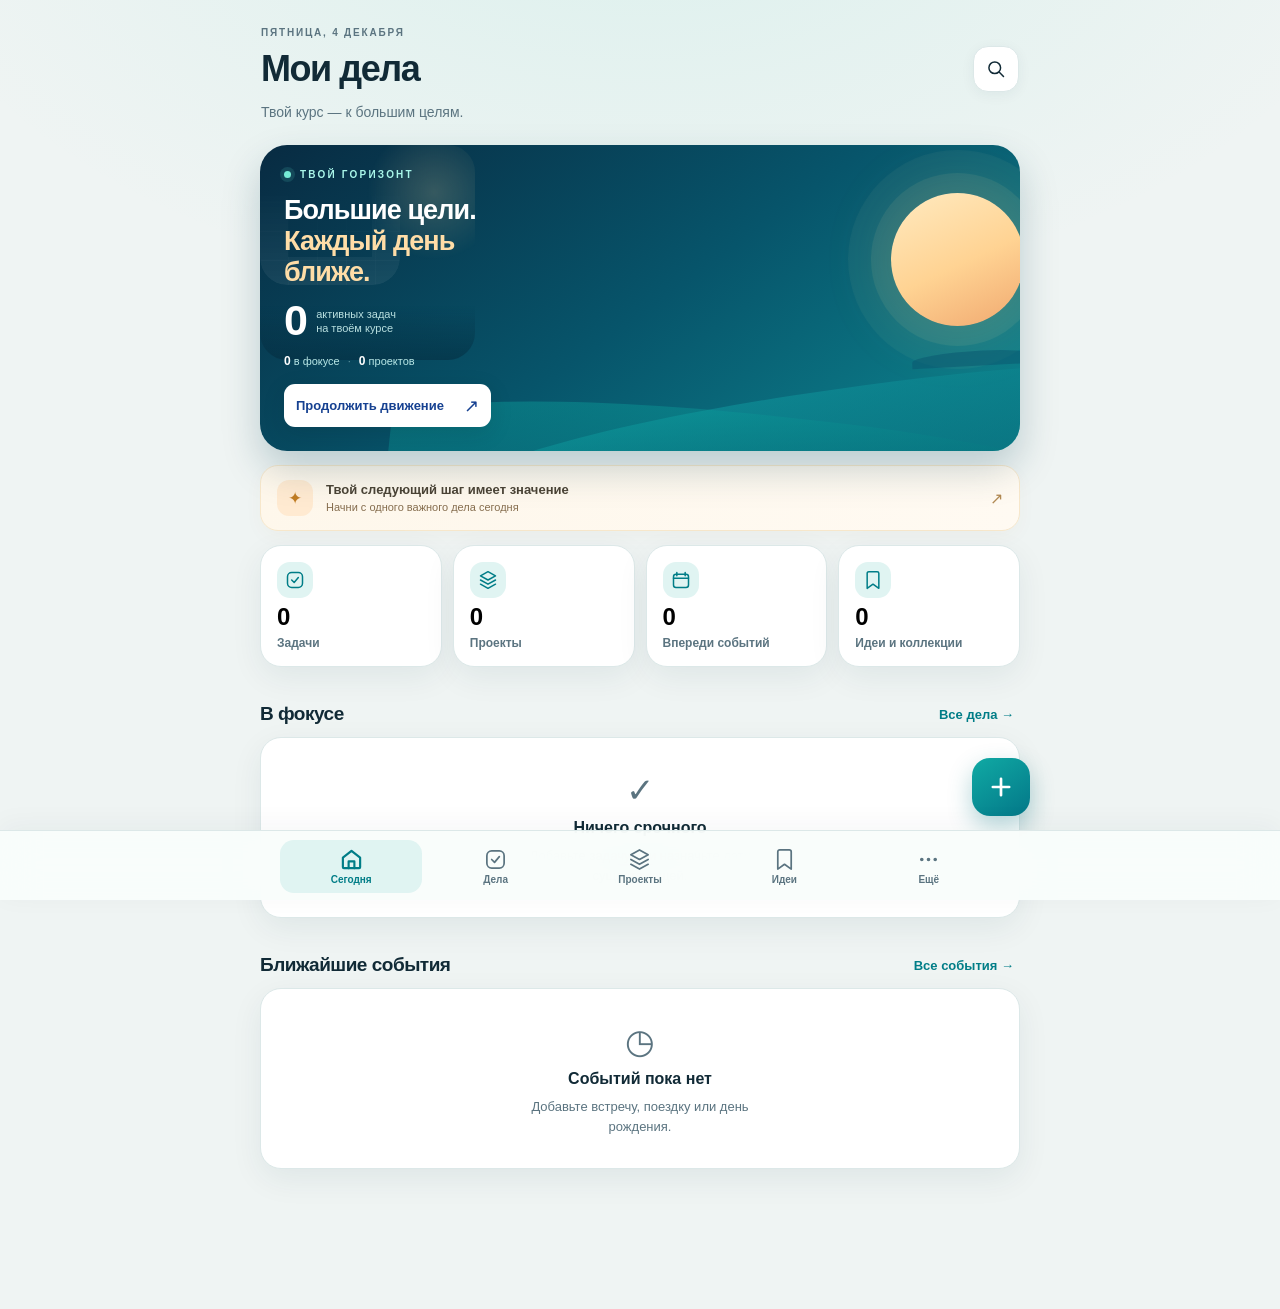
<file: index.html>
<!doctype html>
<html lang="ru">
<head>
  <meta charset="utf-8">
  <meta name="viewport" content="width=device-width, initial-scale=1, viewport-fit=cover, user-scalable=no">
  <meta name="theme-color" content="#eff4f3" media="(prefers-color-scheme: light)">
  <meta name="theme-color" content="#071923" media="(prefers-color-scheme: dark)">
  <meta name="apple-mobile-web-app-capable" content="yes">
  <meta name="apple-mobile-web-app-status-bar-style" content="default">
  <meta name="apple-mobile-web-app-title" content="Мои дела">
  <meta name="description" content="Личные задачи, проекты, события и идеи. Данные остаются на вашем устройстве.">
  <link rel="manifest" href="./manifest.webmanifest">
  <link rel="apple-touch-icon" href="./apple-touch-icon.png">
  <link rel="icon" type="image/svg+xml" href="./icon.svg">
  <link rel="stylesheet" href="./styles.css">
  <title>Мои дела · Solar Horizon</title>
</head>
<body>
  <div id="app" aria-live="polite"></div>
  <div id="toast" role="status" aria-live="polite"></div>
  <svg xmlns="http://www.w3.org/2000/svg" aria-hidden="true" style="position:absolute;width:0;height:0;overflow:hidden">
    <symbol id="i-home" viewBox="0 0 24 24"><path d="m3 10 9-7 9 7v10a1 1 0 0 1-1 1H4a1 1 0 0 1-1-1z"/><path d="M9 21v-7h6v7"/></symbol>
    <symbol id="i-checks" viewBox="0 0 24 24"><rect x="3" y="3" width="18" height="18" rx="5"/><path d="m8 12 3 3 5-6"/></symbol>
    <symbol id="i-layers" viewBox="0 0 24 24"><path d="m12 2 9 5-9 5-9-5 9-5Z"/><path d="m3 12 9 5 9-5M3 17l9 5 9-5"/></symbol>
    <symbol id="i-bookmark" viewBox="0 0 24 24"><path d="M5 4a2 2 0 0 1 2-2h10a2 2 0 0 1 2 2v18l-7-5-7 5V4Z"/></symbol>
    <symbol id="i-more" viewBox="0 0 24 24"><circle cx="5" cy="12" r="1"/><circle cx="12" cy="12" r="1"/><circle cx="19" cy="12" r="1"/></symbol>
    <symbol id="i-plus" viewBox="0 0 24 24"><path d="M12 5v14M5 12h14"/></symbol>
    <symbol id="i-search" viewBox="0 0 24 24"><circle cx="10.5" cy="10.5" r="7"/><path d="m16 16 5 5"/></symbol>
    <symbol id="i-calendar" viewBox="0 0 24 24"><rect x="3" y="5" width="18" height="16" rx="3"/><path d="M7 3v4M17 3v4M3 10h18"/></symbol>
    <symbol id="i-chevron" viewBox="0 0 24 24"><path d="m9 5 7 7-7 7"/></symbol>
    <symbol id="i-close" viewBox="0 0 24 24"><path d="M18 6 6 18M6 6l12 12"/></symbol>
    <symbol id="i-filter" viewBox="0 0 24 24"><path d="M4 7h16M7 12h10M10 17h4"/></symbol>
    <symbol id="i-upload" viewBox="0 0 24 24"><path d="M12 16V3m-5 5 5-5 5 5M4 16v4h16v-4"/></symbol>
    <symbol id="i-download" viewBox="0 0 24 24"><path d="M12 3v13m-5-5 5 5 5-5M4 17v4h16v-4"/></symbol>
    <symbol id="i-lock" viewBox="0 0 24 24"><rect x="4" y="10" width="16" height="12" rx="3"/><path d="M8 10V7a4 4 0 0 1 8 0v3"/></symbol>
    <symbol id="i-sun" viewBox="0 0 24 24"><circle cx="12" cy="12" r="4"/><path d="M12 2v2m0 16v2M4.93 4.93l1.42 1.42m11.3 11.3 1.42 1.42M2 12h2m16 0h2M4.93 19.07l1.42-1.42m11.3-11.3 1.42-1.42"/></symbol>
    <symbol id="i-arrow" viewBox="0 0 24 24"><path d="M7 17 17 7M8 7h9v9"/></symbol>
    <symbol id="i-list" viewBox="0 0 24 24"><path d="M8 6h13M8 12h13M8 18h13M3 6h.01M3 12h.01M3 18h.01"/></symbol>
    <symbol id="i-info" viewBox="0 0 24 24"><circle cx="12" cy="12" r="10"/><path d="M12 11v6M12 7h.01"/></symbol>
  </svg>
  <script src="./app.js?v=1.2.0-beta" defer></script>
  <script src="./sync.js?v=1.2.0-beta" defer></script>
</body>
</html>
</file>
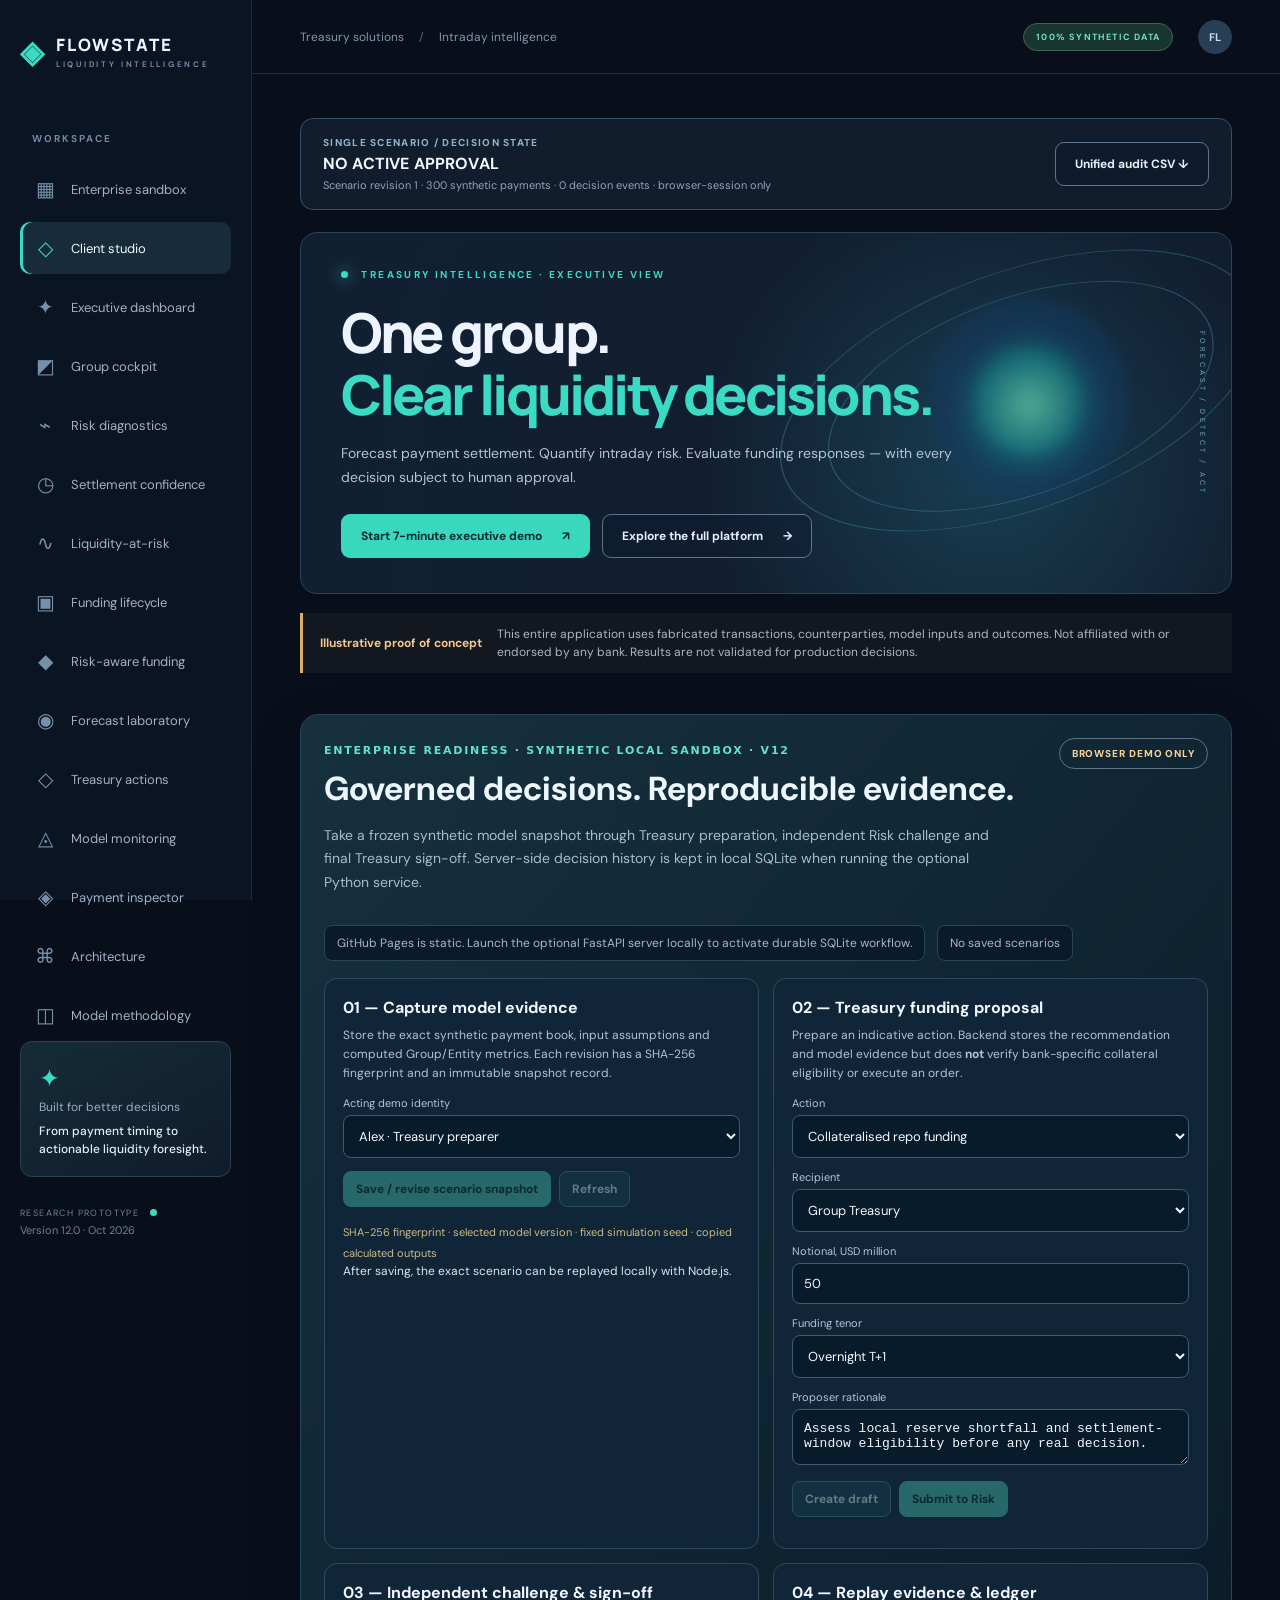
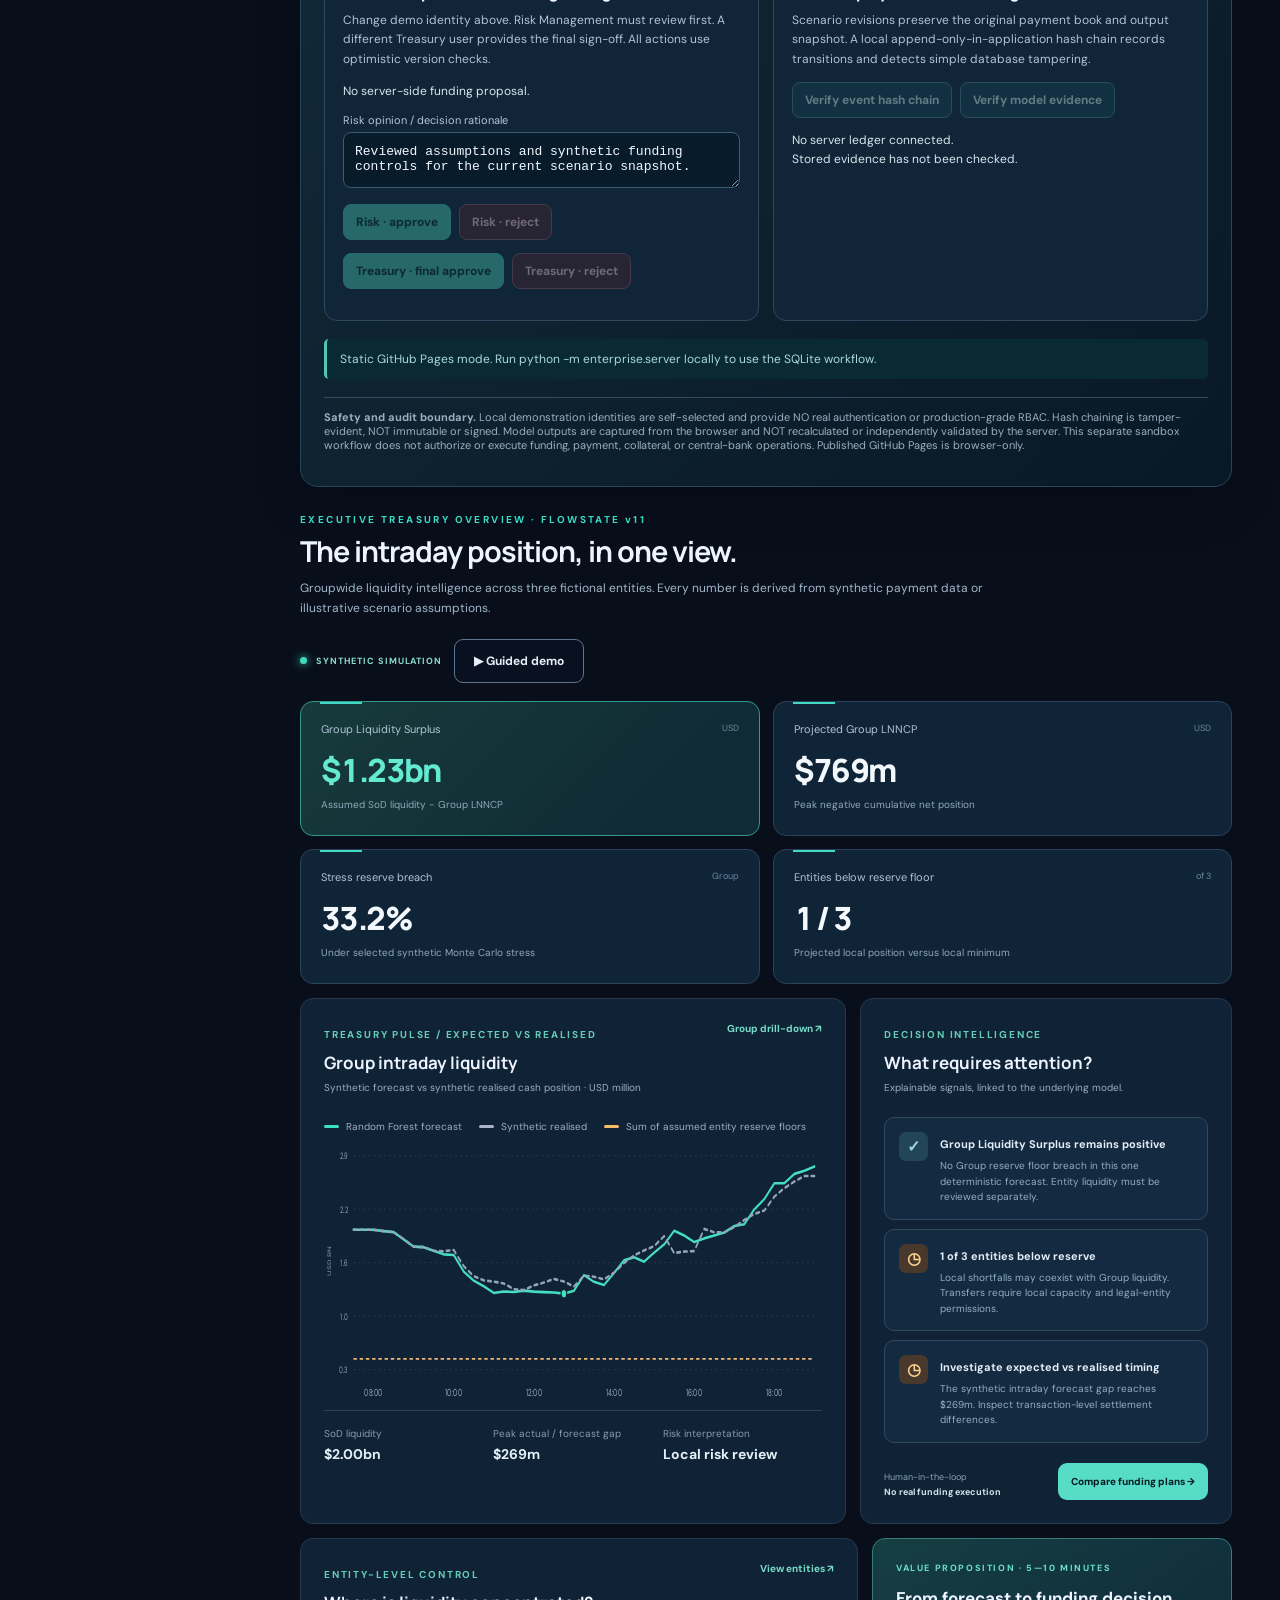
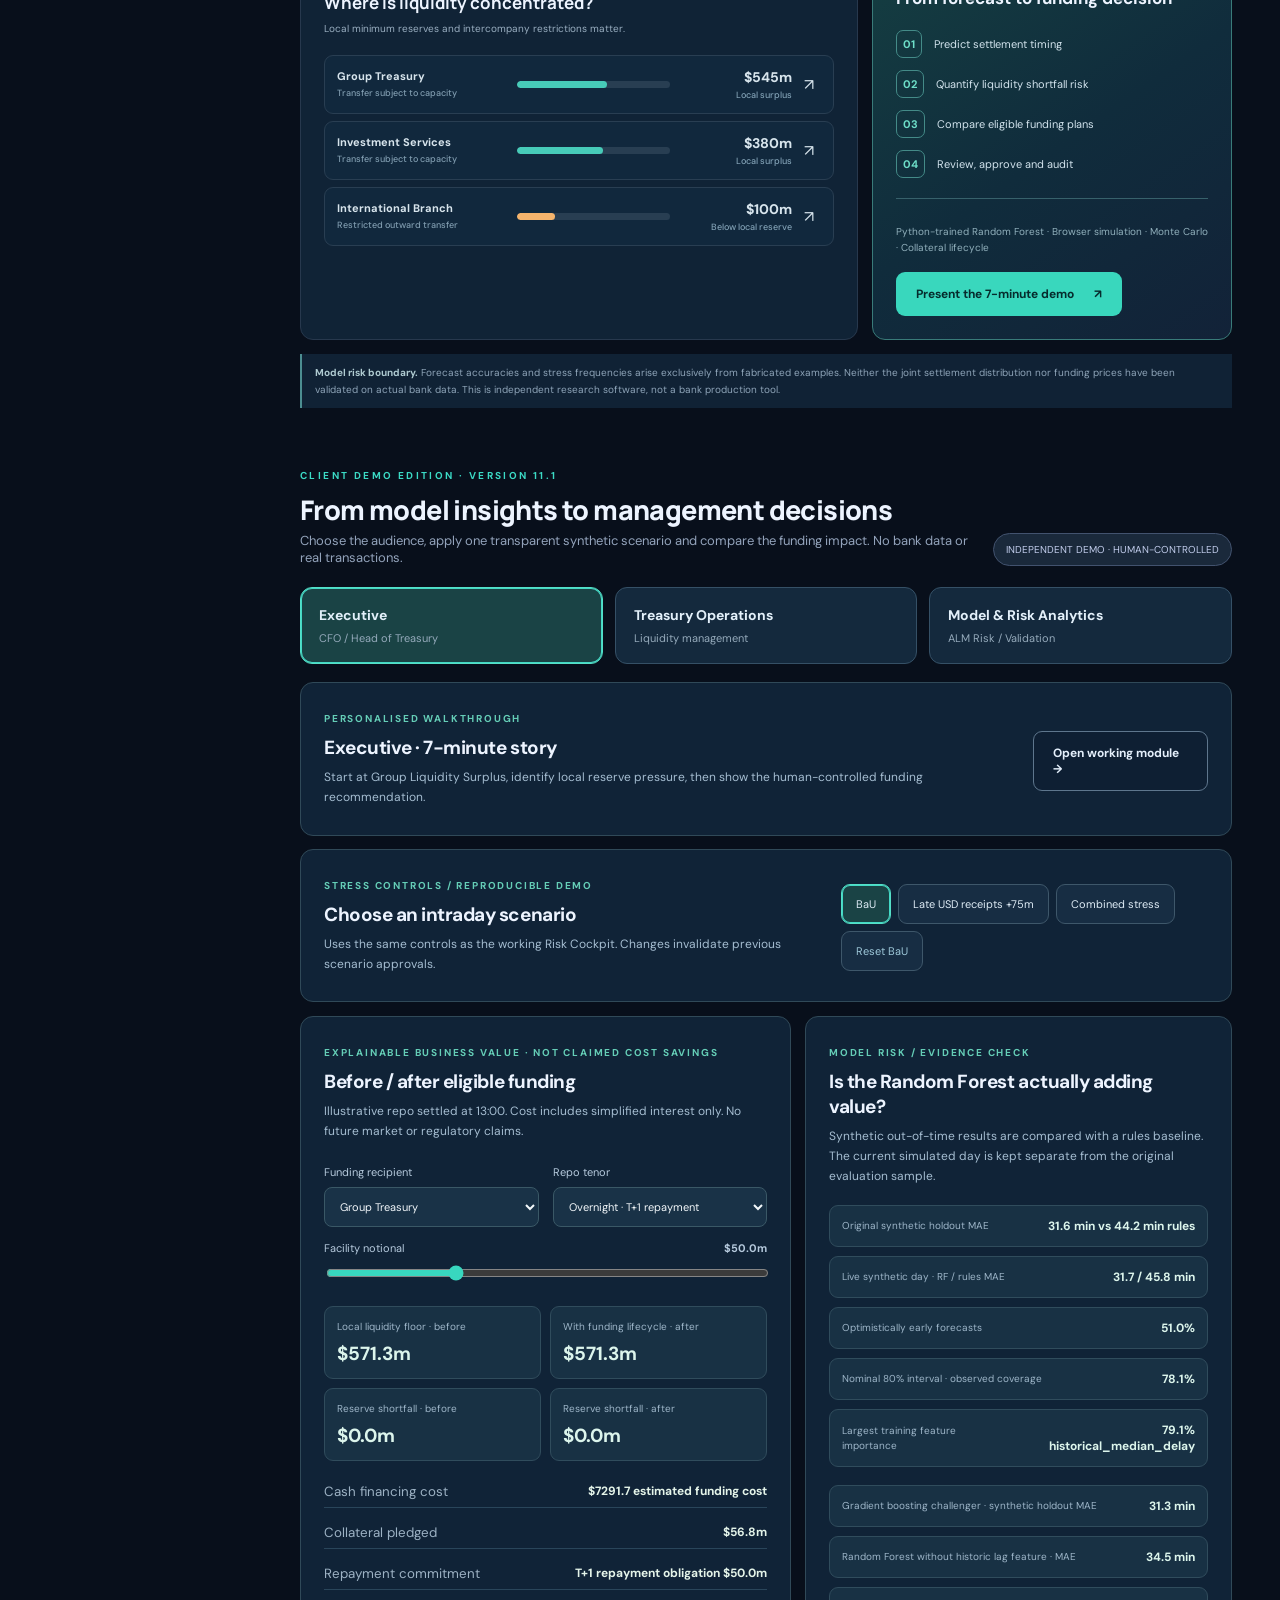
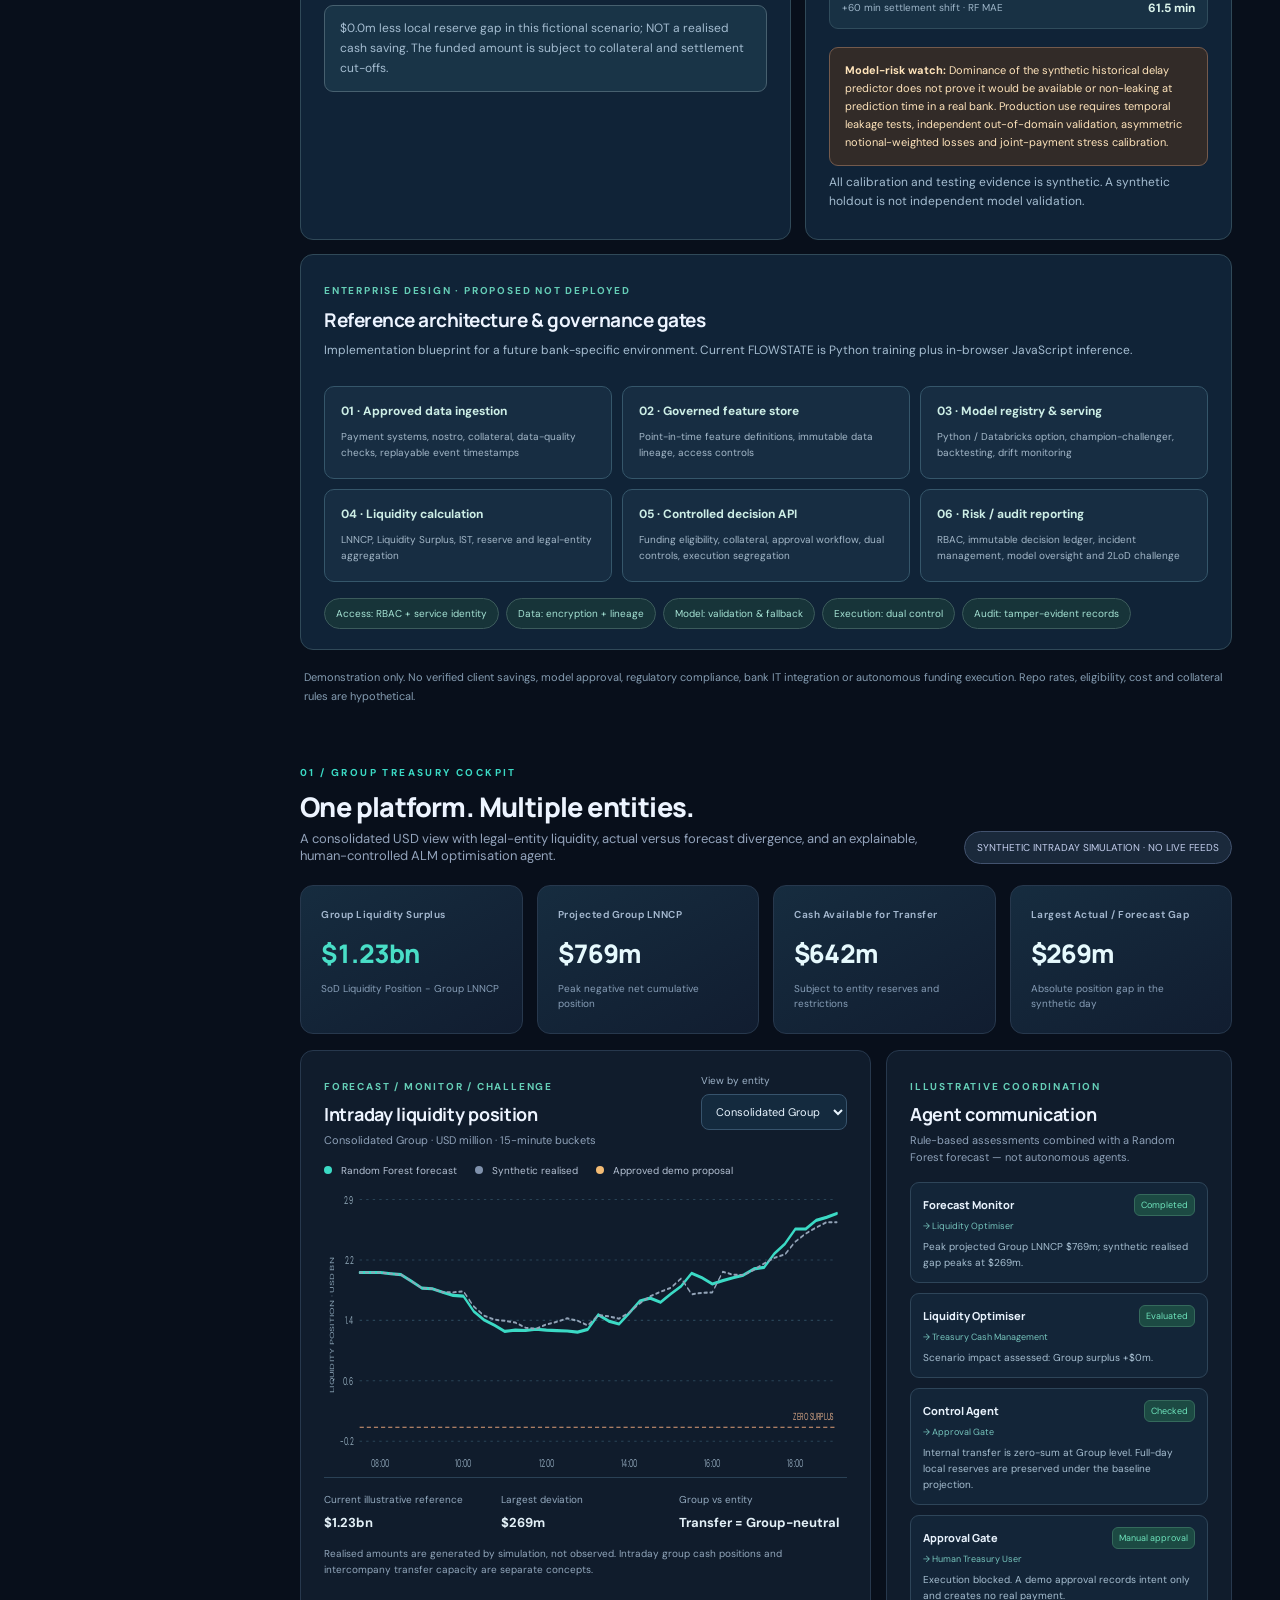
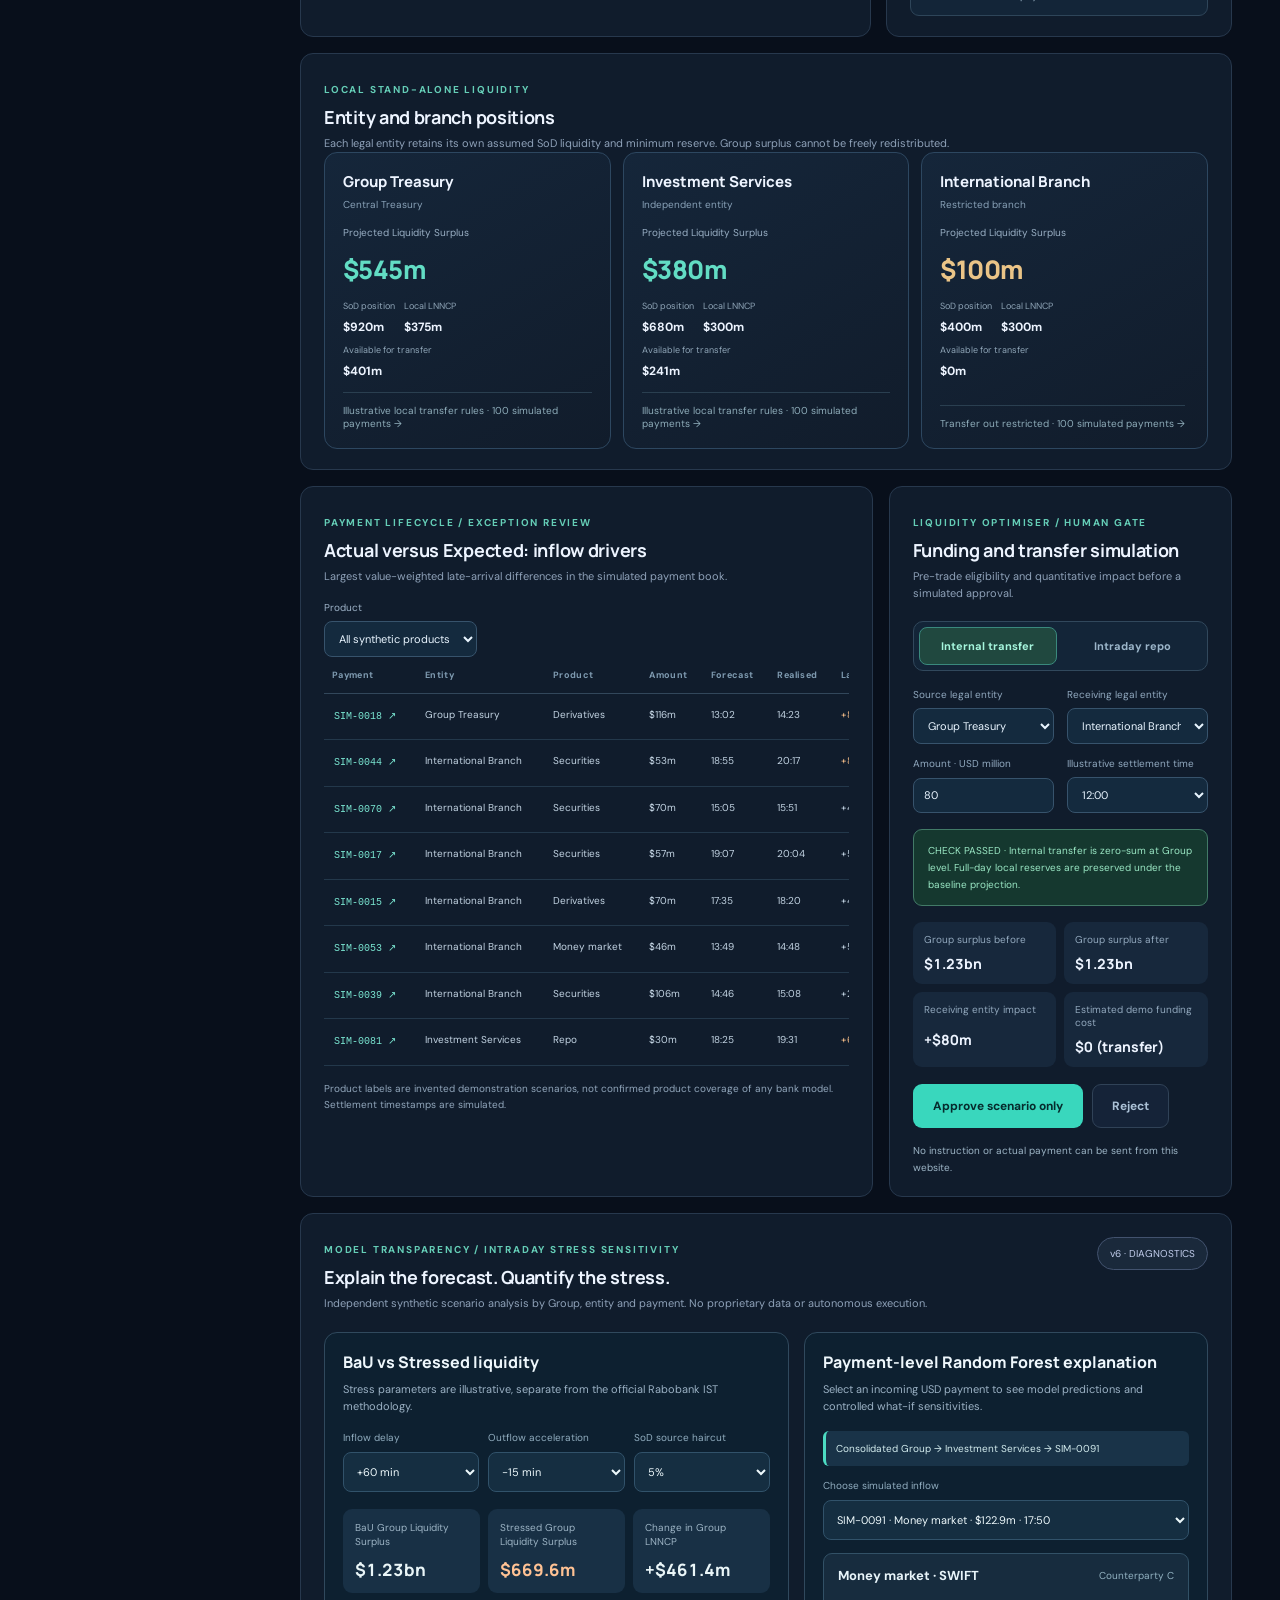
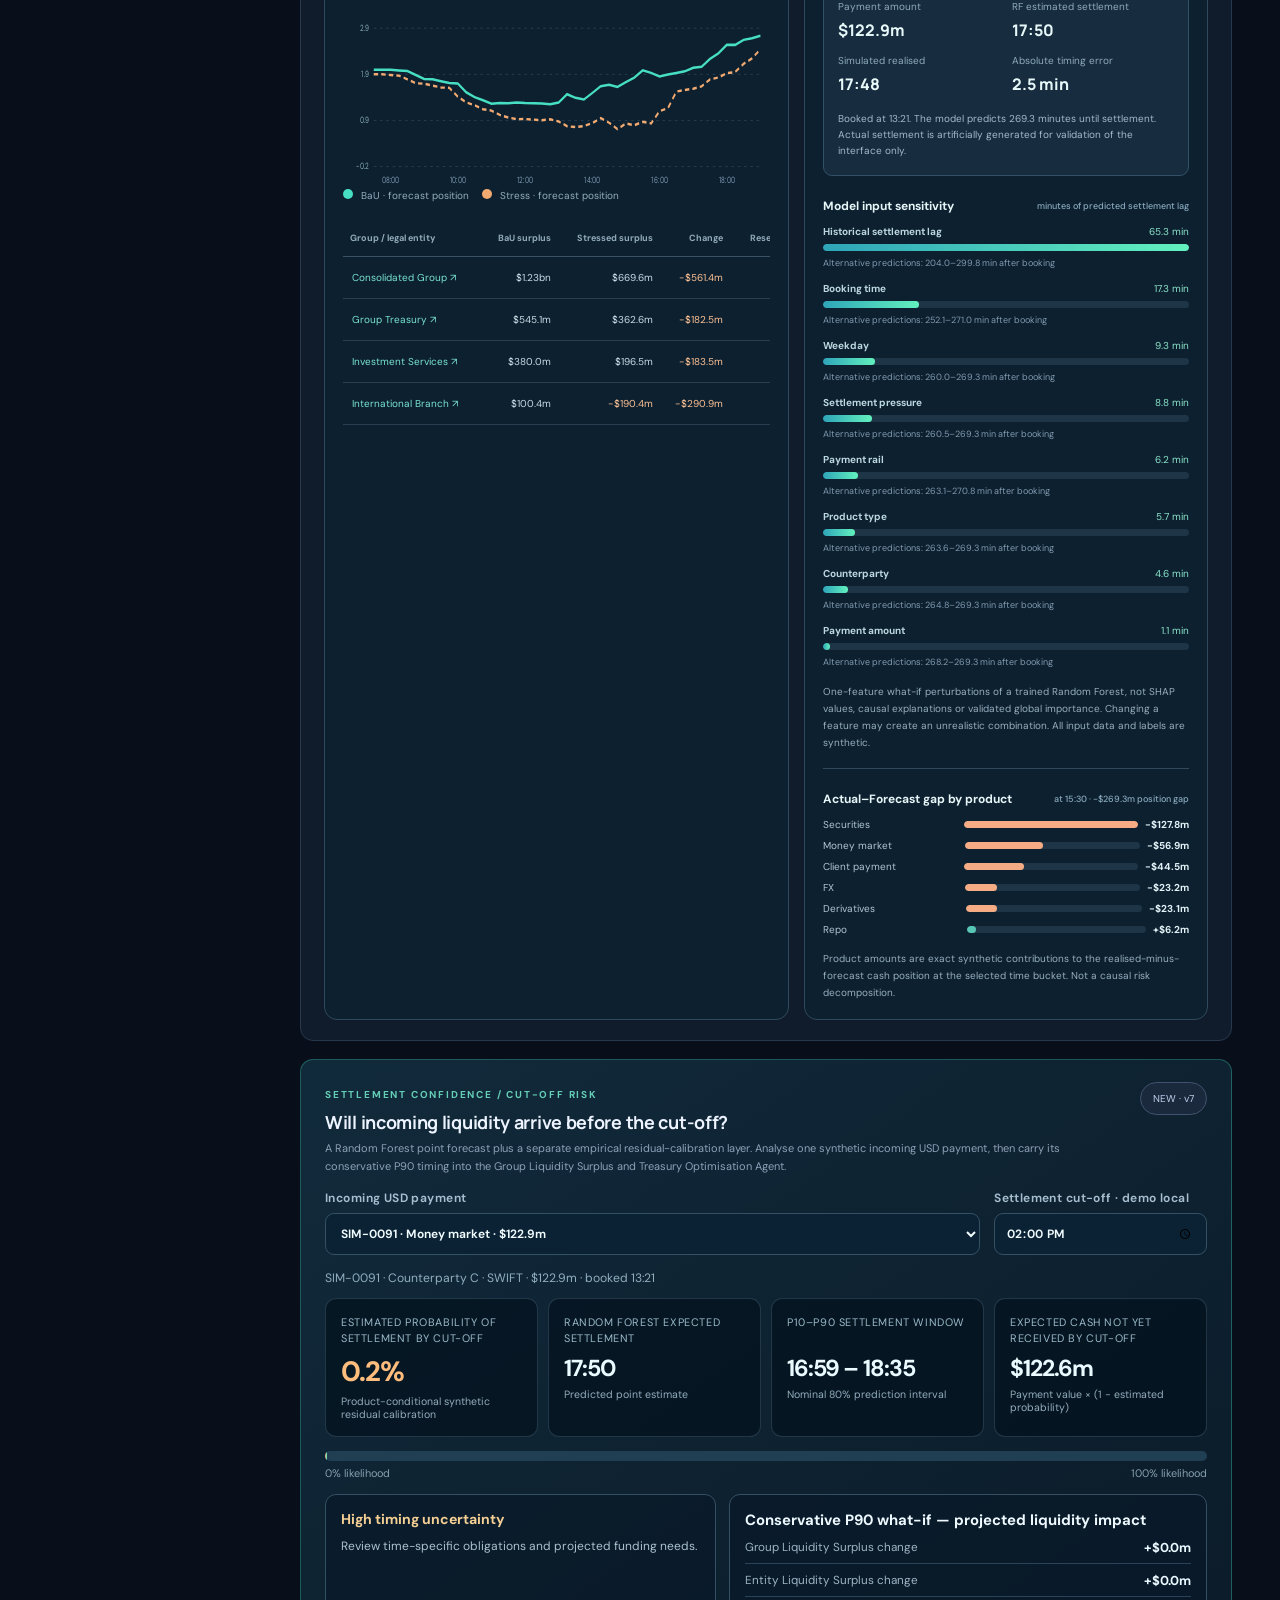
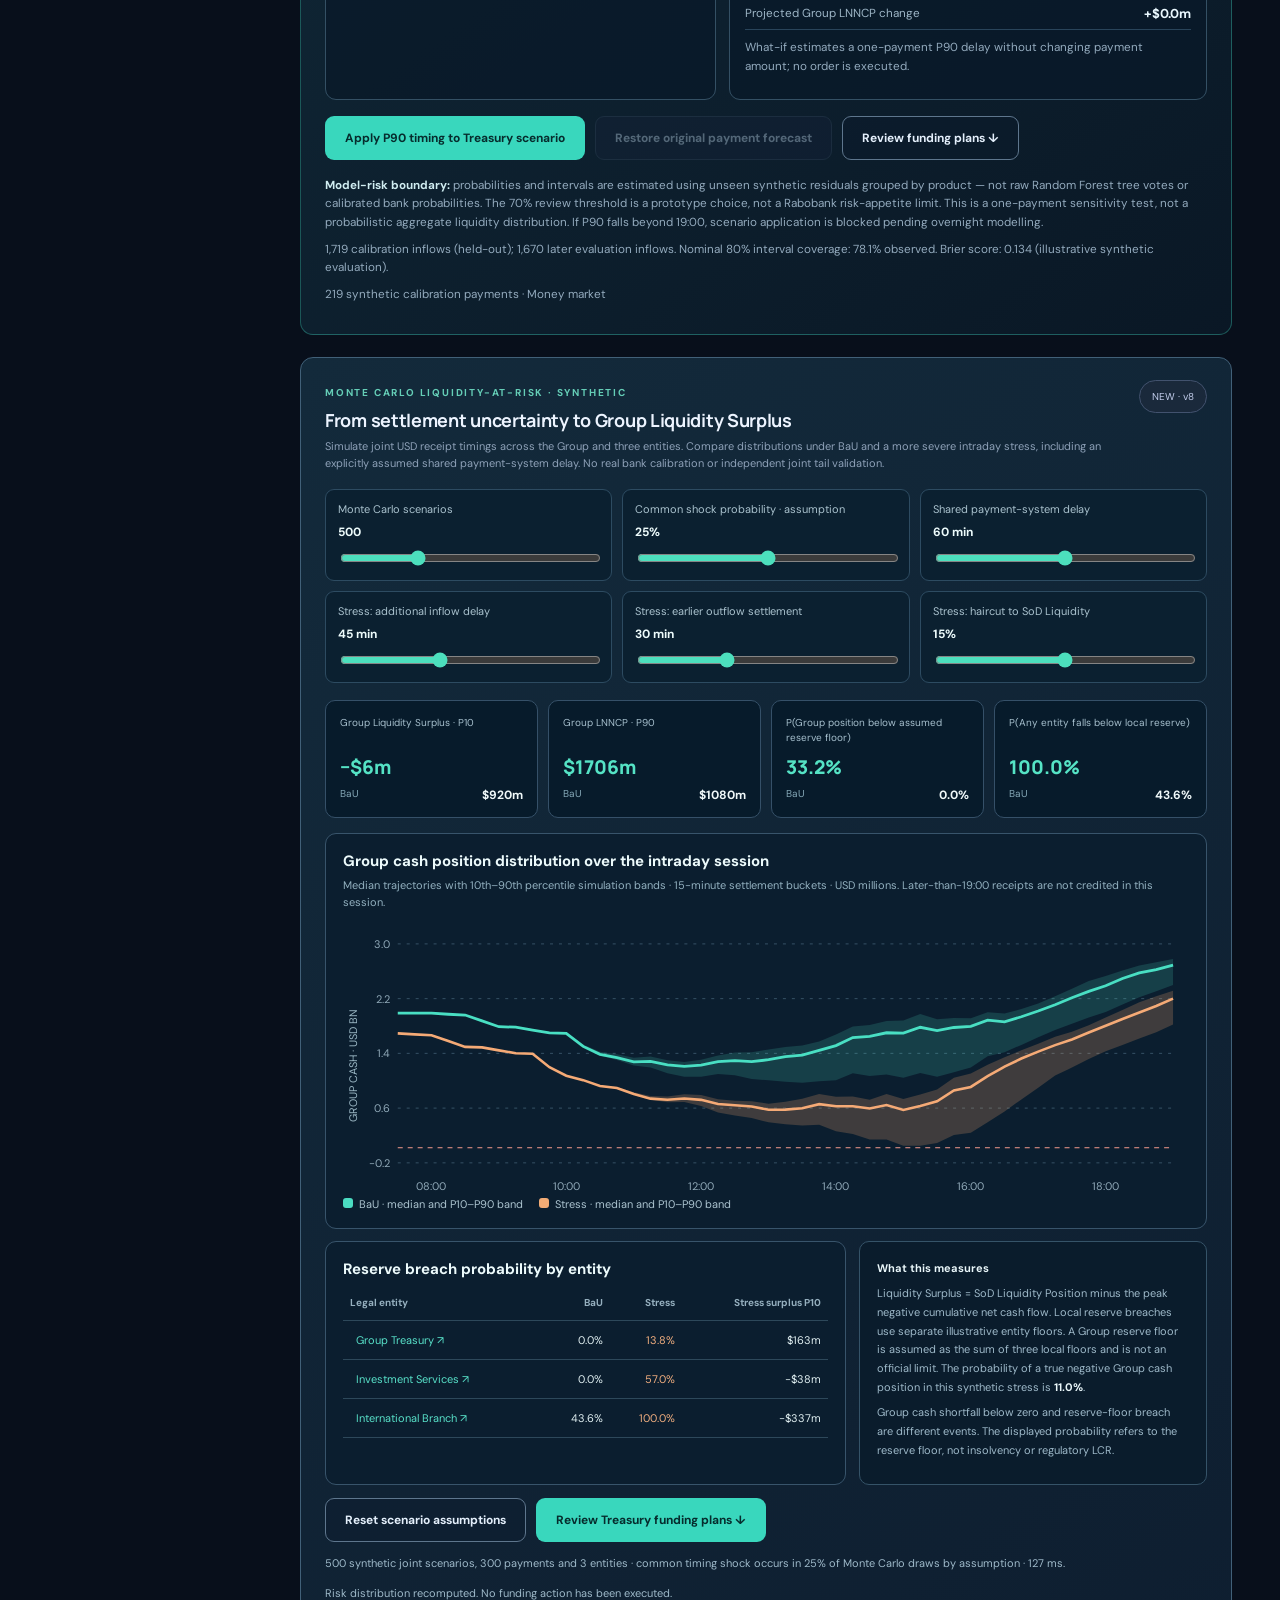
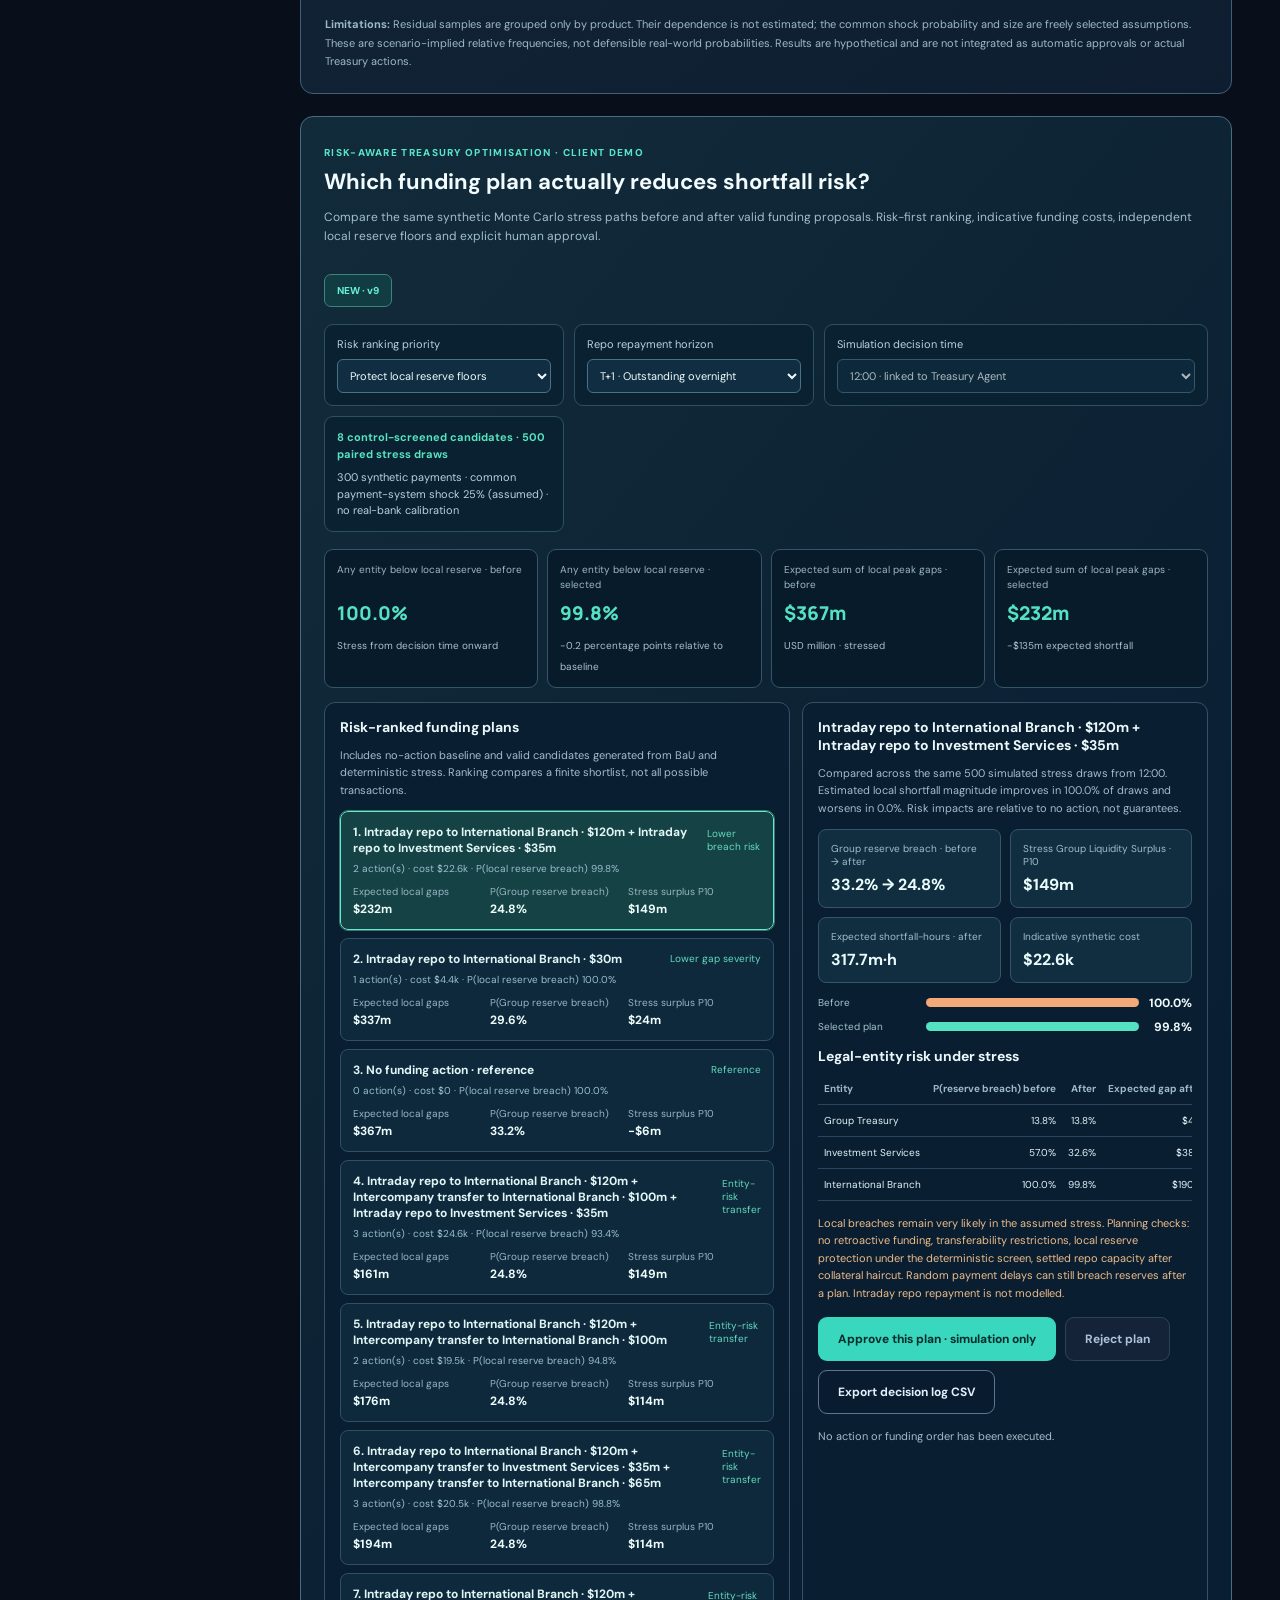
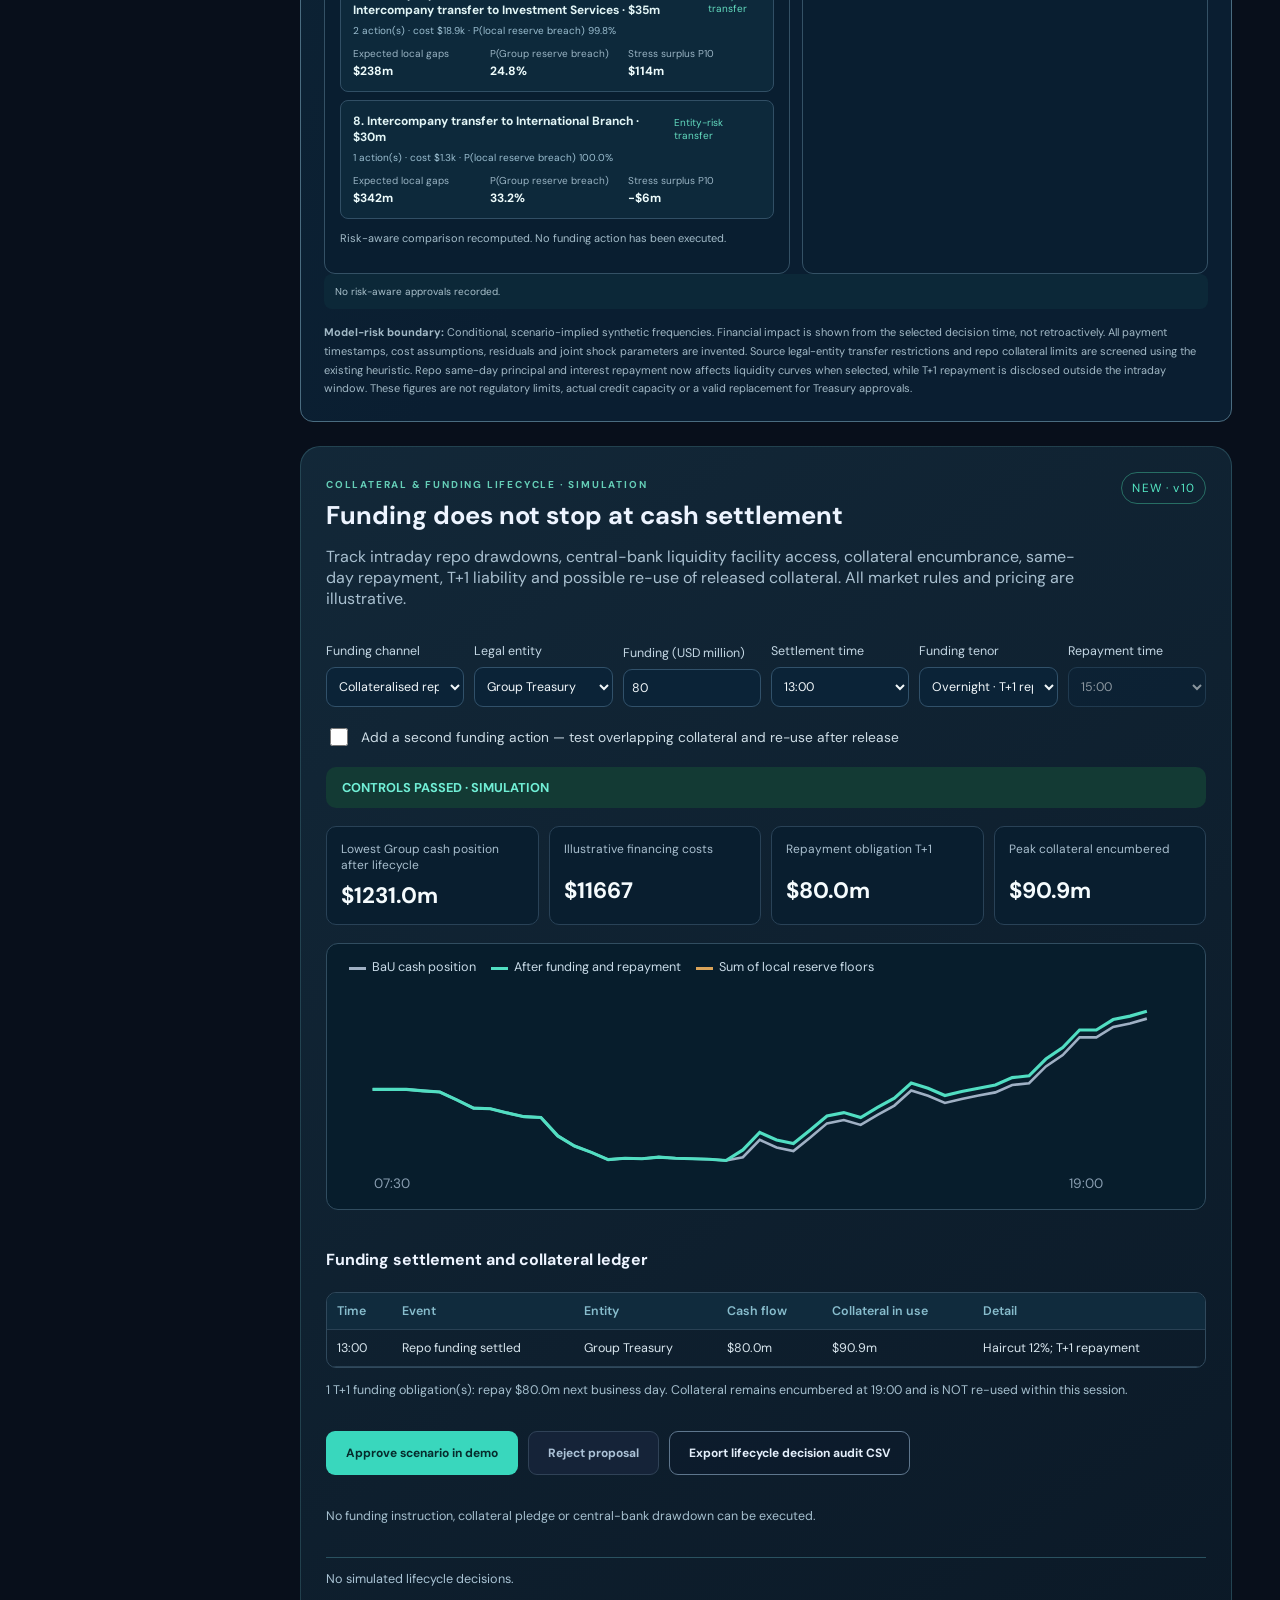
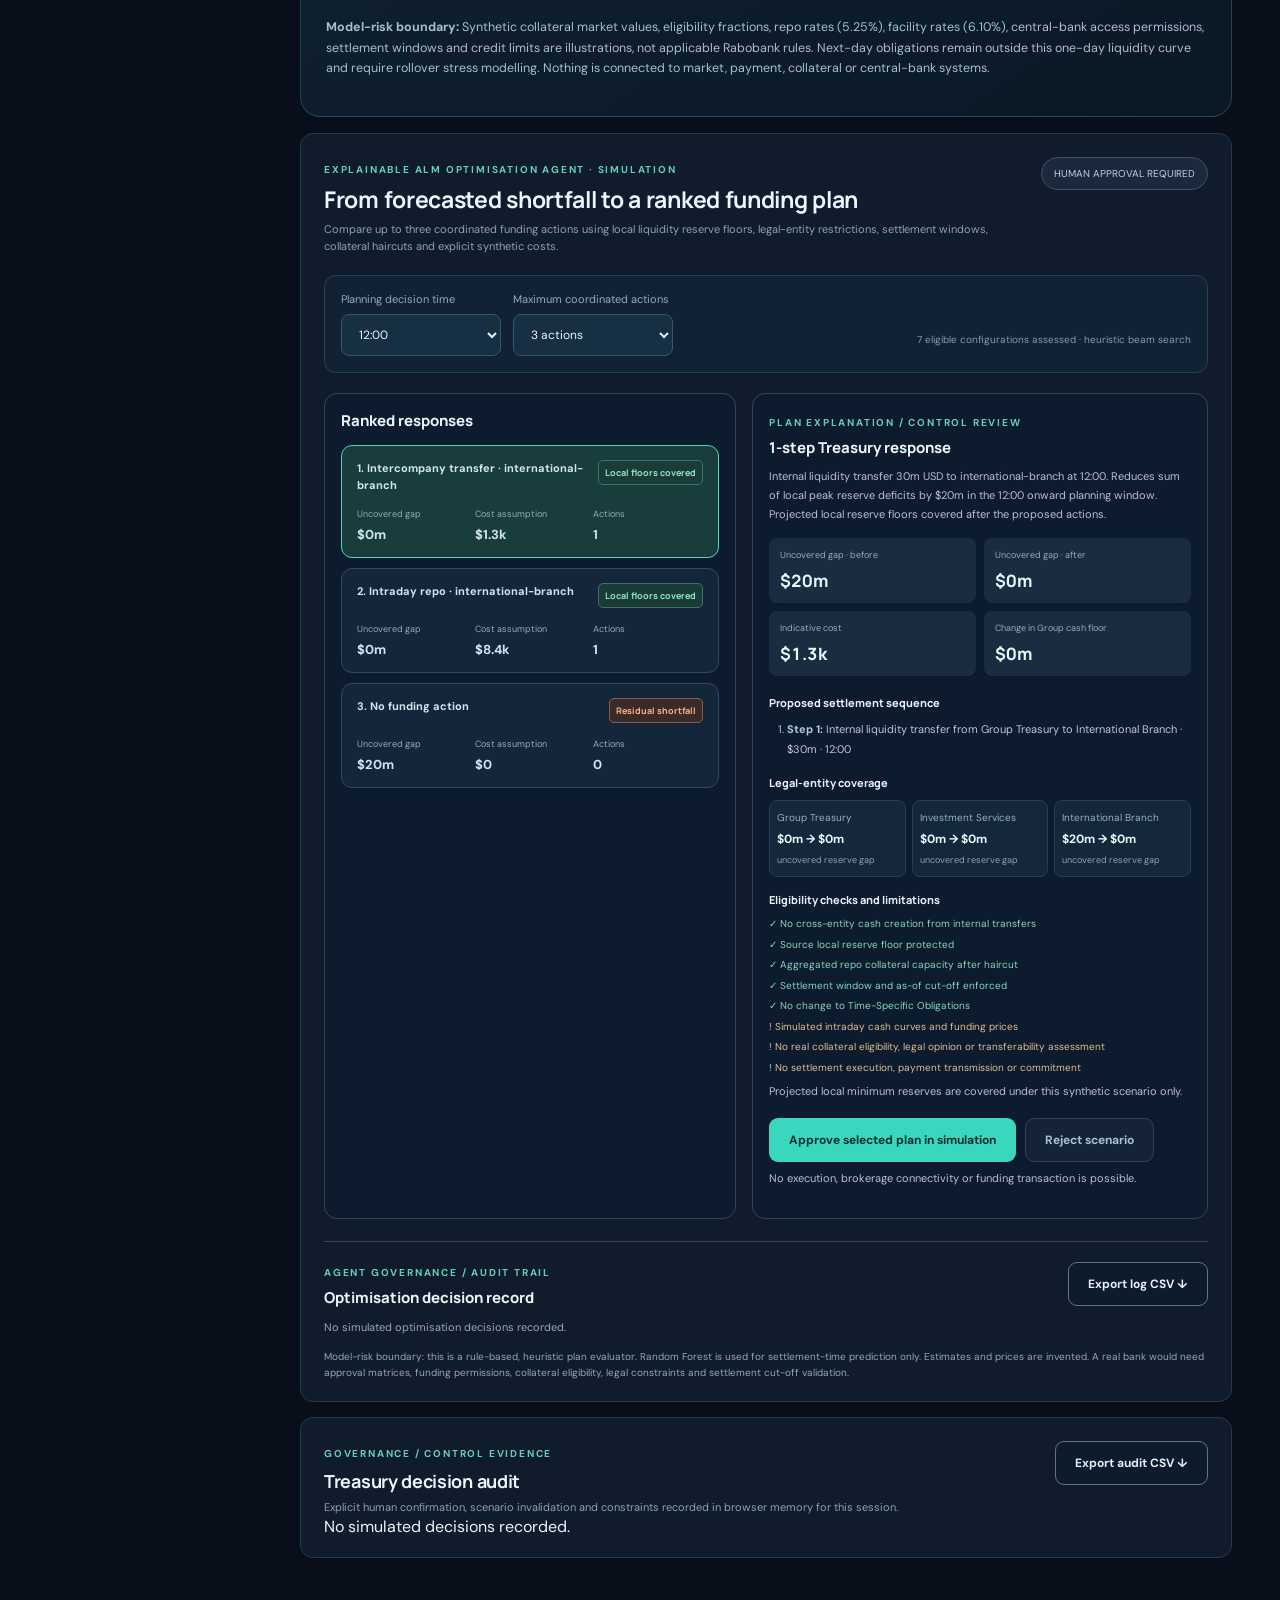
<file: intraday-liquidity-lab/index.html>
<!doctype html><html lang="en"><head>
<meta charset="utf-8"><meta name="viewport" content="width=device-width, initial-scale=1"><meta name="theme-color" content="#0b1220">
<meta name="description" content="A fully synthetic, interactive intraday liquidity forecasting and treasury risk management laboratory, powered by a real Random Forest model.">
<title>FLOWSTATE | Intraday Liquidity Intelligence Lab</title>
<link rel="stylesheet" href="styles.css">
<link rel="stylesheet" href="cockpit.css">
<link rel="stylesheet" href="optimiser.css">
<link rel="stylesheet" href="diagnostics.css">
<link rel="stylesheet" href="confidence.css">
<link rel="stylesheet" href="distribution.css">
<link rel="stylesheet" href="risk-plan.css">
<link rel="stylesheet" href="funding-lifecycle.css">
<link rel="stylesheet" href="executive.css">
<link rel="stylesheet" href="client-studio.css">
<link rel="stylesheet" href="decision-state.css">
<link rel="stylesheet" href="enterprise.css">
<link rel="icon" type="image/svg+xml" href="favicon.svg">
</head><body>
<div class="site-shell">
<aside class="sidebar">
  <a href="#executive" class="brand"><span class="brand-mark">◈</span><span>FLOWSTATE<small>LIQUIDITY INTELLIGENCE</small></span></a>
  <div class="side-label">WORKSPACE</div>
  <nav class="side-nav" aria-label="Page sections">
    <a class="side-link" href="#enterprise-readiness"><span>▦</span> Enterprise sandbox</a>
    <a class="side-link active" href="#client-studio"><span>◇</span> Client studio</a>
    <a class="side-link" href="#executive"><span>✦</span> Executive dashboard</a>
    <a class="side-link" href="#group-cockpit"><span>◩</span> Group cockpit</a>
    <a class="side-link" href="#risk-diagnostics"><span>⌁</span> Risk diagnostics</a>
    <a class="side-link" href="#settlement-confidence"><span>◷</span> Settlement confidence</a>
    <a class="side-link" href="#mc-distribution"><span>∿</span> Liquidity-at-risk</a>
    <a class="side-link" href="#funding-lifecycle"><span>▣</span> Funding lifecycle</a>
    <a class="side-link" href="#risk-aware-plans"><span>◆</span> Risk-aware funding</a>
    <a class="side-link" href="#simulator"><span>◉</span> Forecast laboratory</a>
    <a class="side-link" href="#risk-decisions"><span>◇</span> Treasury actions</a>
    <a class="side-link" href="#monitoring"><span>◬</span> Model monitoring</a>
    <a class="side-link" href="#inspector"><span>◈</span> Payment inspector</a>
    <a class="side-link" href="#architecture"><span>⌘</span> Architecture</a>
    <a class="side-link" href="#methodology"><span>◫</span> Model methodology</a>
  </nav>
  <div class="side-card"><span class="side-card-icon">✦</span><div>Built for better decisions<strong>From payment timing to actionable liquidity foresight.</strong></div></div>
  <div class="side-bottom">RESEARCH PROTOTYPE <span class="blip"></span><br><small>Version 12.0 · Oct 2026</small></div>
</aside>
<main class="main" id="overview">
<header class="topbar"><div class="breadcrumbs">Treasury solutions <span>/</span> Intraday intelligence</div><div class="top-actions"><span class="privacy-indicator">100% SYNTHETIC DATA</span><span class="avatar">FL</span></div></header>
<div class="content">
<section class="ds-strip" aria-label="Scenario and decision governance" id="decision-governance"><div><span class="ds-label">SINGLE SCENARIO / DECISION STATE</span><strong id="ds-status">Awaiting simulation</strong><small id="ds-meta">All approvals are local browser simulations · no external execution</small></div><div class="ds-actions"><button id="ds-audit" type="button" class="btn outline">Unified audit CSV ↓</button></div></section>
<section class="hero ex-hero"><div class="hero-copy"><div class="eyebrow"><span class="pulse"></span> TREASURY INTELLIGENCE · EXECUTIVE VIEW</div><h1>One group.<br><em>Clear liquidity decisions.</em></h1><p>Forecast payment settlement. Quantify intraday risk. Evaluate funding responses — with every decision subject to human approval.</p><div class="hero-actions"><button id="ex-launch" type="button" class="btn primary">Start 7-minute executive demo <span>↗</span></button><a href="#group-cockpit" class="btn outline">Explore the full platform <span>→</span></a></div></div><div class="hero-art" aria-hidden="true"><div class="orb orb-a"></div><div class="orb orb-b"></div><div class="orb-ring r1"></div><div class="orb-ring r2"></div><div class="hero-vertical">FORECAST / DETECT / ACT</div></div></section>
<div class="disclosure"><strong>Illustrative proof of concept</strong><span>This entire application uses fabricated transactions, counterparties, model inputs and outcomes. Not affiliated with or endorsed by any bank. Results are not validated for production decisions.</span></div>


<section class="section ent-shell" id="enterprise-readiness" aria-labelledby="ent-title">
 <div class="ent-head"><div><span class="ent-label">ENTERPRISE READINESS · SYNTHETIC LOCAL SANDBOX · V12</span><h2 id="ent-title">Governed decisions. Reproducible evidence.</h2><p>Take a frozen synthetic model snapshot through Treasury preparation, independent Risk challenge and final Treasury sign-off. Server-side decision history is kept in local SQLite when running the optional Python service.</p></div><span id="ent-service" class="ent-status">BROWSER DEMO ONLY</span></div>
 <div class="ent-stats"><span id="ent-status-details">Connecting to local sandbox…</span><span id="ent-counts">No saved scenarios</span></div>
 <div class="ent-grid">
  <div class="ent-panel"><h3>01 — Capture model evidence</h3><p>Store the exact synthetic payment book, input assumptions and computed Group/Entity metrics. Each revision has a SHA-256 fingerprint and an immutable snapshot record.</p>
   <label>Acting demo identity<select id="ent-actor"><option value="treasury_alex">Alex · Treasury preparer</option><option value="risk_morgan">Morgan · Risk Management</option><option value="treasury_chris">Chris · Treasury approver</option><option value="risk_sam">Sam · Risk Management</option></select></label>
   <div class="ent-buttons"><button id="ent-capture" class="ent-button primary" type="button" disabled>Save / revise scenario snapshot</button><button id="ent-refresh" class="ent-button" type="button" disabled>Refresh</button></div>
   <span class="ent-footprint">SHA-256 fingerprint · selected model version · fixed simulation seed · copied calculated outputs</span><div id="ent-replay-hint" class="ent-workflow">After saving, the exact scenario can be replayed locally with Node.js.</div>
  </div>
  <div class="ent-panel"><h3>02 — Treasury funding proposal</h3><p>Prepare an indicative action. Backend stores the recommendation and model evidence but does <strong>not</strong> verify bank-specific collateral eligibility or execute an order.</p>
   <label>Action<select id="ent-action"><option value="repo">Collateralised repo funding</option><option value="transfer">Intercompany liquidity transfer</option></select></label>
   <label>Recipient<select id="ent-entity"><option value="group-treasury">Group Treasury</option><option value="investment-bank">Investment Services</option><option value="international-branch">International Branch</option></select></label>
   <label>Notional, USD million<input id="ent-amount" type="number" min="1" max="150" step="5" value="50"/></label>
   <label>Funding tenor<select id="ent-tenor"><option value="overnight">Overnight T+1</option><option value="same_day">Same-day repayment</option></select></label>
   <label>Proposer rationale<textarea id="ent-note" rows="2">Assess local reserve shortfall and settlement-window eligibility before any real decision.</textarea></label>
   <div class="ent-buttons"><button id="ent-draft" class="ent-button" type="button" disabled>Create draft</button><button id="ent-submit" class="ent-button primary" type="button" disabled>Submit to Risk</button></div>
  </div>
  <div class="ent-panel"><h3>03 — Independent challenge & sign-off</h3><p>Change demo identity above. Risk Management must review first. A different Treasury user provides the final sign-off. All actions use optimistic version checks.</p>
   <div class="ent-workflow" id="ent-workflow">No server-side funding proposal.</div>
   <label>Risk opinion / decision rationale<textarea id="ent-review-note" rows="2">Reviewed assumptions and synthetic funding controls for the current scenario snapshot.</textarea></label>
   <div class="ent-buttons"><button id="ent-risk-approve" class="ent-button primary" type="button" disabled>Risk · approve</button><button id="ent-risk-reject" class="ent-button negative" type="button" disabled>Risk · reject</button></div>
   <div class="ent-buttons"><button id="ent-treasury-approve" class="ent-button primary" type="button" disabled>Treasury · final approve</button><button id="ent-treasury-reject" class="ent-button negative" type="button" disabled>Treasury · reject</button></div>
  </div>
  <div class="ent-panel"><h3>04 — Replay evidence & ledger</h3><p>Scenario revisions preserve the original payment book and output snapshot. A local append-only-in-application hash chain records transitions and detects simple database tampering.</p>
   <div class="ent-buttons"><button id="ent-verify" class="ent-button" type="button" disabled>Verify event hash chain</button><button id="ent-evidence" class="ent-button" type="button" disabled>Verify model evidence</button></div>
   <div id="ent-ledger-status" class="ent-workflow">No server ledger connected.</div>
   <div class="ent-workflow" id="ent-evidence-status">Stored evidence has not been checked.</div><div class="ent-ledger" id="ent-ledger-rows" aria-live="polite"></div>
  </div>
 </div>
 <div class="ent-message" id="ent-message" role="status">Connect the optional localhost API to activate enterprise workflow.</div>
 <p class="ent-limits"><b>Safety and audit boundary.</b> Local demonstration identities are self-selected and provide NO real authentication or production-grade RBAC. Hash chaining is tamper-evident, NOT immutable or signed. Model outputs are captured from the browser and NOT recalculated or independently validated by the server. This separate sandbox workflow does not authorize or execute funding, payment, collateral, or central-bank operations. Published GitHub Pages is browser-only.</p>
</section>

<section class="section ex-section" id="executive" aria-labelledby="ex-title">
 <div class="ex-heading"><div><div class="overline">EXECUTIVE TREASURY OVERVIEW · FLOWSTATE v11</div><h2 id="ex-title">The intraday position, in one view.</h2><p>Groupwide liquidity intelligence across three fictional entities. Every number is derived from synthetic payment data or illustrative scenario assumptions.</p></div><div class="ex-controls"><span class="ex-live"><i></i> SYNTHETIC SIMULATION</span><button id="ex-guide" class="btn outline" type="button">▶ Guided demo</button></div></div>
 <div class="ex-kpis" aria-label="Executive liquidity metrics">
  <article class="ex-kpi ex-kpi-accent"><div class="ex-kpi-label">Group Liquidity Surplus <span>USD</span></div><strong id="ex-surplus">—</strong><small>Assumed SoD liquidity − Group LNNCP</small></article>
  <article class="ex-kpi"><div class="ex-kpi-label">Projected Group LNNCP <span>USD</span></div><strong id="ex-lnncp">—</strong><small>Peak negative cumulative net position</small></article>
  <article class="ex-kpi"><div class="ex-kpi-label">Stress reserve breach <span>Group</span></div><strong id="ex-risk">—</strong><small id="ex-risk-label">Awaiting synthetic Monte Carlo</small></article>
  <article class="ex-kpi"><div class="ex-kpi-label">Entities below reserve floor <span>of 3</span></div><strong id="ex-entities-count">—</strong><small>Projected local position versus local minimum</small></article>
 </div>
 <div class="ex-grid">
  <div class="ex-chart-card panel"><div class="ex-panel-head"><div><span class="panel-kicker">TREASURY PULSE / EXPECTED VS REALISED</span><h3>Group intraday liquidity</h3><p>Synthetic forecast vs synthetic realised cash position · USD million</p></div><a href="#group-cockpit" class="ex-text-link">Group drill-down ↗</a></div>
    <div class="ex-legend"><span><i class="ex-dot forecast"></i> Random Forest forecast</span><span><i class="ex-dot realised"></i> Synthetic realised</span><span><i class="ex-dot reserve"></i> Sum of assumed entity reserve floors</span></div>
    <div id="ex-chart" class="ex-chart" role="img" aria-label="Synthetic group projected and realised intraday cash positions">Loading Group position…</div>
    <div class="ex-chart-metrics"><div><small>SoD liquidity</small><b id="ex-sod">—</b></div><div><small>Peak actual / forecast gap</small><b id="ex-gap">—</b></div><div><small>Risk interpretation</small><b id="ex-level">—</b></div></div>
  </div>
  <div class="ex-decisions panel"><div class="ex-panel-head"><div><span class="panel-kicker">DECISION INTELLIGENCE</span><h3>What requires attention?</h3><p>Explainable signals, linked to the underlying model.</p></div></div>
    <div id="ex-alerts" class="ex-alerts" aria-live="polite"><p>Waiting for payment scenario…</p></div>
    <div class="ex-decision-footer"><span>Human-in-the-loop<br><b>No real funding execution</b></span><a href="#risk-aware-plans" class="ex-cta-link">Compare funding plans →</a></div>
  </div>
 </div>
 <div class="ex-lower">
  <div class="ex-entity-panel panel"><div class="ex-panel-head"><div><span class="panel-kicker">ENTITY-LEVEL CONTROL</span><h3>Where is liquidity concentrated?</h3><p>Local minimum reserves and intercompany restrictions matter.</p></div><a class="ex-text-link" href="#group-cockpit">View entities ↗</a></div><div id="ex-entity-list" class="ex-entity-list"></div></div>
  <div class="ex-story-panel panel"><div class="ex-story-kicker">VALUE PROPOSITION · 5—10 MINUTES</div><h3>From forecast to funding decision</h3><div class="ex-value-steps"><span><b>01</b> Predict settlement timing</span><span><b>02</b> Quantify liquidity shortfall risk</span><span><b>03</b> Compare eligible funding plans</span><span><b>04</b> Review, approve and audit</span></div><div class="ex-story-bottom"><p>Python-trained Random Forest · Browser simulation · Monte Carlo · Collateral lifecycle</p><button id="ex-story-launch" class="btn primary" type="button">Present the 7-minute demo <span>↗</span></button></div></div>
 </div>
 <div class="ex-source-note"><b>Model risk boundary.</b> Forecast accuracies and stress frequencies arise exclusively from fabricated examples. Neither the joint settlement distribution nor funding prices have been validated on actual bank data. This is independent research software, not a bank production tool.</div>
</section>
<div class="ex-guide" id="ex-walkthrough" hidden role="dialog" aria-modal="false" aria-label="FLOWSTATE executive presentation guide">
  <div class="ex-guide-top"><div><span class="ex-guide-overline">CLIENT DEMONSTRATION · 7 MIN</span><strong id="ex-step-counter">01 / 05</strong></div><button id="ex-exit" type="button" aria-label="Close demo guide">×</button></div>
  <div class="ex-guide-progress" id="ex-progress" aria-hidden="true"></div>
  <div class="ex-guide-body"><h3 id="ex-guide-title">The intraday position</h3><p id="ex-guide-copy">Start with the consolidated USD liquidity position.</p><div id="ex-guide-evidence" class="ex-guide-evidence"></div></div>
  <div class="ex-guide-actions"><button type="button" id="ex-prev" class="ex-btn-minor">← Previous</button><button type="button" id="ex-reset" class="ex-btn-minor">Reset to BaU</button><button type="button" id="ex-next" class="ex-btn-main">Next step →</button></div>
</div>

<section class="section studio-section" id="client-studio" aria-labelledby="studio-title">
 <div class="section-heading"><div><div class="overline">CLIENT DEMO EDITION · VERSION 11.1</div><h2 id="studio-title">From model insights to management decisions</h2><p>Choose the audience, apply one transparent synthetic scenario and compare the funding impact. No bank data or real transactions.</p></div><span class="section-chip">INDEPENDENT DEMO · HUMAN-CONTROLLED</span></div>
 <div class="studio-modes" role="group" aria-label="Select client demonstration perspective">
  <button type="button" class="studio-mode selected" data-studio-mode="executive" aria-pressed="true"><strong>Executive</strong><small>CFO / Head of Treasury</small></button>
  <button type="button" class="studio-mode" data-studio-mode="treasury" aria-pressed="false"><strong>Treasury Operations</strong><small>Liquidity management</small></button>
  <button type="button" class="studio-mode" data-studio-mode="validation" aria-pressed="false"><strong>Model & Risk Analytics</strong><small>ALM Risk / Validation</small></button>
 </div>
 <div class="studio-story panel"><div><span class="panel-kicker">PERSONALISED WALKTHROUGH</span><h3 id="studio-audience-title">Executive · 7-minute story</h3><p id="studio-audience-description">Start at the Group Liquidity Surplus.</p></div><a class="btn outline" id="studio-open" href="#executive">Open working module →</a></div>
 <div class="studio-presets panel"><div><span class="panel-kicker">STRESS CONTROLS / REPRODUCIBLE DEMO</span><h3>Choose an intraday scenario</h3><p>Uses the same controls as the working Risk Cockpit. Changes invalidate previous scenario approvals.</p></div><div class="studio-preset-actions" role="group" aria-label="Demo scenario"><button class="studio-preset selected" data-studio-scenario="bau" aria-pressed="true">BaU</button><button class="studio-preset" data-studio-scenario="late" aria-pressed="false">Late USD receipts +75m</button><button class="studio-preset" data-studio-scenario="stress" aria-pressed="false">Combined stress</button><button class="studio-preset reset" id="studio-reset">Reset BaU</button></div></div>
 <div class="studio-grid">
  <article class="panel studio-value"><span class="panel-kicker">EXPLAINABLE BUSINESS VALUE · NOT CLAIMED COST SAVINGS</span><h3>Before / after eligible funding</h3><p>Illustrative repo settled at 13:00. Cost includes simplified interest only. No future market or regulatory claims.</p>
   <div class="studio-inputs"><label>Funding recipient<select id="studio-entity"><option value="group-treasury">Group Treasury</option><option value="investment-bank">Investment Services</option><option value="international-branch">International Branch</option></select></label>
    <label>Repo tenor<select id="studio-tenor"><option value="overnight">Overnight · T+1 repayment</option><option value="same_day">Same-day · 15:30 repayment</option></select></label>
    <label class="studio-range">Facility notional <b id="studio-funding-label">$50.0m</b><input id="studio-funding" type="range" min="10" max="150" step="10" value="50"></label></div>
   <div class="studio-value-grid"><div><span>Local liquidity floor · before</span><strong id="studio-before">—</strong></div><div><span>With funding lifecycle · after</span><strong id="studio-after">—</strong></div><div><span>Reserve shortfall · before</span><strong id="studio-reserve-before">—</strong></div><div><span>Reserve shortfall · after</span><strong id="studio-reserve-after">—</strong></div></div>
   <div class="studio-economics"><div><small>Cash financing cost</small><strong id="studio-cost">—</strong></div><div><small>Collateral pledged</small><strong id="studio-pledge">—</strong></div><div><small>Repayment commitment</small><strong id="studio-obligation">—</strong></div></div><p class="studio-result-note" id="studio-result-note">Load a synthetic scenario to evaluate an eligible facility.</p>
  </article>
  <article class="panel studio-validation"><span class="panel-kicker">MODEL RISK / EVIDENCE CHECK</span><h3>Is the Random Forest actually adding value?</h3>
    <p>Synthetic out-of-time results are compared with a rules baseline. The current simulated day is kept separate from the original evaluation sample.</p>
    <div class="studio-quality"><div><small>Original synthetic holdout MAE</small><strong id="studio-holdout">—</strong></div><div><small>Live synthetic day · RF / rules MAE</small><strong id="studio-daily-mae">—</strong></div><div><small>Optimistically early forecasts</small><strong id="studio-optimism">—</strong></div><div><small>Nominal 80% interval · observed coverage</small><strong id="studio-calibration">—</strong></div><div><small>Largest training feature importance</small><strong id="studio-feature">—</strong></div></div>
    <div class="studio-quality studio-challenger"><div><small>Gradient boosting challenger · synthetic holdout MAE</small><strong id="studio-challenger">—</strong></div><div><small>Random Forest without historic lag feature · MAE</small><strong id="studio-ablation">—</strong></div><div><small>+60 min settlement shift · RF MAE</small><strong id="studio-shift">—</strong></div></div>
    <div class="studio-validation-warning"><b>Model-risk watch:</b> Dominance of the synthetic historical delay predictor does not prove it would be available or non-leaking at prediction time in a real bank. Production use requires temporal leakage tests, independent out-of-domain validation, asymmetric notional-weighted losses and joint-payment stress calibration.</div>
    <p class="studio-fine" id="studio-validation-note">All calibration and testing evidence is synthetic. A synthetic holdout is not independent model validation.</p>
  </article>
 </div>
 <div class="panel studio-enterprise"><div class="panel-header"><div><span class="panel-kicker">ENTERPRISE DESIGN · PROPOSED NOT DEPLOYED</span><h3>Reference architecture & governance gates</h3><p>Implementation blueprint for a future bank-specific environment. Current FLOWSTATE is Python training plus in-browser JavaScript inference.</p></div></div>
  <div class="studio-architecture"><div><b>01 · Approved data ingestion</b><small>Payment systems, nostro, collateral, data-quality checks, replayable event timestamps</small></div><div><b>02 · Governed feature store</b><small>Point-in-time feature definitions, immutable data lineage, access controls</small></div><div><b>03 · Model registry & serving</b><small>Python / Databricks option, champion-challenger, backtesting, drift monitoring</small></div><div><b>04 · Liquidity calculation</b><small>LNNCP, Liquidity Surplus, IST, reserve and legal-entity aggregation</small></div><div><b>05 · Controlled decision API</b><small>Funding eligibility, collateral, approval workflow, dual controls, execution segregation</small></div><div><b>06 · Risk / audit reporting</b><small>RBAC, immutable decision ledger, incident management, model oversight and 2LoD challenge</small></div></div>
  <div class="studio-gates"><span>Access: RBAC + service identity</span><span>Data: encryption + lineage</span><span>Model: validation & fallback</span><span>Execution: dual control</span><span>Audit: tamper-evident records</span></div>
 </div>
 <p class="studio-footer-note">Demonstration only. No verified client savings, model approval, regulatory compliance, bank IT integration or autonomous funding execution. Repo rates, eligibility, cost and collateral rules are hypothetical.</p>
</section>

<section class="section group-section" id="group-cockpit" aria-labelledby="group-title">
  <div class="section-heading"><div><div class="overline">01 / GROUP TREASURY COCKPIT</div><h2 id="group-title">One platform. Multiple entities.</h2><p>A consolidated USD view with legal-entity liquidity, actual versus forecast divergence, and an explainable, human-controlled ALM optimisation agent.</p></div><span class="section-chip">SYNTHETIC INTRADAY SIMULATION · NO LIVE FEEDS</span></div>
  <div class="cockpit-kpis" aria-label="Group liquidity metrics">
    <article class="panel cockpit-kpi"><span>Group Liquidity Surplus</span><strong id="cp-group-surplus">—</strong><small>SoD Liquidity Position − Group LNNCP</small></article>
    <article class="panel cockpit-kpi"><span>Projected Group LNNCP</span><strong id="cp-group-lnncp">—</strong><small>Peak negative net cumulative position</small></article>
    <article class="panel cockpit-kpi"><span>Cash Available for Transfer</span><strong id="cp-transferable">—</strong><small>Subject to entity reserves and restrictions</small></article>
    <article class="panel cockpit-kpi"><span>Largest Actual / Forecast Gap</span><strong id="cp-divergence">—</strong><small>Absolute position gap in the synthetic day</small></article>
  </div>
  <div class="cockpit-main-grid">
    <section class="panel cp-chart-panel"><div class="panel-header"><div><span class="panel-kicker">FORECAST / MONITOR / CHALLENGE</span><h3>Intraday liquidity position</h3><p id="cp-chart-subtitle">Consolidated Group · USD million · 15-minute buckets</p></div><label class="cp-select-label">View by entity<select id="cp-view" aria-label="Select legal entity"><option value="all">Consolidated Group</option><option value="group-treasury">Group Treasury</option><option value="investment-bank">Investment Services</option><option value="international-branch">International Branch</option></select></label></div>
    <div class="chart-legends cp-legends"><span><i class="legend-dot teal"></i> Random Forest forecast</span><span><i class="legend-dot slate"></i> Synthetic realised</span><span><i class="legend-dot amber"></i> Approved demo proposal</span></div>
    <div id="cp-chart" class="cp-chart" role="img" aria-label="Synthetic realised and model projected intraday liquidity position">Loading simulated group liquidity...</div>
    <div class="cp-chart-bottom"><div><span>Current illustrative reference</span><strong id="cp-chart-reference">—</strong></div><div><span>Largest deviation</span><strong id="cp-chart-gap">—</strong></div><div><span>Group vs entity</span><strong id="cp-chart-note">—</strong></div></div><p class="cp-small-note">Realised amounts are generated by simulation, not observed. Intraday group cash positions and intercompany transfer capacity are separate concepts.</p>
    </section>
    <section class="panel cp-agent-panel"><div class="panel-header"><div><span class="panel-kicker">ILLUSTRATIVE COORDINATION</span><h3>Agent communication</h3><p>Rule-based assessments combined with a Random Forest forecast — not autonomous agents.</p></div></div><div class="cp-agent-events" id="cp-agents"><p>Loading assessments...</p></div></section>
  </div>
  <div class="panel cp-entities-panel"><div class="panel-header"><div><span class="panel-kicker">LOCAL STAND-ALONE LIQUIDITY</span><h3>Entity and branch positions</h3><p>Each legal entity retains its own assumed SoD liquidity and minimum reserve. Group surplus cannot be freely redistributed.</p></div></div><div class="cp-entity-grid" id="cp-entity-grid">Loading entities...</div></div>
  <div class="cockpit-operations">
    <section class="panel cp-transactions-panel"><div class="panel-header"><div><span class="panel-kicker">PAYMENT LIFECYCLE / EXCEPTION REVIEW</span><h3>Actual versus Expected: inflow drivers</h3><p>Largest value-weighted late-arrival differences in the simulated payment book.</p></div><label class="cp-select-label">Product<select id="cp-product" aria-label="Filter payment product"><option value="all">All synthetic products</option><option>Repo</option><option>FX</option><option>Client payment</option><option>Securities</option><option>Money market</option><option>Derivatives</option></select></label></div><div class="cp-payment-scroll"><table class="cp-payment-table"><thead><tr><th>Payment</th><th>Entity</th><th>Product</th><th>Amount</th><th>Forecast</th><th>Realised</th><th>Late by</th></tr></thead><tbody id="cp-payments"><tr><td colspan="7">Loading synthetic transactions...</td></tr></tbody></table></div><p class="cp-small-note">Product labels are invented demonstration scenarios, not confirmed product coverage of any bank model. Settlement timestamps are simulated.</p></section>
    <section class="panel cp-action-panel"><div class="panel-header"><div><span class="panel-kicker">LIQUIDITY OPTIMISER / HUMAN GATE</span><h3>Funding and transfer simulation</h3><p>Pre-trade eligibility and quantitative impact before a simulated approval.</p></div></div>
      <div class="cp-choice-row" role="group" aria-label="Select management action"><button class="cp-type active" type="button" data-type="transfer" aria-pressed="true">Internal transfer</button><button class="cp-type" type="button" data-type="repo" aria-pressed="false">Intraday repo</button></div>
      <div class="cp-action-fields"><label id="cp-source-wrap">Source legal entity<select id="cp-source"><option value="group-treasury">Group Treasury</option><option value="investment-bank">Investment Services</option><option value="international-branch">International Branch (restricted)</option></select></label><label>Receiving legal entity<select id="cp-target"><option value="international-branch">International Branch</option><option value="group-treasury">Group Treasury</option><option value="investment-bank">Investment Services</option></select></label><label>Amount · USD million<input type="number" id="cp-amount" value="80" min="1" max="500" step="5"></label><label>Illustrative settlement time<select id="cp-when"><option value="660">11:00</option><option value="720" selected>12:00</option><option value="780">13:00</option><option value="840">14:00</option><option value="900">15:00</option><option value="990">16:30</option></select></label></div>
      <div class="cp-eligibility" id="cp-eligibility" role="status" aria-live="polite">Evaluating action constraints...</div>
      <div class="cp-impact-grid"><div><span>Group surplus before</span><strong id="cp-before">—</strong></div><div><span>Group surplus after</span><strong id="cp-after">—</strong></div><div><span>Receiving entity impact</span><strong id="cp-entity-impact">—</strong></div><div><span>Estimated demo funding cost</span><strong id="cp-cost">—</strong></div></div>
      <div class="cp-action-buttons"><button type="button" id="cp-approve" class="btn primary" disabled>Approve scenario only</button><button type="button" id="cp-reject" class="btn subtle">Reject</button></div><div id="cp-action-status" class="cp-action-status" aria-live="polite">No instruction or actual payment can be sent from this website.</div>
    </section>
  </div>

  <section class="panel dx-panel" id="risk-diagnostics" aria-labelledby="dx-title">
    <div class="panel-header"><div><span class="panel-kicker">MODEL TRANSPARENCY / INTRADAY STRESS SENSITIVITY</span><h3 id="dx-title">Explain the forecast. Quantify the stress.</h3><p>Independent synthetic scenario analysis by Group, entity and payment. No proprietary data or autonomous execution.</p></div><span class="section-chip">v6 · DIAGNOSTICS</span></div>
    <div class="dx-grid">
      <div class="dx-stress">
        <div class="dx-subhead"><h4>BaU vs Stressed liquidity</h4><p>Stress parameters are illustrative, separate from the official Rabobank IST methodology.</p></div>
        <div class="dx-control-row"><label>Inflow delay<select id="dx-delay"><option value="30">+30 min</option><option value="60" selected>+60 min</option><option value="90">+90 min</option><option value="120">+120 min</option></select></label><label>Outflow acceleration<select id="dx-accel"><option value="0">0 min</option><option value="15" selected>−15 min</option><option value="30">−30 min</option><option value="45">−45 min</option></select></label><label>SoD source haircut<select id="dx-haircut"><option value="0">0%</option><option value="0.05" selected>5%</option><option value="0.10">10%</option><option value="0.15">15%</option></select></label></div>
        <div class="dx-compare-summary"><div><small>BaU Group Liquidity Surplus</small><strong id="dx-bau-surplus">—</strong></div><div><small>Stressed Group Liquidity Surplus</small><strong id="dx-stress-surplus">—</strong></div><div><small>Change in Group LNNCP</small><strong id="dx-lnncp-change">—</strong></div></div>
        <div class="dx-chart" id="dx-chart" role="img" aria-label="BaU and stressed synthetic group liquidity positions"></div>
        <div class="dx-table-scroll"><table class="dx-table"><thead><tr><th>Group / legal entity</th><th>BaU surplus</th><th>Stressed surplus</th><th>Change</th><th>Reserve gap (stress)</th></tr></thead><tbody id="dx-entities"></tbody></table></div>
      </div>
      <div class="dx-explain">
        <div class="dx-subhead"><h4>Payment-level Random Forest explanation</h4><p>Select an incoming USD payment to see model predictions and controlled what-if sensitivities.</p></div>
        <div class="dx-path" id="dx-path">Group → Select an entity or payment</div>
        <label class="dx-payment-picker">Choose simulated inflow<select id="dx-payment" aria-label="Choose synthetic incoming payment"></select></label>
        <div class="dx-payment-details" id="dx-payment-details" aria-live="polite">Loading model and synthetic payment book...</div>
        <div class="dx-feature-heading">Model input sensitivity <span>minutes of predicted settlement lag</span></div>
        <div id="dx-features" class="dx-features"></div>
        <p class="dx-accuracy-note">One-feature what-if perturbations of a trained Random Forest, not SHAP values, causal explanations or validated global importance. Changing a feature may create an unrealistic combination. All input data and labels are synthetic.</p>
        <div class="dx-drivers"><div class="dx-feature-heading">Actual–Forecast gap by product <span id="dx-gap-time">—</span></div><div id="dx-driver-list"></div><p class="dx-accuracy-note">Product amounts are exact synthetic contributions to the realised-minus-forecast cash position at the selected time bucket. Not a causal risk decomposition.</p></div>
      </div>
    </div>
  </section>
  <section class="panel conf-panel" id="settlement-confidence" aria-labelledby="conf-title">
    <div class="panel-header"><div><span class="panel-kicker">SETTLEMENT CONFIDENCE / CUT-OFF RISK</span><h3 id="conf-title">Will incoming liquidity arrive before the cut-off?</h3><p class="conf-intro">A Random Forest point forecast plus a separate empirical residual-calibration layer. Analyse one synthetic incoming USD payment, then carry its conservative P90 timing into the Group Liquidity Surplus and Treasury Optimisation Agent.</p></div><span class="section-chip">NEW · v7</span></div>
    <div class="conf-form"><label>Incoming USD payment<select id="confidence-payment" aria-label="Choose incoming USD payment for settlement probability"></select></label><label>Settlement cut-off · demo local<input type="time" id="confidence-cutoff" value="14:00" min="07:30" max="19:00" step="900"></label></div>
    <p class="conf-context" id="confidence-payment-context">Waiting for synthetic payment data...</p>
    <div class="conf-metrics"><div class="conf-stat primary"><span>Estimated probability of settlement by cut-off</span><strong id="confidence-probability">—</strong><small>Product-conditional synthetic residual calibration</small></div><div class="conf-stat"><span>Random Forest expected settlement</span><strong id="confidence-eta">—</strong><small>Predicted point estimate</small></div><div class="conf-stat"><span>P10–P90 settlement window</span><strong id="confidence-window">—</strong><small>Nominal 80% prediction interval</small></div><div class="conf-stat"><span>Expected cash not yet received by cut-off</span><strong id="confidence-missing">—</strong><small>Payment value × (1 − estimated probability)</small></div></div>
    <div class="conf-probability" role="img" aria-label="Estimated arrival probability before the cut-off"><div class="conf-probability-fill" id="confidence-risk-bar"></div></div><div class="conf-band-label"><span>0% likelihood</span><span>100% likelihood</span></div>
    <div class="conf-bottom"><div class="conf-signal" id="confidence-signal" role="status" aria-live="polite"><span>Awaiting model calibration...</span></div><div class="conf-preview"><h4>Conservative P90 what-if — projected liquidity impact</h4><div class="conf-impact" id="confidence-scenario-impact">Choose a payment to preview impact.</div><p class="conf-caution" id="confidence-scenario-note">No real funding action is executed.</p></div></div>
    <div class="conf-actions"><button type="button" class="btn primary" id="confidence-apply" disabled>Apply P90 timing to Treasury scenario</button><button type="button" class="btn subtle" id="confidence-reset" disabled>Restore original payment forecast</button><button type="button" class="btn outline" id="confidence-open-agent">Review funding plans ↓</button></div>
    <p class="conf-caution"><b>Model-risk boundary:</b> probabilities and intervals are estimated using unseen synthetic residuals grouped by product — not raw Random Forest tree votes or calibrated bank probabilities. The 70% review threshold is a prototype choice, not a Rabobank risk-appetite limit. This is a one-payment sensitivity test, not a probabilistic aggregate liquidity distribution. If P90 falls beyond 19:00, scenario application is blocked pending overnight modelling.</p>
    <p class="conf-caution" id="confidence-calibration">Loading independent synthetic calibration statistics...</p>
    <p class="conf-caution" id="confidence-sample">—</p>
  </section>
  <section class="panel mc-panel" id="mc-distribution" aria-labelledby="mc-title">
    <div class="panel-header"><div><span class="panel-kicker">MONTE CARLO LIQUIDITY-AT-RISK · SYNTHETIC</span><h3 id="mc-title">From settlement uncertainty to Group Liquidity Surplus</h3><p class="conf-intro">Simulate joint USD receipt timings across the Group and three entities. Compare distributions under BaU and a more severe intraday stress, including an explicitly assumed shared payment-system delay. No real bank calibration or independent joint tail validation.</p></div><span class="section-chip">NEW · v8</span></div>
    <div class="mc-controls">
      <label>Monte Carlo scenarios <b id="mc-runs-value">500</b><input id="mc-runs" type="range" min="100" max="1500" step="100" value="500"></label>
      <label>Common shock probability · assumption <b id="mc-shock-prob-value">25%</b><input id="mc-shock-prob" type="range" min="0" max="50" step="5" value="25"></label>
      <label>Shared payment-system delay <b id="mc-shock-delay-value">60 min</b><input id="mc-shock-delay" type="range" min="0" max="120" step="15" value="60"></label>
      <label>Stress: additional inflow delay <b id="mc-delay-value">45 min</b><input id="mc-delay" type="range" min="0" max="120" step="15" value="45"></label>
      <label>Stress: earlier outflow settlement <b id="mc-accel-value">30 min</b><input id="mc-accel" type="range" min="0" max="90" step="15" value="30"></label>
      <label>Stress: haircut to SoD Liquidity <b id="mc-haircut-value">15%</b><input id="mc-haircut" type="range" min="0" max="30" step="5" value="15"></label>
    </div>
    <div class="mc-stats">
      <div class="mc-stat"><span>Group Liquidity Surplus · P10</span><strong id="mc-stress-surplus">—</strong><div class="mc-dual"><span>BaU</span><b id="mc-bau-surplus">—</b></div></div>
      <div class="mc-stat"><span>Group LNNCP · P90</span><strong id="mc-stress-lnncp">—</strong><div class="mc-dual"><span>BaU</span><b id="mc-bau-lnncp">—</b></div></div>
      <div class="mc-stat"><span>P(Group position below assumed reserve floor)</span><strong id="mc-stress-group-breach">—</strong><div class="mc-dual"><span>BaU</span><b id="mc-bau-group-breach">—</b></div></div>
      <div class="mc-stat"><span>P(Any entity falls below local reserve)</span><strong id="mc-stress-local-breach">—</strong><div class="mc-dual"><span>BaU</span><b id="mc-bau-local-breach">—</b></div></div>
    </div>
    <div class="mc-chart-box"><h4>Group cash position distribution over the intraday session</h4><p>Median trajectories with 10th–90th percentile simulation bands · 15-minute settlement buckets · USD millions. Later-than-19:00 receipts are not credited in this session.</p><div class="mc-chart" id="mc-chart" role="img" aria-label="BaU and Stress group cash position distribution">Computing synthetic cash-flow paths…</div><div class="mc-legend"><span><i class="bau"></i>BaU · median and P10–P90 band</span><span><i class="stress"></i>Stress · median and P10–P90 band</span></div></div>
    <div class="mc-bottom"><div class="mc-entity-box"><h4>Reserve breach probability by entity</h4><div class="mc-table-wrap"><table class="mc-table"><thead><tr><th>Legal entity</th><th>BaU</th><th>Stress</th><th>Stress surplus P10</th></tr></thead><tbody id="mc-entity-body"><tr><td colspan="4">Awaiting Monte Carlo model…</td></tr></tbody></table></div></div><div class="mc-explainer"><strong>What this measures</strong><p>Liquidity Surplus = SoD Liquidity Position minus the peak negative cumulative net cash flow. Local reserve breaches use separate illustrative entity floors. A Group reserve floor is assumed as the sum of three local floors and is not an official limit. The probability of a true negative Group cash position in this synthetic stress is <strong id="mc-zero-prob">—</strong>.</p><p>Group cash shortfall below zero and reserve-floor breach are different events. The displayed probability refers to the reserve floor, not insolvency or regulatory LCR.</p></div></div>
    <div class="mc-buttons"><button class="btn outline" id="mc-reset" type="button">Reset scenario assumptions</button><button class="btn primary" id="mc-review" type="button">Review Treasury funding plans ↓</button></div>
    <p id="mc-summary" class="mc-note">Awaiting synthetic calibration…</p><p id="mc-status" class="mc-status" role="status" aria-live="polite">Loading Monte Carlo…</p>
    <p class="mc-note"><b>Limitations:</b> Residual samples are grouped only by product. Their dependence is not estimated; the common shock probability and size are freely selected assumptions. These are scenario-implied relative frequencies, not defensible real-world probabilities. Results are hypothetical and are not integrated as automatic approvals or actual Treasury actions.</p>
  </section>
  <section class="panel ra-panel" id="risk-aware-plans" aria-labelledby="ra-title">
 <div class="ra-head"><div><span class="ra-kicker">RISK-AWARE TREASURY OPTIMISATION · CLIENT DEMO</span><h3 id="ra-title">Which funding plan actually reduces shortfall risk?</h3><p>Compare the same synthetic Monte Carlo stress paths before and after valid funding proposals. Risk-first ranking, indicative funding costs, independent local reserve floors and explicit human approval.</p></div><span class="ra-tag">NEW · v9</span></div>
 <div class="ra-setup"><label>Risk ranking priority<select id="ra-priority"><option value="local">Protect local reserve floors</option><option value="group">Protect Group liquidity reserve</option><option value="severity">Reduce expected local shortfall</option></select></label><label>Repo repayment horizon<select id="ra-repo-tenor"><option value="overnight">T+1 · Outstanding overnight</option><option value="same_day">Same day · +120 min</option></select></label><label>Simulation decision time<select id="ra-asof" disabled><option value="720">Linked to Treasury Agent</option></select></label><div class="ra-meta"><b id="ra-shortlist">Awaiting Group scenario…</b><span id="ra-run-meta">Shared Monte Carlo draws and current v8 stress assumptions</span></div></div>
 <div class="ra-stats"><div class="ra-stat"><small>Any entity below local reserve · before</small><strong id="ra-before-p">—</strong><span>Stress from decision time onward</span></div><div class="ra-stat"><small>Any entity below local reserve · selected</small><strong id="ra-after-p">—</strong><span id="ra-delta-p">—</span></div><div class="ra-stat"><small>Expected sum of local peak gaps · before</small><strong id="ra-before-gap">—</strong><span>USD million · stressed</span></div><div class="ra-stat"><small>Expected sum of local peak gaps · selected</small><strong id="ra-after-gap">—</strong><span id="ra-gap-change">—</span></div></div>
 <div class="ra-body"><div class="ra-comparison"><h4>Risk-ranked funding plans</h4><p>Includes no-action baseline and valid candidates generated from BaU and deterministic stress. Ranking compares a finite shortlist, not all possible transactions.</p><div class="ra-plan-list" id="ra-plan-list" aria-label="Funding plans ranked by Monte Carlo risk"></div><p id="ra-status" role="status" aria-live="polite">Waiting for calibrated synthetic cash flows…</p></div>
 <div class="ra-review"><h4 id="ra-plan-title">Plan risk and execution review</h4><p id="ra-rationale">Choose a plan to assess expected liquidity shortfalls and control limitations.</p><div class="ra-review-grid"><div><small>Group reserve breach · before → after</small><strong id="ra-group-p">—</strong></div><div><small>Stress Group Liquidity Surplus · P10</small><strong id="ra-surplus">—</strong></div><div><small>Expected shortfall-hours · after</small><strong id="ra-hours">—</strong></div><div><small>Indicative synthetic cost</small><strong id="ra-cost">—</strong></div></div><div class="ra-score-bars"><div class="ra-riskbar"><span>Before</span><div><i id="ra-before-bar" style="width:0%"></i></div><b id="ra-before-bar-p">—</b></div><div class="ra-riskbar after"><span>Selected plan</span><div><i id="ra-after-bar" style="width:0%"></i></div><b id="ra-after-bar-p">—</b></div></div>
 <h4>Legal-entity risk under stress</h4><div class="ra-entity-wrap"><table class="ra-entity"><thead><tr><th>Entity</th><th>P(reserve breach) before</th><th>After</th><th>Expected gap after</th></tr></thead><tbody id="ra-entities"></tbody></table></div><p class="ra-note" id="ra-control-note"></p>
 <div class="ra-actions"><button class="btn primary" type="button" id="ra-approve" disabled>Approve this plan · simulation only</button><button class="btn subtle" type="button" id="ra-reject">Reject plan</button><button class="btn outline" type="button" id="ra-export">Export decision log CSV</button></div><p class="ra-note" id="ra-decision">No action or funding order has been executed.</p></div></div><div class="ra-audit" id="ra-audit">No risk-aware approvals recorded.</div>
 <p class="ra-note"><b>Model-risk boundary:</b> Conditional, scenario-implied synthetic frequencies. Financial impact is shown from the selected decision time, not retroactively. All payment timestamps, cost assumptions, residuals and joint shock parameters are invented. Source legal-entity transfer restrictions and repo collateral limits are screened using the existing heuristic. Repo same-day principal and interest repayment now affects liquidity curves when selected, while T+1 repayment is disclosed outside the intraday window. These figures are not regulatory limits, actual credit capacity or a valid replacement for Treasury approvals.</p>
 </section>
 <section class="fl-section" id="funding-lifecycle" aria-labelledby="fl-title">
 <div class="fl-heading"><div><span class="panel-kicker">COLLATERAL & FUNDING LIFECYCLE · SIMULATION</span><h3 id="fl-title">Funding does not stop at cash settlement</h3><p>Track intraday repo drawdowns, central-bank liquidity facility access, collateral encumbrance, same-day repayment, T+1 liability and possible re-use of released collateral. All market rules and pricing are illustrative.</p></div><span class="fl-chip">NEW · v10</span></div>
 <div class="fl-form" id="fl-form">
  <label>Funding channel<select id="fl-type"><option value="repo">Collateralised repo</option><option value="central_bank">Central-bank facility</option></select></label>
  <label>Legal entity<select id="fl-entity"><option value="group-treasury">Group Treasury</option><option value="investment-bank">Investment Services</option><option value="international-branch">International Branch</option></select></label>
  <label>Funding (USD million)<input id="fl-amount" type="number" min="1" max="1000" step="5" value="80"/></label>
  <label>Settlement time<select id="fl-when"></select></label>
  <label>Funding tenor<select id="fl-tenor"><option value="overnight">Overnight · T+1 repayment</option><option value="same_day">Same-day repayment</option></select></label>
  <label>Repayment time<select id="fl-repay"></select></label>
 </div>
 <label class="fl-toggle"><input type="checkbox" id="fl-second"/> Add a second funding action — test overlapping collateral and re-use after release</label>
 <div class="fl-additional" id="fl-additional" hidden><div class="fl-form">
  <label>Second channel<select id="fl-type2"><option value="repo">Collateralised repo</option><option value="central_bank">Central-bank facility</option></select></label>
  <label>Legal entity<select id="fl-entity2"><option value="group-treasury">Group Treasury</option><option value="investment-bank">Investment Services</option><option value="international-branch">International Branch</option></select></label>
  <label>Funding (USD million)<input id="fl-amount2" type="number" min="1" max="1000" step="5" value="80"/></label>
  <label>Settlement time<select id="fl-when2"></select></label>
  <label>Funding tenor<select id="fl-tenor2"><option value="overnight">Overnight · T+1 repayment</option><option value="same_day">Same-day repayment</option></select></label>
  <label>Repayment time<select id="fl-repay2"></select></label>
 </div></div>
 <div id="fl-status" class="fl-status" role="status" aria-live="polite">Waiting for simulated cash flow scenario…</div>
 <div class="fl-kpis"><div><span>Lowest Group cash position after lifecycle</span><strong id="fl-min">—</strong></div><div><span>Illustrative financing costs</span><strong id="fl-cost">—</strong></div><div><span>Repayment obligation T+1</span><strong id="fl-debt">—</strong></div><div><span>Peak collateral encumbered</span><strong id="fl-enc">—</strong></div></div>
 <div class="fl-chart-wrap"><div><span><i style="background:#9fb0c4"></i>BaU cash position</span><span><i style="background:#51dec2"></i>After funding and repayment</span><span><i style="background:#d9a359"></i>Sum of local reserve floors</span></div><div id="fl-chart" aria-label="Funding lifecycle liquidity chart"></div></div>
 <div><h4>Funding settlement and collateral ledger</h4><div class="fl-table-wrap"><table class="fl-table"><thead><tr><th>Time</th><th>Event</th><th>Entity</th><th>Cash flow</th><th>Collateral in use</th><th>Detail</th></tr></thead><tbody id="fl-ledger"></tbody></table></div><p id="fl-nextday" class="fl-note">Awaiting funding events.</p></div>
 <div class="fl-action-row"><button class="btn primary" id="fl-approve" type="button" disabled>Approve scenario in demo</button><button class="btn subtle" id="fl-reject" type="button">Reject proposal</button><button class="btn outline" id="fl-export" type="button">Export lifecycle decision audit CSV</button></div><p class="fl-note" id="fl-decision">No funding instruction, collateral pledge or central-bank drawdown can be executed.</p><div id="fl-audit" class="fl-audit"></div>
 <p class="fl-note"><b>Model-risk boundary:</b> Synthetic collateral market values, eligibility fractions, repo rates (5.25%), facility rates (6.10%), central-bank access permissions, settlement windows and credit limits are illustrations, not applicable Rabobank rules. Next-day obligations remain outside this one-day liquidity curve and require rollover stress modelling. Nothing is connected to market, payment, collateral or central-bank systems.</p>
 </section>
 <section class="panel op-agent-panel" id="optimisation-agent" aria-labelledby="op-title">
    <div class="panel-header op-header"><div><span class="panel-kicker">EXPLAINABLE ALM OPTIMISATION AGENT · SIMULATION</span><h3 id="op-title">From forecasted shortfall to a ranked funding plan</h3><p>Compare up to three coordinated funding actions using local liquidity reserve floors, legal-entity restrictions, settlement windows, collateral haircuts and explicit synthetic costs.</p></div><span class="section-chip">HUMAN APPROVAL REQUIRED</span></div>
    <div class="op-controls-row"><label>Planning decision time<select id="op-asof"><option value="600">10:00</option><option value="660">11:00</option><option value="720" selected>12:00</option><option value="780">13:00</option><option value="840">14:00</option><option value="900">15:00</option></select></label><label>Maximum coordinated actions<select id="op-maxactions"><option value="1">1 action</option><option value="2">2 actions</option><option value="3" selected>3 actions</option></select></label><div class="op-search-metadata" id="op-considered">Assessing alternatives…</div></div>
    <div class="op-workspace"><div class="op-candidates"><h4>Ranked responses</h4><div id="op-list" class="op-list" aria-label="Ranked synthetic funding scenarios">Loading funding plans…</div></div>
    <div class="op-inspector"><div class="op-inspector-head"><span class="panel-kicker">PLAN EXPLANATION / CONTROL REVIEW</span><h4 id="op-plan-title">Select a plan</h4></div><p id="op-rationale">The engine analyses all simulated entity liquidity positions in the chosen remaining-day window.</p>
    <div class="op-kpi-grid"><div><small>Uncovered gap · before</small><b id="op-gap-before">—</b></div><div><small>Uncovered gap · after</small><b id="op-gap-after">—</b></div><div><small>Indicative cost</small><b id="op-cost">—</b></div><div><small>Change in Group cash floor</small><b id="op-group-change">—</b></div></div>
    <h5>Proposed settlement sequence</h5><ol id="op-steps" class="op-steps"></ol><h5>Legal-entity coverage</h5><div id="op-entity-effects" class="op-entity-effects"></div><h5>Eligibility checks and limitations</h5><ul id="op-controls" class="op-control-list"></ul><p id="op-review-note" class="cp-small-note"></p>
    <div class="cp-action-buttons"><button type="button" id="op-approve" class="btn primary" disabled>Approve selected plan in simulation</button><button type="button" id="op-reject" class="btn subtle">Reject scenario</button></div><p id="op-decision" class="cp-action-status" aria-live="polite">No execution, brokerage connectivity or funding transaction is possible.</p>
    </div></div>
    <div class="op-audit-head"><div><span class="panel-kicker">AGENT GOVERNANCE / AUDIT TRAIL</span><h4>Optimisation decision record</h4></div><button type="button" class="btn outline" id="op-audit-download">Export log CSV ↓</button></div><div id="op-audit" class="op-audit-items">No simulated decisions.</div>
    <p class="cp-small-note">Model-risk boundary: this is a rule-based, heuristic plan evaluator. Random Forest is used for settlement-time prediction only. Estimates and prices are invented. A real bank would need approval matrices, funding permissions, collateral eligibility, legal constraints and settlement cut-off validation.</p>
  </section>
  <section class="panel cp-audit-panel"><div class="panel-header"><div><span class="panel-kicker">GOVERNANCE / CONTROL EVIDENCE</span><h3>Treasury decision audit</h3><p>Explicit human confirmation, scenario invalidation and constraints recorded in browser memory for this session.</p></div><button class="btn outline" type="button" id="cp-audit-export">Export audit CSV ↓</button></div><div id="cp-audit">No simulated decisions recorded.</div></section>
</section>
<section class="section" id="simulator">
<div class="section-heading"><div><div class="overline">02 / FORECAST LABORATORY</div><h2>Intraday risk at a glance</h2><p>Payment-timing forecasts translated into projected liquidity usage and liquidity surplus.</p></div><div class="engine-pill" id="engine-pill"><span class="small-spinner"></span><span id="engine-text">Loading trained model</span></div></div>
<div class="kpis">
  <article class="kpi"><div class="kpi-top"><span>ML validation MAE</span><span class="mini-symbol">◉</span></div><div class="kpi-value" id="kpi-mae">—</div><div class="kpi-footer">Held-out synthetic payments</div></article>
  <article class="kpi"><div class="kpi-top"><span>Versus rules baseline</span><span class="mini-symbol">↗</span></div><div class="kpi-value mint" id="kpi-improve">—</div><div class="kpi-footer">Lower absolute timing error</div></article>
  <article class="kpi"><div class="kpi-top"><span>Forecast LNNCP</span><span class="mini-symbol">↘</span></div><div class="kpi-value" id="kpi-funding">—</div><div class="kpi-footer">Largest negative net cumulative position</div></article>
  <article class="kpi"><div class="kpi-top"><span>Minimum liquidity surplus</span><span class="mini-symbol">◇</span></div><div class="kpi-value" id="kpi-surplus">—</div><div class="kpi-footer" id="surplus-label">SoD liquidity position − projected LNNCP</div></article>
</div>
<div class="workspace-grid">
 <section class="panel chart-panel"><div class="panel-header"><div><span class="panel-kicker">INTRADAY POSITION</span><h3>Projected intraday liquidity position</h3><p>USD billions · 15-minute intervals · illustrative payment book</p></div><span class="pill-tag">07:30 – 19:00</span></div>
 <div class="chart-legends"><span><i class="legend-dot teal"></i> ML forecast</span><span><i class="legend-dot violet"></i> Rules baseline</span><span><i class="legend-dot slate"></i> Synthetic realized</span><span><i class="legend-dot amber"></i> Approved demo action</span></div>
 <div id="chart-container" class="chart-container" role="img" aria-label="Chart comparing intraday liquidity paths based on a trained model, rules baseline, and synthetic realised payment times"><div class="placeholder">Loading forecast engine…</div></div>
 <div class="chart-footnote">All curves use the same synthetic payment book. The realized series is a simulated benchmark, not observed bank data. Liquidity surplus = assumed SoD position minus projected LNNCP.</div>
 </section>
 <section class="panel scenario-panel"><div class="panel-header"><div><span class="panel-kicker">SCENARIO CONTROL</span><h3>Stress the payment book</h3><p>Adjust assumptions to see how peak funding needs respond.</p></div></div>
 <div class="form-field"><label for="delay">Incoming payment delay <b id="delay-value">0 min</b></label><input id="delay" type="range" min="0" max="120" step="15" value="0"><div class="range-ends"><span>Normal</span><span>+120 min</span></div></div>
 <div class="form-field"><label for="accel">Outgoing payment acceleration <b id="accel-value">0 min</b></label><input id="accel" type="range" min="0" max="60" step="15" value="0"><div class="range-ends"><span>Normal</span><span>60 min early</span></div></div>
 <div class="form-field"><label for="opening">Start-of-Day (SoD) liquidity position <b id="opening-value">$2.0bn</b></label><input id="opening" type="range" min="0" max="4500" step="250" value="2000"><div class="range-ends"><span>$0</span><span>$4.5bn</span></div></div>
 <p class="scenario-note">The SoD position is assumed to be immediately available and mobilisable. Collateral eligibility, intraday facilities and cut-offs are not quantified.</p><div class="scenario-divider"></div><div class="scenario-readout"><span>Synthetic payment universe</span><strong id="payment-count">—</strong></div><div class="scenario-readout"><span>Total simulated inflows</span><strong id="inflows">—</strong></div><div class="scenario-readout"><span>Total simulated outflows</span><strong id="outflows">—</strong></div>
 <div class="scenario-actions"><button id="refresh" type="button" class="btn primary stretch">Generate new trading day <span>↻</span></button><button id="reset" type="button" class="btn subtle stretch">Reset scenario</button></div>
 </section>
</div>
<section class="panel reference-panel" aria-label="Illustrative LNNCP governance thresholds"><div class="reference-intro"><span class="panel-kicker">RISK APPETITE / ESCALATION</span><h3>BaU and stressed LNNCP reference levels</h3><p>Adjust purely illustrative reference levels. The 80% stressed LNNCP review marker reflects a documented governance concept, not a live bank limit or automated alert.</p></div><div class="reference-values"><label>BaU LNNCP reference <input type="range" id="bau-reference" min="500" max="3500" step="100" value="1200"><strong id="bau-reference-value">$1.20bn</strong></label><label>Stressed LNNCP reference <input type="range" id="stressed-reference" min="1000" max="5000" step="100" value="2300"><strong id="stressed-reference-value">$2.30bn</strong></label><div class="reference-results"><div><span>Projected LNNCP as % of stressed reference</span><strong id="usage-ratio">—</strong></div><div><span>80% stressed reference marker</span><strong id="review-marker">—</strong></div><div><span>Illustrative governance interpretation</span><strong id="reference-status">—</strong></div></div></div></section>
<div class="info-grid"><article class="insight"><span class="small-badge">RISK INSIGHT</span><h3 id="insight-title">Run the forecasting scenario</h3><p id="insight-text">The model will forecast USD arrival times and derive an intraday liquidity trajectory.</p></article><article class="insight contrast"><span class="small-badge">WHAT-IF</span><h3>Why settlement timing matters</h3><p>Two payments with identical amounts can create very different funding pressure depending on when liquidity actually arrives. Intraday peaks matter more than end-of-day balances alone.</p></article></div>
</section>

<section class="section" id="risk-decisions">
  <div class="section-heading"><div><div class="overline">03 / CONTROLLED DECISION SUPPORT</div><h2>From risk signal to governed action</h2><p>Rank three illustrative Treasury responses. Preview the impact, then approve or reject a proposal in simulation only.</p></div><span class="section-chip">HUMAN-IN-THE-LOOP · NO PAYMENT EXECUTION</span></div>
  <div class="decision-summary panel"><div><span class="panel-kicker">LIQUIDITY RISK SIGNAL</span><h3 id="risk-title">Calculating simulated surplus…</h3><p id="risk-explanation">Risk metrics are derived from the current synthetic payment book.</p></div><div id="risk-label" class="risk-label">ASSESSING</div></div>
  <div class="decision-grid">
    <section class="panel"><div class="panel-header"><div><span class="panel-kicker">ILLUSTRATIVE ACTION CATALOGUE</span><h3>Candidate management actions</h3><p>Selected action is evaluated against unchanged cash-flow amounts and the current scenario.</p></div></div><div id="action-cards" class="action-cards"></div></section>
    <section class="panel impact-panel"><span class="panel-kicker">ACTION IMPACT / BEFORE APPROVAL</span><h3 id="impact-title">Select a candidate action</h3><p id="impact-detail" class="impact-detail">Potential action impacts are simulated. This model cannot execute, instruct or route transactions.</p><div class="impact-readout"><div><span>Liquidity surplus · before</span><strong id="before-surplus">—</strong></div><div><span>Liquidity surplus · after</span><strong id="after-surplus">—</strong></div><div><span>Modelled improvement</span><strong id="impact-benefit">—</strong></div><div><span>Eligible outflows modified</span><strong id="modified-count">—</strong></div></div><p class="assumption-box" id="action-assumptions">Select an action to review eligibility assumptions and limitations.</p><div class="decision-buttons"><button id="approve-action" type="button" class="btn primary" disabled>Approve in simulation</button><button id="reject-action" type="button" class="btn subtle" disabled>Reject proposal</button></div><div id="approval-status" role="status" aria-live="polite" class="approval-status">No approved action. The baseline forecast remains unchanged.</div></section>
  </div>
  <section class="panel audit-panel"><div class="panel-header"><div><span class="panel-kicker">GOVERNANCE / AUDITABILITY</span><h3>Decision log</h3><p>Session-only demonstration log. No events leave your browser.</p></div><button id="export-audit" type="button" class="btn outline">Export audit CSV ↓</button></div><div id="audit-events" class="audit-events">No approval or rejection decisions recorded.</div></section>
</section>
<section class="section" id="monitoring">
  <div class="section-heading"><div><div class="overline">04 / MODEL RISK MONITORING</div><h2>Challenge the forecast engine</h2><p>Apply a hypothetical shift to synthetic realized inflow times and inspect errors, segment performance and monitoring alerts.</p></div><span class="section-chip">SYNTHETIC BACKTEST · NOT INDEPENDENT VALIDATION</span></div>
  <div class="monitor-layout"><section class="panel monitor-controls"><span class="panel-kicker">COUNTERFACTUAL REGIME SHIFT</span><h3>How would the model behave under delayed settlement?</h3><p>Shift synthetic actual settlement times without adjusting the unchanged prediction. This stress tests monitoring logic, not a true out-of-sample production population.</p><div class="form-field"><label for="drift">Extra realized arrival delay <b id="drift-value">0 min</b></label><input id="drift" type="range" min="0" max="150" step="15" value="0"><div class="range-ends"><span>No shift</span><span>+150 min</span></div></div><div id="monitor-flag" class="monitor-flag">Loading synthetic monitoring statistics…</div></section>
  <section class="panel"><span class="panel-kicker">QUALITY & BIAS INDICATORS</span><div class="monitor-stats"><div><span>Day-level MAE</span><strong id="monitor-mae">—</strong></div><div><span>Rules baseline MAE</span><strong id="monitor-baseline">—</strong></div><div><span>Value-weighted MAE</span><strong id="monitor-weighted">—</strong></div><div><span>P90 absolute error</span><strong id="monitor-p90">—</strong></div><div><span>Optimistic predictions</span><strong id="monitor-optimism">—</strong></div><div><span>Sample</span><strong id="monitor-count">—</strong></div></div></section></div>
  <div class="panel segment-panel"><div class="panel-header"><div><span class="panel-kicker">FEATURE SEGMENT DIAGNOSTICS</span><h3>Error by synthetic payment product</h3><p>The six product classes are invented for this demo and do not represent a confirmed bank modelling perimeter.</p></div></div><div id="segments" class="segment-bars"></div></div>
</section>
<section class="section" id="inspector"><div class="section-heading"><div><div class="overline">05 / MODEL EXPLORER</div><h2>Inspect a single payment</h2><p>Change input features and run the real trained forest, directly in your browser.</p></div><span class="section-chip">Random Forest · 32 trees</span></div>
<div class="inspector-grid"><section class="panel inspector-controls"><div class="control-grid">
<div class="form-field"><label for="product">Payment product</label><select id="product"><option>Repo</option><option>FX</option><option selected>Client payment</option><option>Securities</option><option>Money market</option><option>Derivatives</option></select></div>
<div class="form-field"><label for="counterparty">Counterparty</label><select id="counterparty"><option>Counterparty A</option><option>Counterparty B</option><option>Counterparty C</option><option selected>Counterparty D</option><option>Counterparty E</option><option>Counterparty F</option></select></div>
<div class="form-field"><label for="rail">Payment rail</label><select id="rail"><option>SWIFT</option><option selected>Fedwire</option><option>CLS</option><option>Correspondent</option></select></div>
<div class="form-field"><label for="weekday">Weekday</label><select id="weekday"><option value="0">Monday</option><option value="1">Tuesday</option><option value="2">Wednesday</option><option value="3">Thursday</option><option value="4">Friday</option></select></div>
<div class="form-field"><label for="amount">Notional amount · USD million</label><input id="amount" type="number" min="0.1" max="500" step="0.5" value="75"></div>
<div class="form-field"><label for="booking">Booking time · demo local</label><input id="booking" type="time" value="09:15" min="07:55" max="15:25"></div>
<div class="form-field"><label for="pressure">Market settlement pressure <b id="pressure-value">0.6</b></label><input id="pressure" type="range" min="0" max="1.8" step="0.1" value="0.6"></div>
<div class="form-field"><label for="hist">Prior historical median delay <b id="hist-value">95 min</b></label><input id="hist" type="range" min="25" max="300" step="5" value="95"></div>
</div><button id="predict" class="btn primary" type="button">Calculate settlement forecast <span>↗</span></button></section>
<section class="panel prediction-output"><span class="panel-kicker">MODEL OUTPUT / USD INFLOW</span><div class="prediction-value" id="eta">—</div><p>Predicted settlement time</p><div class="prediction-separator"></div><div class="prediction-line"><span>Random Forest prediction</span><strong id="pred-minutes">—</strong></div><div class="prediction-line"><span>Rule-based baseline</span><strong id="base-minutes">—</strong></div><div class="prediction-line"><span>Difference in arrival</span><strong id="difference">—</strong></div><div class="prediction-callout"><span>◈</span><p>This is a point estimate, not a probability or a settlement guarantee. The reported model accuracy comes only from synthetic holdout data.</p></div></section></div></section>
<section class="section" id="architecture"><div class="section-heading"><div><div class="overline">06 / TARGET REFERENCE ARCHITECTURE</div><h2>Designed to fit the enterprise stack</h2><p>A vendor-neutral interpretation inspired by common bank architecture patterns. This diagram is not a reproduction of a bank's implemented setup.</p></div></div>
<div class="architecture panel"><div class="arch-chain"><div class="arch-node"><span class="arch-numeral">01</span><div class="arch-icon">▤</div><strong>Source systems</strong><small>Transaction histories<br>Counterparty and product data</small><span class="arch-category">DATA INPUT</span></div><span class="arch-arrow">→</span><div class="arch-node"><span class="arch-numeral">02</span><div class="arch-icon">⌘</div><strong>Azure Data Factory</strong><small>Data pipelines<br>Calibration / forecasting jobs</small><span class="arch-category">SCHEDULER</span></div><span class="arch-arrow">→</span><div class="arch-node"><span class="arch-numeral">03</span><div class="arch-icon">◈</div><strong>Azure Functions</strong><small>Orchestration<br>Operational controls</small><span class="arch-category">ORCHESTRATOR</span></div><span class="arch-arrow">→</span><div class="arch-node accent"><span class="arch-numeral">04</span><div class="arch-icon">✳</div><strong>Azure Databricks</strong><small>Random Forest inference<br>Estimated settlement time</small><span class="arch-category">ML CALCULATOR</span></div><span class="arch-arrow">→</span><div class="arch-node"><span class="arch-numeral">05</span><div class="arch-icon">▥</div><strong>Intraday liquidity monitoring</strong><small>Payment forecasting<br>Risk monitoring & action</small><span class="arch-category">CONSUMPTION</span></div></div>
<div class="arch-caption"><strong>Prototype implementation:</strong> model training in Python / scikit-learn; exported decision trees running in client-side JavaScript. Azure services are architectural reference components and are not required to run this demo.</div></div>
</section>
<section class="section" id="methodology"><div class="section-heading"><div><div class="overline">07 / MODEL GOVERNANCE</div><h2>Transparent by design</h2><p>The prototype distinguishes measured synthetic results from assumptions and future production requirements.</p></div></div>
<div class="method-grid"><article class="method-card"><div class="method-number">01 / TRAINING</div><h3>Supervised Random Forest</h3><p>32 regression trees, trained on 16,500 completely simulated payments across six synthetic products and four payment rails.</p><strong>Target: minutes from booking to settlement</strong></article><article class="method-card"><div class="method-number">02 / VALIDATION</div><h3>Chronological holdout</h3><p>First 80% of synthetic days for training and last 20% for testing. The rules baseline uses training-period group medians only.</p><strong id="test-count">— synthetic test transactions</strong></article><article class="method-card"><div class="method-number">03 / CONTROL FRAMEWORK</div><h3>Model risk considerations</h3><p>A bank deployment would require data completeness, time-of-prediction leakage testing, asymmetric error review, backtesting, challenger models and independent validation.</p><strong>Not a production validated model</strong></article></div>
<div class="methodology-bottom"><div><h3>From ML prototype to ALM decision support</h3><p>Keep the prediction engine separate from liquidity aggregation, risk thresholds and human-authorized actions. For a client implementation, connect approved data feeds and validate performance against actual value-dated settlements.</p></div><button class="btn outline" id="download" type="button">Download synthetic demo CSV <span>↓</span></button></div></section>
<footer><span>© 2026 FLOWSTATE LAB · INDEPENDENT RESEARCH CONCEPT</span><span>SIMULATED DATA ONLY · NOT INVESTMENT OR RISK ADVICE</span></footer>
</div></main></div>
<script defer src="cashflow-engine.js"></script>
<script defer src="decision-state.js"></script>
<script defer src="decision-state-ui.js"></script>
<script defer src="decision-engine.js"></script>
<script defer src="cockpit-engine.js"></script>
<script defer src="cockpit-ui.js"></script>
<script defer src="optimiser-engine.js"></script>
<script defer src="optimiser-ui.js"></script>
<script defer src="diagnostics-engine.js"></script>
<script defer src="diagnostics-ui.js"></script>
<script defer src="confidence-engine.js"></script>
<script defer src="confidence-ui.js"></script>
<script defer src="distribution-engine.js"></script>
<script defer src="distribution-ui.js"></script>
<script defer src="funding-lifecycle-engine.js"></script>
<script defer src="funding-lifecycle-ui.js"></script>
<script defer src="risk-plan-engine.js"></script>
<script defer src="risk-plan-ui.js"></script>
<script defer src="enterprise-ui.js"></script>
<script defer src="app.js"></script>
<script defer src="executive-engine.js"></script>
<script defer src="executive-ui.js"></script>
<script defer src="client-studio-engine.js"></script>
<script defer src="client-studio-ui.js"></script>
</body></html>
</file>
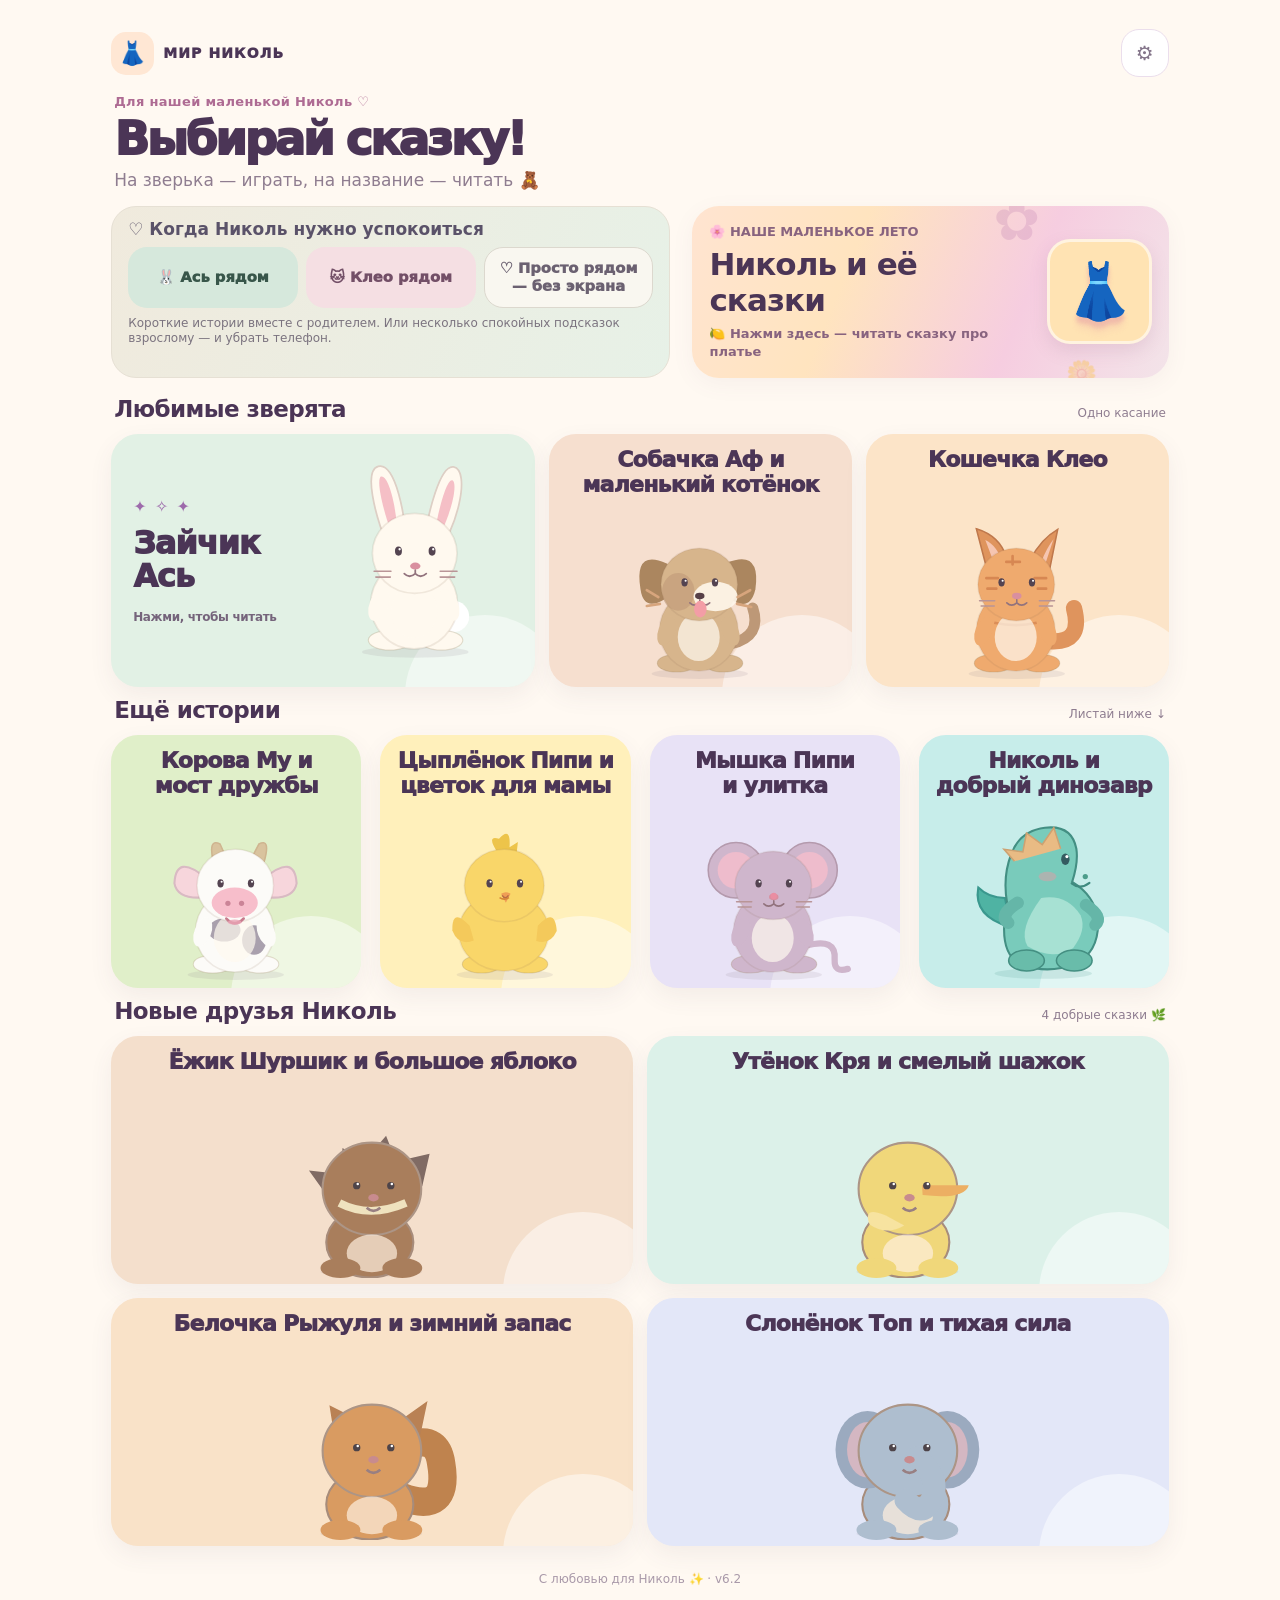
<file: nikole-library/index.html>
<!doctype html>
<html lang="ru">
<head>
<meta charset="utf-8">
<meta name="viewport" content="width=device-width,initial-scale=1,viewport-fit=cover">
<meta name="theme-color" content="#fff9f2">
<meta name="apple-mobile-web-app-capable" content="yes">
<meta name="apple-mobile-web-app-status-bar-style" content="default">
<meta name="apple-mobile-web-app-title" content="Мир Николь">
<meta name="description" content="Семь любимых сказок Николь и личная библиотека с импортом десяти страниц.">
<link rel="manifest" href="./manifest.webmanifest">
<link rel="apple-touch-icon" href="./icon.svg">
<title>Мир Николь — книжки для малышей</title>
<style>
:root{--bg:#fff9f2;--ink:#4b3556;--muted:#8f7d90;--violet:#8256b2;--line:#eadfe3}
*{box-sizing:border-box}html{background:var(--bg);font-family:ui-rounded,"SF Pro Rounded","Avenir Next",-apple-system,BlinkMacSystemFont,system-ui,sans-serif;-webkit-tap-highlight-color:transparent;color:var(--ink)}body{margin:0;overscroll-behavior-y:contain}button{font:inherit;cursor:pointer;touch-action:manipulation}button:focus-visible{outline:4px solid #9066cb;outline-offset:3px}button:disabled{opacity:.32;cursor:default}
.home,.parents{max-width:620px;margin:auto;padding:calc(16px + env(safe-area-inset-top)) 16px calc(30px + env(safe-area-inset-bottom))}.head{display:flex;justify-content:space-between;align-items:center;gap:12px;min-height:58px}.brand{font-size:14px;letter-spacing:.08em;font-weight:950}.brand-mark{display:inline-grid;place-items:center;width:42px;height:42px;background:#e9dafa;border-radius:15px;margin-right:8px;font-size:24px;vertical-align:middle}.parent-access{display:flex;align-items:center;justify-content:center;min-width:48px;min-height:48px;border:1px solid #ebdeec;border-radius:18px;background:#fff;color:#837489;font-size:20px;touch-action:none;user-select:none;-webkit-user-select:none}.parent-access:active{background:#ead7f5}
.intro{padding:18px 3px 12px}.intro .eyebrow{font-size:13px;color:#ae6b93;font-weight:850;letter-spacing:.025em}.intro h1{font-size:clamp(30px,8.3vw,42px);line-height:1.12;margin:7px 0 3px;letter-spacing:-.06em;font-weight:950}.intro p{font-size:15px;color:var(--muted);margin:7px 0 4px}.section-heading{display:flex;align-items:baseline;justify-content:space-between;margin:18px 2px 13px}.section-heading h2{font-size:19px;line-height:1.2;margin:0;letter-spacing:-.025em}.section-heading small{font-size:12px;color:var(--muted)}
.books{display:grid;grid-template-columns:repeat(2,minmax(0,1fr));gap:14px}.book{border:0;border-radius:27px;background:var(--card);min-height:206px;padding:12px 10px 14px;box-shadow:0 9px 25px #58416412;position:relative;overflow:hidden;color:var(--ink);display:flex;flex-direction:column;align-items:center;justify-content:flex-end;text-align:center}.book:after{content:"";position:absolute;inset:auto -30px -88px auto;width:160px;height:160px;background:#fff7;border-radius:50%;pointer-events:none}.book .book-text{display:flex;flex-direction:column;align-items:center;justify-content:center;gap:8px;width:100%;min-height:78px;position:relative;z-index:2}.book .name{display:block;width:100%;font-size:18px;font-weight:950;line-height:1.14;letter-spacing:-.035em;margin:0;text-wrap:balance;overflow-wrap:normal}.book .sub{display:block;max-width:100%;font-size:11px;letter-spacing:-.03em;line-height:1.2;white-space:nowrap;color:#75647b;font-weight:750;margin:0}.book .art{flex:1;min-height:125px;max-height:170px;width:100%;display:flex;align-items:center;justify-content:center;position:relative;z-index:1}.book .art svg{max-width:100%;max-height:100%;height:100%;width:auto;overflow:visible}.book .bookmark-heart{position:absolute;top:10px;right:12px;font-size:19px;color:#aa568b;z-index:3}
.book.big{grid-column:1/-1;min-height:190px;display:grid;grid-template-columns:42% 58%;grid-template-rows:1fr;align-items:center;padding:8px 10px 8px 21px;text-align:left}.book.big .book-text{grid-column:1;grid-row:1;display:flex;flex-direction:column;align-items:flex-start;justify-content:center;min-height:0;gap:0;z-index:2}.book.big .name{font-size:30px;line-height:1.03;max-width:150px}.book.big .sub{font-size:13px;margin-top:12px}.book.big .art{grid-column:2;grid-row:1;height:178px;max-height:none;min-height:0}.book.big .bookmark-heart{top:11px;right:18px}.mini-stars{font-size:16px;letter-spacing:.1em;color:#9d6aab;margin-bottom:6px}
.more-heading{margin-top:26px}.footer-note{text-align:center;color:#a999a9;font-size:12px;padding:26px 0 4px}
.reader{min-height:100dvh;max-width:740px;margin:auto;padding:calc(10px + env(safe-area-inset-top)) 13px calc(15px + env(safe-area-inset-bottom));display:flex;flex-direction:column}.reader.sleep{background:#1d2437;color:#fff5ec;--ink:#fff5ec;--muted:#bdc4d4}.reader.sleep .story-stage{filter:brightness(.58) saturate(.55)}.reader.sleep .story-line{color:#f7e7db}.reader-head{display:flex;align-items:center;justify-content:space-between;gap:10px;padding:2px 0 8px;min-height:56px}.round{display:grid;place-items:center;width:54px;height:54px;border-radius:20px;border:0;background:#ffffffd9;box-shadow:0 3px 12px #4d325411;color:#67496c;font-size:26px;flex-shrink:0}.reader-head .story-name{font-size:17px;font-weight:950;line-height:1.2;max-width:56%;text-align:center}.reader-head .sleep-toggle{background:#fff0e3}.progress{display:flex;gap:5px;justify-content:center;padding:5px 0 9px}.progress span{width:min(8%,28px);height:6px;background:#e5d8ea;border-radius:9px}.progress span.active{background:#9568bb}.reader.sleep .progress span{background:#495068}.reader.sleep .progress span.active{background:#d7bdad}
.story-stage{position:relative;flex:1;min-height:280px;border-radius:30px;background:var(--card);overflow:hidden;display:flex;align-items:center;justify-content:center;box-shadow:0 10px 30px #4d32540e}.story-stage .main-animal{height:min(65vh,470px);width:92%;display:flex;align-items:center;justify-content:center;padding:8px}.story-stage .main-animal svg{width:100%;height:100%;max-width:430px}.story-stage img{width:100%;height:100%;object-fit:contain;position:absolute;inset:0}.tap{position:absolute;top:0;bottom:0;width:50%;border:0;background:transparent;z-index:2}.tap.left{left:0}.tap.right{right:0}.tap:focus-visible{outline:4px solid #ad73c7;outline-offset:-9px}.story-stage .decor{position:absolute;inset:auto auto 18px 50%;transform:translateX(-50%);color:#6c5872b5;font-size:12px;font-weight:800;pointer-events:none}
.story-copy{padding:14px 10px 8px;text-align:center}.story-copy h1{font-weight:950;line-height:1.3;font-size:clamp(22px,5.8vw,31px);letter-spacing:-.025em;max-width:540px;margin:0 auto;min-height:2.6em;display:grid;place-items:center}.story-copy .count{font-size:13px;color:var(--muted);font-weight:850;margin:0 0 5px}.story-controls{display:grid;grid-template-columns:1fr 1fr;gap:14px;margin-top:6px}.story-controls button{border:0;border-radius:21px;background:#f0e5f8;min-height:64px;color:#694381;font-weight:900;font-size:20px}.story-controls button.next{background:#9c75ce;color:#fff}.reader.sleep .story-controls button{background:#3c4661;color:#fcece1}.reader.sleep .story-controls button.next{background:#695a84}
.parents h1{font-size:31px;letter-spacing:-.045em;margin:23px 0 6px}.parents .explain{font-size:14px;color:var(--muted);line-height:1.55}.parent-card{background:#fff;border:1px solid #eee2ee;border-radius:22px;padding:18px;margin:14px 0}.parent-card h2{font-size:18px;margin:0 0 8px}.parent-card p{font-size:13px;line-height:1.55;color:#86788c;margin:6px 0}.parent-book{display:flex;align-items:center;gap:12px;padding:11px 0;border-top:1px solid #f1e9f0}.parent-book:first-of-type{border-top:0}.parent-book .tiny{display:grid;place-items:center;width:54px;height:54px;border-radius:16px;background:var(--card);font-size:28px;flex-shrink:0}.parent-book .info{flex:1;min-width:0}.parent-book .info strong{display:block;font-size:14px}.parent-book .info small{color:var(--muted);font-size:11px}.action{border:0;border-radius:14px;background:#8f65b6;color:white;font-weight:850;font-size:13px;min-height:47px;padding:0 13px}.action.secondary{background:#f0e5f8;color:#715087}.action.danger{background:#fff1f2;color:#a35164}.back{min-height:49px;padding:0 16px;border:0;border-radius:17px;background:#f1e7f7;color:#654d74;font-weight:850}.import-tip{font-size:12px;color:#887c8e}.file-hidden{position:fixed;left:-9999px;top:0;width:1px;height:1px;opacity:0;pointer-events:none}.toast{position:fixed;z-index:50;bottom:calc(16px + env(safe-area-inset-bottom));left:50%;transform:translateX(-50%);max-width:90vw;background:#483850;color:#fff;border-radius:18px;padding:14px 18px;font-size:14px;font-weight:750;display:none;text-align:center;box-shadow:0 12px 36px #301b3b33}.toast.show{display:block}
@media(max-width:365px){.book:not(.big) .sub{font-size:10px}.book.big .sub{font-size:11px}}@media(min-width:600px){.home,.parents{padding-left:28px;padding-right:28px}.book{min-height:245px}.book .art{max-height:195px}.book.big{min-height:230px}.book.big .art{height:220px}}@media(max-height:710px){.reader .story-stage{min-height:200px}.reader .story-copy{padding-top:9px}.story-copy h1{font-size:22px;min-height:2.3em}.reader .story-controls button{min-height:56px}}
@media(prefers-reduced-motion:no-preference){.book:active{transform:scale(.975)}.book{transition:transform .15s ease}}/* v2.2: fixed independent title, caption and picture rows in small story cards */
.book:not(.big){display:grid;grid-template-columns:minmax(0,1fr);grid-template-rows:minmax(108px,auto) minmax(135px,1fr);align-items:stretch;justify-items:stretch;min-height:264px;padding:15px 10px 6px;gap:2px}
.book:not(.big) .book-text{grid-row:1;display:flex;flex-direction:column;justify-content:flex-start;align-items:center;gap:0;width:100%;height:auto;min-height:108px;min-width:0;padding:0 2px;overflow:visible}
.book:not(.big) .name{display:block;width:100%;margin:0;font-size:clamp(16px,4.5vw,19px);line-height:1.15;letter-spacing:-.035em;overflow-wrap:break-word;word-break:normal;white-space:normal;text-wrap:balance}
.book:not(.big) .sub{display:block;width:100%;margin:10px 0 0;font-size:clamp(10px,2.8vw,12px);line-height:1.28;font-weight:750;white-space:normal;overflow-wrap:normal}
.book:not(.big) .art{grid-row:2;grid-column:1;align-self:end;justify-self:stretch;flex:none;width:100%;height:156px;min-height:0;max-height:156px}
.book:not(.big) .art svg{height:100%;width:auto;max-height:100%;max-width:100%}
@media(min-width:600px){.book:not(.big){min-height:275px;grid-template-rows:minmax(96px,auto) minmax(150px,1fr)}.book:not(.big) .book-text{min-height:96px}.book:not(.big) .art{height:174px;max-height:174px}}
@media(max-width:360px){.book:not(.big){padding-left:7px;padding-right:7px}.book:not(.big) .sub{font-size:10px;margin-top:8px}}
/* v2.3: small cards have a separate, short title row and no caption */
.book:not(.big){grid-template-rows:minmax(54px,auto) minmax(175px,1fr);min-height:258px;padding-top:17px;gap:4px}
.book:not(.big) .book-text{min-height:54px;justify-content:flex-start}
.book:not(.big) .name{font-size:clamp(17px,4.7vw,20px);line-height:1.17}
.book:not(.big) .sub{display:none!important}
.book:not(.big) .art{height:174px;max-height:174px}
@media(min-width:600px){.book:not(.big){grid-template-rows:minmax(60px,auto) minmax(180px,1fr);min-height:270px}.book:not(.big) .art{height:190px;max-height:190px}}

.summer-card{display:flex;align-items:center;justify-content:space-between;gap:12px;min-height:112px;padding:12px 16px;margin:8px 0 18px;background:linear-gradient(110deg,#ffe4cf,#f7e0ee 55%,#eee8ff);border-radius:27px;overflow:hidden;position:relative}
.summer-card:before{content:"✿";position:absolute;top:-18px;right:27%;font-size:56px;opacity:.22;color:#b46fa8}
.summer-copy{display:flex;flex-direction:column;gap:6px;min-width:0;position:relative}
.summer-copy b{font-size:clamp(18px,5.4vw,24px);line-height:1.12;letter-spacing:-.03em}
.summer-copy small{font-size:11px;color:#966a84;line-height:1.4;font-weight:700}
.summer-photo{width:100px;height:100px;border-radius:23px;flex:none;background:#ffe3b3;border:3px solid #fff9;display:grid;place-items:center;box-shadow:0 7px 17px #986b8b2b;overflow:hidden}
.summer-photo img{width:100%;height:100%;object-fit:cover}
.summer-photo span{font-size:55px;filter:drop-shadow(0 6px 2px #e8a6a466)}
.head-photo{display:inline-grid;place-items:center;width:43px;height:43px;margin-right:9px;border-radius:15px;background:#ffe7d4;overflow:hidden;vertical-align:middle;font-size:23px}
.head-photo img{width:100%;height:100%;object-fit:cover}
.profile-preview{display:flex;align-items:center;gap:14px;padding:12px 0}
.profile-preview .preview{width:84px;height:100px;border-radius:18px;background:#f9e2d2;display:grid;place-items:center;font-size:44px;overflow:hidden;flex-shrink:0}
.profile-preview img{width:100%;height:100%;object-fit:cover}
.profile-preview small{color:#8c7b8e;font-size:12px;line-height:1.55}
@media(max-width:360px){.summer-photo{width:85px;height:94px}.summer-card{padding-left:11px}.summer-copy b{font-size:17px}}

/* v2.5: Local photo album; no motion or external requests */
.summer-photo{padding:0;cursor:pointer;touch-action:manipulation}
.photo-strip{display:flex;gap:9px;overflow-x:auto;padding:7px 1px 9px;scrollbar-width:thin}
.photo-tile{display:block;width:67px;height:80px;padding:0;flex-shrink:0;border:3px solid transparent;border-radius:16px;overflow:hidden;background:#fee8db}
.photo-tile img{display:block;width:100%;height:100%;object-fit:cover}
.photo-tile.chosen{border-color:#9b6ac2;box-shadow:0 0 0 2px #ead4fb}

/* v2.7: compact parent import tools and sunny floral personal card */
.parent-book .action{padding:0 10px;font-size:12px;min-height:46px;flex-shrink:0}
.text-option{display:block;margin:-5px 0 8px auto;padding:4px 8px;border:0;border-radius:8px;background:#f8f2fa;color:#786282;font-size:11px;font-weight:750}
.summer-card{background:linear-gradient(112deg,#ffe4d1 0%,#ffe4bf 33%,#f6cde0 68%,#f3e4e9 100%)}
.summer-card:after{content:"🌼";position:absolute;right:15%;bottom:-10px;font-size:25px;opacity:.28;pointer-events:none}
@media(max-width:390px){.parent-book .action{padding:0 8px;font-size:11px}.parent-book{gap:8px}}
.bonus-art{font-size:clamp(64px,22vw,110px);line-height:1;filter:drop-shadow(0 6px 8px #45305415)}.main-animal .bonus-art{font-size:clamp(135px,50vw,230px)}
/* Local first-page book cover: only visible after the full story has been imported. */
.book:not(.big) .art .import-cover{width:100%;height:100%;max-height:100%;object-fit:contain;border-radius:14px;filter:drop-shadow(0 4px 7px #4d355522)}

/* Parent controls: readable on small iPhones without crushed story titles */
@media(max-width:490px){
.parent-book{display:grid;grid-template-columns:50px minmax(0,1fr) minmax(0,1fr);gap:7px 9px;align-items:center;padding:12px 0}
.parent-book .tiny{grid-column:1;grid-row:1 / 3;width:50px;height:62px}
.parent-book .info{grid-column:2 / 4;grid-row:1;min-width:0}
.parent-book .info strong{font-size:14px;line-height:1.25;overflow-wrap:break-word}
.parent-book .action.secondary{grid-column:2;grid-row:2}
.parent-book .action:not(.secondary){grid-column:3;grid-row:2}
.parent-book .action{width:100%;min-height:46px;font-size:12px}
.text-option{margin:0 0 8px auto;min-height:36px}
}
.pack-card{background:linear-gradient(115deg,#e6f2e5,#f8e7f5)}.pack-action{width:100%;min-height:58px;font-size:16px;margin:12px 0;border-radius:17px}
/* Narrative artwork: occupy the full reading stage, no repeated static character fallback. */
.story-stage .scene-host{width:100%;height:100%;max-height:none;min-height:0;max-width:none;display:flex;align-items:stretch;justify-content:center;overflow:hidden;padding:0}
.story-stage .scene-host svg.story-scene{width:100%;height:100%;max-width:none;max-height:none;display:block;object-fit:contain}
.scene-unavailable{display:grid;place-items:center;text-align:center;padding:28px;font-size:20px;line-height:1.45;color:#705e74;font-weight:750}
.reader.sleep .story-stage .scene-host{filter:none}
@media(max-height:710px){.story-stage .scene-host{height:100%}}

/* Interactive summer postcard: large hit target, one-tap delight, no automatic sounds. */
.summer-card{width:100%;border:0;color:inherit;text-align:left;font:inherit;cursor:pointer;touch-action:manipulation;min-height:128px;box-shadow:0 6px 22px #855d8310}
.summer-card:focus-visible{outline:4px solid #a979cb;outline-offset:4px}
.summer-card:active{transform:scale(.985)}
.summer-card .summer-photo{pointer-events:none}
.surprise-layer{display:none;position:fixed;inset:0;z-index:80;overflow:hidden;pointer-events:none;isolation:isolate}
.surprise-layer.playing{display:block}
.hop-rabbit{position:absolute;bottom:22%;left:0;width:150px;height:193px;filter:drop-shadow(0 9px 10px #68516a30);animation:hop-across 4.3s ease-in-out forwards}
.hop-rabbit svg{height:100%;width:100%;display:block}
.surprise-float{position:absolute;left:var(--x);top:var(--y);font-size:35px;opacity:0;animation:float-surprise 2.6s ease-out var(--delay) both;filter:drop-shadow(0 3px 5px #83657330)}
.surprise-message{position:absolute;left:50%;top:20%;width:max-content;max-width:90%;transform:translateX(-50%);border-radius:23px;padding:11px 17px;background:#fff8f0e9;color:#755080;font-size:clamp(18px,5.3vw,25px);font-weight:950;box-shadow:0 7px 20px #7551762c;opacity:0;animation:message-surprise 4.1s ease both}
@keyframes hop-across{
0%{transform:translate3d(-170px,0,0) rotate(-5deg)}
9%{transform:translate3d(calc(10vw - 120px),-95px,0) rotate(4deg)}
18%{transform:translate3d(calc(22vw - 110px),0,0) rotate(-4deg)}
28%{transform:translate3d(calc(35vw - 100px),-120px,0) rotate(6deg)}
39%{transform:translate3d(calc(48vw - 90px),0,0) rotate(-3deg)}
52%{transform:translate3d(calc(64vw - 80px),-115px,0) rotate(6deg)}
64%{transform:translate3d(calc(78vw - 75px),0,0) rotate(-4deg)}
77%{transform:translate3d(calc(91vw - 65px),-90px,0) rotate(4deg)}
100%{transform:translate3d(calc(100vw + 170px),0,0) rotate(-4deg)}
}
@keyframes float-surprise{0%{opacity:0;transform:translate3d(0,35px,0) rotate(0)}25%{opacity:1}80%{opacity:1}100%{opacity:0;transform:translate3d(10px,-90px,0) rotate(var(--rotate))}}
@keyframes message-surprise{0%,7%{opacity:0;transform:translate(-50%,18px) scale(.85)}17%,75%{opacity:1;transform:translate(-50%,0) scale(1)}100%{opacity:0;transform:translate(-50%,-25px) scale(.94)}}
@media(prefers-reduced-motion:reduce){
.hop-rabbit{animation:none;left:50%;bottom:30%;transform:translateX(-50%)}
.surprise-float{animation:none;opacity:.85}
.surprise-message{animation:none;opacity:1}
}

/* v5.0 — Gentle parent-led co-regulation, not a retention loop. */
.calm-entry{margin:12px 0 18px;padding:15px;background:linear-gradient(112deg,#f0eadd,#e7f1e7);border:1px solid #e6e0d4;border-radius:25px;display:flex;flex-direction:column;gap:10px}
.calm-entry .calm-entry-heading{display:flex;align-items:center;gap:8px;font-weight:900;color:#5a5269;font-size:15px}
.calm-entry p{margin:0;font-size:12px;color:#7b737f;line-height:1.45}
.calm-entry-actions{display:grid;grid-template-columns:minmax(0,1.65fr) minmax(0,1fr);gap:10px}
.calm-entry button{border:0;min-height:61px;border-radius:19px;font-size:clamp(13px,4vw,17px);font-weight:950;padding:10px 7px;line-height:1.25}
.calm-entry .start-rabbit{background:#d6e8dc;color:#38564a}
.calm-entry .start-cat{background:#f5dfe3;color:#734f67}
.calm-entry button:active{transform:scale(.98)}
.calm-screen{min-height:100dvh;max-width:740px;margin:0 auto;padding:calc(14px + env(safe-area-inset-top)) 16px calc(20px + env(safe-area-inset-bottom));display:flex;flex-direction:column;gap:14px;background:linear-gradient(180deg,#fffaf4,#f5f1ed);color:#645469}
.calm-head{display:flex;align-items:center;justify-content:space-between;gap:12px}
.calm-head .calm-topline{font-weight:900;font-size:13px;color:#837481;letter-spacing:.01em}
.calm-head button{border:0;min-height:46px;min-width:75px;background:#f0eae9;color:#685d6b;border-radius:17px;font-size:14px;font-weight:850}
.calm-progress{display:flex;justify-content:center;gap:9px;padding:2px 0}
.calm-progress span{display:block;width:29px;height:5px;background:#e4dfe4;border-radius:8px}
.calm-progress span.active{background:#8baea0}
.calm-image-wrap{width:100%;flex:1 1 auto;min-height:245px;max-height:min(52dvh,500px);border-radius:27px;overflow:hidden;background:#e5eee4;display:flex;align-items:center;justify-content:center;box-shadow:0 7px 20px #73617713}
.calm-image-wrap .calm-illustration{width:100%;height:100%;max-width:500px;display:block}
.calm-first .calm-image-wrap{animation:calm-hello 1.65s ease-out both}
@keyframes calm-hello{0%{transform:translateY(16px) scale(.975);opacity:.72}55%{transform:translateY(-5px) scale(1.008);opacity:1}100%{transform:translateY(0) scale(1);opacity:1}}
.calm-text{padding:0 10px;text-align:center}
.calm-text h1{font-size:clamp(23px,7vw,30px);line-height:1.2;letter-spacing:-.04em;margin:2px 0 11px;color:#604f69}
.calm-text p{font-size:clamp(17px,4.6vw,21px);line-height:1.4;margin:0;color:#756979;font-weight:650}
.calm-actions{display:grid;grid-template-columns:1fr;gap:9px;margin-top:auto}
.calm-actions button{min-height:64px;border:0;border-radius:21px;background:#8fae9e;color:#263f36;font-size:clamp(17px,5vw,21px);font-weight:950}
.calm-actions button:active{transform:scale(.985)}
.calm-actions button.final{background:#e2d3dd;color:#694d63}
.calm-caption{text-align:center;font-size:12px;font-weight:650;color:#968b97;padding:0 6px}
.calm-end{justify-content:center;text-align:center;align-items:center;gap:17px}
.calm-end-art{font-size:76px;line-height:1.2}
.calm-end h1{font-size:clamp(30px,8vw,41px);line-height:1.2;letter-spacing:-.045em;margin:0}
.calm-end p{font-size:20px;line-height:1.45;margin:0 0 18px;max-width:315px}
.calm-end .exit-small{border:0;background:transparent;padding:14px;color:#938796;font-weight:800;min-height:46px}
.calm-end button.primary-end{border:0;background:#e5ece3;color:#576d5c;padding:16px 25px;min-height:60px;border-radius:21px;font-size:17px;font-weight:900}
@media(max-width:330px){.calm-entry-actions{grid-template-columns:1fr}.calm-entry button{min-height:53px}}
@media(max-height:670px){.calm-screen{gap:9px;padding-top:calc(6px + env(safe-area-inset-top))}.calm-image-wrap{max-height:43dvh;min-height:190px}.calm-actions button{min-height:54px}.calm-text h1{margin-bottom:6px}.calm-text p{font-size:17px}}
@media(prefers-reduced-motion:reduce){.calm-first .calm-image-wrap{animation:none}}

/* First calm illustration: one soft ear or tail greeting, never a loop. */
.calm-first .calm-illustration .animal-ear-left,.calm-first .calm-illustration .animal-ear-right,.calm-first .calm-illustration .animal-tail{transform-box:fill-box;transform-origin:center 90%}
.calm-first .calm-illustration .animal-ear-left{animation:calm-ear 1.45s ease-in-out 1}
.calm-first .calm-illustration .animal-ear-right{animation:calm-ear-right 1.45s ease-in-out 1}
.calm-first .calm-illustration .animal-tail{animation:calm-tail 1.45s ease-in-out 1}
@keyframes calm-ear{0%,100%{transform:rotate(0)}45%{transform:rotate(-10deg)}}
@keyframes calm-ear-right{0%,100%{transform:rotate(0)}45%{transform:rotate(12deg)}}
@keyframes calm-tail{0%,100%{transform:rotate(0)}45%{transform:rotate(10deg)}}
@media(prefers-reduced-motion:reduce){.calm-first .calm-illustration .animal-ear-left,.calm-first .calm-illustration .animal-ear-right,.calm-first .calm-illustration .animal-tail{animation:none}}

/* v5.1: a parent can finish at any calm page or choose a fully screen-free route. */
.calm-entry button.calm-screenless{grid-column:1/-1;min-height:52px;background:#f9f7f0;color:#6b6171;border:1px solid #dcd8ce;font-size:15px}
.calm-actions .calm-exit-early{background:transparent;color:#847485;border:1.5px solid #dcd2db;font-size:16px;min-height:54px}
.calm-actions .calm-exit-early:active{background:#efeaec}
.calm-support{background:#f2f0e9;color:#55525b;justify-content:center;text-align:left;padding-inline:clamp(19px,6vw,34px)}
.calm-support .quiet-label{font-size:14px;letter-spacing:.04em;color:#8b858c;font-weight:850}
.calm-support h1{font-size:clamp(28px,7vw,37px);line-height:1.16;letter-spacing:-.04em;margin:0}
.calm-support>p{font-size:18px;line-height:1.46;margin:0;color:#756e78}
.calm-support .support-steps{background:#fffdf7;padding:16px 17px;border-radius:20px;display:flex;flex-direction:column;gap:13px}
.calm-support .support-step{display:flex;align-items:flex-start;gap:11px;font-size:17px;line-height:1.4;color:#5e5761}
.calm-support .support-step .support-number{background:#e8eee2;color:#526759;display:grid;place-items:center;font-size:14px;font-weight:900;flex:0 0 31px;height:31px;border-radius:11px}
.calm-support .calm-off{background:#dfe8e0;color:#425b49;font-size:18px;border:0;border-radius:19px;min-height:64px;padding:10px 18px;font-weight:950}
.calm-support .exit-quiet{border:0;background:transparent;color:#91858e;min-height:46px;font-size:14px;font-weight:700}
.calm-away{min-height:100dvh;background:#161b22;color:#d9ddd9;display:flex;flex-direction:column;align-items:center;justify-content:center;text-align:center;gap:15px;padding:24px}
.calm-away .quiet-symbol{font-size:54px;line-height:1.2;color:#c9d9c9}
.calm-away h1{font-size:clamp(25px,7vw,35px);margin:0;font-weight:850;letter-spacing:-.045em}
.calm-away p{max-width:310px;font-size:18px;line-height:1.5;margin:0;color:#b9c3bc}
.calm-away .exit-quiet{position:absolute;bottom:calc(9px + env(safe-area-inset-bottom));left:50%;transform:translateX(-50%);background:none;border:0;color:#8a948e;font-size:13px;min-height:50px;padding:14px}
@media(max-height:670px){.calm-support{gap:10px}.calm-support .support-steps{gap:10px;padding:12px}.calm-support .support-step{font-size:15px}}

/* v5.2 — launch straight into a reassuring, offline scene via a private-free link. */
.calm-shortcuts{display:grid;grid-template-columns:repeat(3,minmax(0,1fr));gap:8px;margin:11px 0}
.calm-shortcuts a{display:flex;align-items:center;justify-content:center;min-height:55px;padding:9px 6px;text-align:center;border-radius:15px;background:#f5efe7;color:#5c5466;text-decoration:none;font-size:13px;font-weight:900;line-height:1.3;border:1px solid #e5dbd4}
.calm-shortcuts a:focus-visible{outline:3px solid #a7bfae;outline-offset:2px}
.calm-shortcuts a:active{transform:scale(.98)}
@media(max-width:365px){.calm-shortcuts{grid-template-columns:1fr}.calm-shortcuts a{min-height:48px}}

/* Text is printed inside imported picture-book pages. On iPad landscape,
   mirror it as large accessible reader text in the right-hand column. */
.image-caption-readout{display:none}
@media (min-width:860px) and (orientation:landscape) and (min-height:500px){
 .reader.picture-captioned .image-caption-readout{display:block}
 .reader.picture-captioned .story-copy{align-self:center}
}

/* Keep the banner's original playful photo button, but make its words a book link. */
.summer-card{cursor:default}
.summer-card .summer-read{border:0;background:transparent;color:inherit;cursor:pointer;text-align:left;font:inherit;flex:1;min-width:0;padding:7px 0;align-self:stretch;display:flex;flex-direction:column;justify-content:center;gap:6px;position:relative;z-index:2;touch-action:manipulation}
.summer-card .summer-read b{font-size:clamp(18px,5.4vw,26px);line-height:1.16;letter-spacing:-.03em}
.summer-card .summer-read small{font-size:clamp(11px,2vw,13px);font-weight:800;color:#88637f;line-height:1.4}
.summer-card .summer-play{pointer-events:auto;cursor:pointer;padding:0;display:grid;place-items:center;position:relative;z-index:2;touch-action:manipulation}
.summer-card .summer-play-inner{display:grid;place-items:center;width:100%;height:100%}
.summer-card .summer-play-inner img{width:100%;height:100%;object-fit:cover}
.summer-card .summer-play-inner>span{font-size:55px}
.summer-card .summer-read:focus-visible,.summer-card .summer-play:focus-visible{outline:4px solid #ac7faf;outline-offset:3px}
.summer-card .summer-read:active{transform:scale(.99)}

/* Verify actual illustration-to-text correspondence before committing local images. */
.dress-page-preview{border:2px solid #e5c279;box-shadow:0 12px 35px #84654418}
.dress-preview-grid{display:grid;grid-template-columns:repeat(2,minmax(0,1fr));gap:12px;margin:16px 0}
.dress-preview-item{min-width:0;background:#fff9f1;border-radius:15px;padding:9px;display:flex;flex-direction:column;gap:6px;text-align:center}
.dress-preview-item img{width:100%;aspect-ratio:1;object-fit:contain;border-radius:12px;background:#f5e8db}
.dress-preview-item strong{font-size:13px}
.dress-preview-buttons{display:grid;grid-template-columns:1fr 1fr;gap:5px}
.dress-preview-buttons button{min-height:43px;border:0;border-radius:11px;background:#e1d9d5;color:#473b47;font-weight:950;font-size:18px}
.dress-preview-buttons button:disabled{opacity:.32}
.dress-preview-commit{display:flex;flex-wrap:wrap;gap:9px}
.dress-preview-commit button{min-height:52px;flex:1;border:0;border-radius:13px;font-weight:900;padding:9px}
.dress-preview-commit button:first-child{background:#c4dbbd;color:#354d36}
.dress-preview-commit button:last-child{background:#efe5e3;color:#675366}
@media(min-width:760px){.dress-preview-grid{grid-template-columns:repeat(5,minmax(0,1fr))}}

.new-friends-books .book .art{overflow:hidden}
.new-friends-books .book .art svg{width:100%;height:100%;max-height:220px;display:block}
.story-art-switch:empty{display:none}
.story-art-switch{text-align:center;margin:.35rem auto 0}
.story-art-switch button{font:inherit;font-size:clamp(12px,2.2vw,15px);padding:10px 16px;border-radius:18px;background:#e9dce8;border:1px solid #d9c5da;color:#554261;font-weight:700}
</style>
<link rel="stylesheet" href="./tablet.css">
</head>
<body><div id="app"></div><div id="toast" class="toast" role="status" aria-live="polite"></div><input class="file-hidden" id="fileInput" type="file" accept="image/*" multiple><input class="file-hidden" id="nicolePhotoInput" type="file" accept="image/*" multiple><input class="file-hidden" id="zipInput" type="file" accept=".zip,application/zip,application/x-zip-compressed"><input class="file-hidden" id="dressPhotosInput" type="file" accept="image/*" multiple><input class="file-hidden" id="bundleInput" type="file" accept=".zip,application/zip,application/x-zip-compressed"><script src="./scene-art.js"></script><script src="./animal-games.js"></script><script src="./calm-scenes.js"></script><script src="./dress-scenes.js"></script><script src="./story-upgrade.js"></script><script>
(function() {
"use strict";
var STORIES=[
{id:"rabbit",name:"Зайчик Ась",short:"Ась",emoji:"🐰",card:"#e2f1e5",badge:"Ась и его друг ёжик",text:["Зайчик Ась проснулся в своей уютной норке. Доброе утро!","Ась умылся росинками и взял рюкзачок с морковкой.","На цветочном лугу Ась радостно прыгал за бабочками.","В лесу ёжик уронил корзинку. Яблоки рассыпались!","Ась помог ёжику. Друзья устроили вкусный пикник.","Вдруг пошёл дождик! Друзья спрятались под большим листом.","После дождя появилась радуга. Как красиво!","На закате Ась собрал букет и отправился домой.","Дома Ась нарисовал своё чудесное приключение.","Зайчик Ась посмотрел на звёзды за окном, укрылся одеялом и сладко уснул."]},
{id:"dog",name:"Собачка Аф",short:"Аф",emoji:"🐶",card:"#f6dfcf",badge:"Добрый щенок",text:["Щенок Аф проснулся на мягкой подушке. Рядом лежала его любимая косточка.","Аф сладко потянул передние лапы и весело завилял хвостиком.","Он выглянул в окно. Солнышко приглашало его на прогулку!","В саду Аф увидел красный мячик. «Гав! Давай играть!»","Аф толкнул мячик носом, и тот покатился по дорожке.","Топ-топ-топ! Щенок побежал за мячиком, оставляя следы лапок.","У большого дерева Аф встретил маленького котёнка. «Привет!»","Аф и котёнок стали катать мячик друг другу. Как весело вдвоём!","После игры Аф вернулся домой и с удовольствием попил воды из миски.","Вечером Аф устроился на подушке, закрыл глазки и тихо засопел."]},
{id:"cleo",name:"Кошечка Клео",short:"Клео",emoji:"🐱",card:"#fce4c8",badge:"Наша любимая Клео",text:["Кошечка Клео открыла глазки, сладко потянулась и сказала: «Мяу!»","Клео огляделась по комнате и стала искать свою Николь.","Вдруг Клео увидела любимый красный мячик и тронула его лапкой.","Мячик покатился под диван, и Клео удивлённо замерла.","Клео заглянула под диван и осторожно полезла за мячиком.","Вот он! Клео достала мячик и радостно подняла хвостик.","Тут Николь ласково позвала: «Клео, иди ко мне!»","Клео быстро подбежала к Николь, а мячик весело покатился следом.","Николь погладила Клео, и они стали играть вместе.","Вечером Клео свернулась клубочком рядом с Николь и тихо замурлыкала."]},
{id:"cow",name:"Корова Му",short:"Му",emoji:"🐮",card:"#e0efc9",badge:"На зелёном лугу",text:["На зелёном лугу жила добрая корова Му. Вокруг росли цветы.","Му не спеша щипала сочную травку и слушала шорох листьев.","Утром Му громко поздоровалась с солнышком: «Му-у-у!»","Вдруг над лугом проплыло белое облачко. Му подняла голову.","Облачко стало большим и пушистым, совсем как мягкая подушка.","Рядом с Му пролетела бабочка. Коровка проводила её взглядом.","Потом Му дошла до маленького пруда и наклонилась к воде.","В воде отражалось то самое облачко. «Вот ты где!» — обрадовалась Му.","Солнце село за холмы. Му медленно отправилась отдыхать.","На небе появилась луна. Корова Му тихо сказала: «Спокойной ночи!»"]},
{id:"chick",name:"Цыплёнок Пипи",short:"Пипи",emoji:"🐥",card:"#fff0bb",badge:"Пи-пи-пи!",text:["Маленький цыплёнок Пипи проснулся в тёплом гнёздышке.","«Пи-пи-пи!» — пропищал Пипи и выглянул навстречу солнышку.","Мама-курочка подошла к нему. «Доброе утро, мой малыш!»","Пипи вышел через калитку во двор. Как много здесь интересного!","На травке он заметил красивый маленький цветочек.","На лепестке сидела красная божья коровка с чёрными точками.","«Привет, божья коровка!» — сказал Пипи. Та расправила крылышки.","Пипи увидел зёрнышко и осторожно поднял его клювиком.","«Пипи, пора домой!» — позвала мама. Цыплёнок побежал к ней.","В тёплом гнёздышке Пипи прижался к маме и сладко уснул."]},
{id:"mouse",name:"Мышиная история Пипи",short:"Мышка",emoji:"🐭",card:"#e8e2f6",badge:"Уютная мышиная история",text:["Под корнями старого дерева жила маленькая мышка Пипи.","Утром Пипи осторожно выглянула из уютной норки.","В лесу было тихо. Только листочки шептались на ветру.","В траве мышка увидела золотистое зёрнышко. Какое большое!","Пипи взяла зёрнышко и понесла его по тропинке к дому.","По дороге ей встретилась медленная улитка с круглым домиком.","«Привет!» — сказала Пипи. Улитка улыбнулась новой подруге.","Пока подружки разговаривали, на небе загорелась первая звёздочка.","Пипи попрощалась с улиткой и вернулась в свою тёплую норку.","Мышка положила зёрнышко рядом, укрылась и увидела сладкий сон."]},
{id:"dino",name:"Николь и динозавры",short:"Динозавры",emoji:"🦕",card:"#c7edea",badge:"Динозавры и Николь",text:["Однажды Николь попала в зелёную долину, где жили добрые динозавры.","Среди деревьев показался огромный динозавр. Он дружелюбно улыбнулся.","Из-за куста выглянул маленький динозаврик. «Привет, Николь!»","Николь помахала новому другу. Теперь они будут гулять вместе!","Они пошли по тропинке среди высоких деревьев и необычных растений.","На лугу Николь нашла яркие цветы и показала их динозаврику.","Навстречу вышли другие динозавры. Все были рады знакомству.","Друзья стали катать мячик по мягкой траве и весело смеяться.","К вечеру Николь обняла друзей. «Спасибо за чудесный день!»","Над долиной зажглись звёзды. «До скорой встречи, динозавры!»"]},
{id:"balloons",bonus:true,name:"Ась и Мяу — Три шарика",short:"Три шарика",emoji:"🎈",card:"#f8ddea",text:Array(10).fill("Листаем сказку вместе.")},
{id:"seed",bonus:true,name:"Ась и Мяу — Волшебное семечко",short:"Волшебное семечко",emoji:"🌱",card:"#deefd5",text:Array(10).fill("Листаем сказку вместе.")},
{id:"thumbelina",bonus:true,name:"Дюймовочка",short:"Дюймовочка",emoji:"🌺",card:"#f6dcdf",text:["В цветке появилась маленькая Дюймовочка.","Она спала в уютной колыбельке из скорлупки.","Однажды рядом оказалась большая жаба.","Дюймовочка поплыла по реке на зелёном листочке.","К ней подлетел любопытный майский жук.","Зимой добрая мышка приютила Дюймовочку.","Дюймовочка помогла замёрзшей ласточке.","Весной ласточка унесла её в тёплую страну.","Там она встретила цветочного принца.","Дюймовочка обрела счастливый дом среди цветов."]},
{id:"father",bonus:true,name:"Папа меня любит",short:"Папа меня любит",emoji:"🐘",card:"#f5e5c7",text:Array(10).fill("Листаем сказку вместе.")},
{id:"seva",bonus:true,name:"Зайчик Сева",short:"Зайчик Сева",emoji:"🐇",card:"#e1ede5",text:Array(10).fill("Листаем сказку вместе.")},
{id:"dress",name:"Николь и лимонное платье",short:"Лимонное платье",emoji:"🍋",card:"#fff0bc",badge:"Летняя сказка про заботу",text:["Николь очень любила яркие летние платья и каждое утро выбирала платье по настроению.","Больше всего ей нравилось платье с лимонами — солнечное, как маленький кусочек Амальфи.","Мама помогла завязать ленточки на плечах, и Николь улыбнулась своему отражению.","В саду Николь закружилась так легко, что платье зашелестело, будто цветы на ветру.","На рукав села бабочка, и Николь замерла: красоту можно рассмотреть только тихо и бережно.","Зайчик Ась попросил помочь донести ромашки, и Николь с радостью поделилась своим хорошим настроением.","На тропинке подол слегка зацепился за куст, но Николь не дёрнула его, а осторожно высвободила.","После прогулки Николь стряхнула травинки, аккуратно повесила платье и сказала ему: «Спасибо за чудесный день».","Вечером Николь поняла: любимые вещи радуют дольше, если относиться к ним бережно и с любовью.","А ночью платье с лимонами тихо висело рядом, и Николь заснула с улыбкой, мечтая о новом солнечном утре."]}
];
if(window.NicoleStoryUpgrade)window.NicoleStoryUpgrade.apply(STORIES);
var privatePhotos=[],photoIsSet=false,selectedPhoto=0,embeddedText={};try{embeddedText=JSON.parse(localStorage.getItem("nikole-embedded-text")||"{}")||{}}catch(e){}try{selectedPhoto=Math.max(0,Number(localStorage.getItem("nikole-personal-current")||0)||0)}catch(e){}
var unlockedBonus={},importedCovers={},coverObjectUrls=[],installedCounts={};var surpriseTimer=null;
var calmAnimal="rabbit",calmStep=0;
var db=null,screen="home",id=null,page=0,sleep=false,images={},urls=[],toastTimer=null,parentTimer=null,importId=null,dressPendingFiles=[],dressPendingUrls=[],showPreviousArt=false;
var favorites={};try{favorites=JSON.parse(localStorage.getItem("nikole-storybook-favorites")||"{}")||{}}catch(e){}
var root=document.getElementById("app"),toast=document.getElementById("toast");
var holdButton=null,holdStarted=0,holdCompleted=false,lastSwipeAt=0;
function say(s){toast.textContent=s;toast.classList.add("show");clearTimeout(toastTimer);toastTimer=setTimeout(function(){toast.classList.remove("show")},3100)}
function story(sid){return STORIES.find(function(x){return x.id===sid})}
function dinoSvg(){return '<svg xmlns="http://www.w3.org/2000/svg" viewBox="0 0 310 345" aria-label="Добрый зелёный динозаврик" role="img"><ellipse cx="155" cy="329" rx="93" ry="10" fill="#6fada3" opacity=".22"/><g class="animal-tail"><path d="M92 240Q21 220 31 165Q51 185 82 185Z" fill="#4fb3a3" stroke="#3a988e" stroke-width="4"/></g><path d="M86 195q-9-51 8-94 16-44 64-50Q209 45 218 91q4 27-8 63Q253 180 259 225q4 62-43 85-51 21-101 2Q66 293 86 195Z" fill="#79cbbb" stroke="#438f83" stroke-width="4"/><path d="M100 115 80 92l36 5 7-36 30 22 22-32 13 40" fill="#e9bb84" stroke="#cda272" stroke-width="3"/><path d="M151 185q49-8 75 33 12 28-14 62-38 26-87-3Q106 246 151 185Z" fill="#a7e1d3"/><g class="animal-eyes"><ellipse cx="197" cy="111" rx="8" ry="11" fill="#345b60"/><circle cx="200" cy="106" r="3" fill="#fff"/></g><circle cx="235" cy="144" r="5" fill="#4c9d8b"/><path d="M209 157q16 13 34-1" fill="none" stroke="#3f8a7f" stroke-width="4" stroke-linecap="round"/><ellipse cx="163" cy="144" rx="17" ry="9" fill="#e898a3" opacity=".45"/><g class="animal-paw-left"><path d="M106 194Q70 217 88 232" fill="none" stroke="#65b6a8" stroke-width="24" stroke-linecap="round"/></g><g class="animal-paw-right"><path d="M236 198q34 23 18 38" fill="none" stroke="#65b6a8" stroke-width="23" stroke-linecap="round"/></g><g class="animal-foot-left"><ellipse cx="123" cy="304" rx="34" ry="20" fill="#69bcaa" stroke="#448f82" stroke-width="3"/></g><g class="animal-foot-right"><ellipse cx="214" cy="304" rx="34" ry="20" fill="#69bcaa" stroke="#448f82" stroke-width="3"/></g></svg>'}
function svg(id) {
if(id==="dino")return dinoSvg();
var head="",body="",details="",ears="",feet="",tail="",horns="",eyeColor="#544451";
var color=id==="cleo"?"#efaa6e":id==="dog"?"#d7b58c":id==="cow"?"#fcfbf8":id==="chick"?"#f9d669":id==="mouse"?"#cfb6cc":"#fff9ef";
if(id==="rabbit"){ears='<path d="M105 145C84 93 65 18 90 11c30-9 49 90 48 145Z" fill="#fff9ef" stroke="#ddcfc5" stroke-width="3"/><path d="M113 126C98 85 87 37 94 29c14-7 30 60 29 109Z" fill="#f5bfc6"/><path d="M166 152C177 87 197 8 220 12c31 6 5 112-30 149Z" fill="#fff9ef" stroke="#ddcfc5" stroke-width="3"/><path d="M187 128c8-49 22-96 31-93 10 5-1 57-26 103Z" fill="#f5bfc6"/>';}
if(id==="dog"){ears='<path d="M91 121Q28 93 41 170Q47 213 87 189L118 141Z" fill="#ab865f"/><path d="M205 120Q271 93 260 170Q250 213 214 190L179 142Z" fill="#ab865f"/>';}
if(id==="cleo"){ears='<path d="M99 139 77 55Q122 69 134 109L180 114Q199 75 232 56L213 150Z" fill="#df945d" stroke="#bf784c" stroke-width="3"/><path d="M111 121 94 76Q116 86 128 121M199 121Q213 88 224 75L205 132" fill="#f6c5b0"/>';}
if(id==="cow"){ears='<path d="M97 147Q40 99 37 157Q43 190 100 183M209 147Q266 99 270 157Q264 190 208 183" fill="#f7d6dc" stroke="#d9bac3" stroke-width="4"/>';horns='<path d="M111 116Q101 70 124 82L137 111M183 111 198 82Q221 70 208 116" fill="#d9c39e" stroke="#cfb590" stroke-width="3"/>';}
if(id==="mouse"){ears='<circle cx="82" cy="132" r="53" fill="#cfb6cc" stroke="#b49aad" stroke-width="3"/><circle cx="222" cy="132" r="53" fill="#cfb6cc" stroke="#b49aad" stroke-width="3"/><circle cx="82" cy="132" r="35" fill="#eebccc"/><circle cx="222" cy="132" r="35" fill="#eebccc"/>';}
if(id==="chick"){ears='<path d="M140 98q-22-34 3-26 23-25 20 16l16-10-3 27" fill="#edc44a"/>';}
if(id==="cleo"){tail='<path d="M215 269Q281 275 263 206" fill="none" stroke="#df945d" stroke-linecap="round" stroke-width="31"/>';}
if(id==="mouse"){tail='<path d="M215 276Q274 259 270 303Q269 328 295 320" fill="none" stroke="#cfb6cc" stroke-width="12" stroke-linecap="round"/>';}
if(id==="rabbit"){tail='<circle cx="220" cy="270" r="27" fill="#fff"/>';}
if(id==="dog"){tail='<path d="M214 274Q273 260 255 206" fill="none" stroke="#bd9877" stroke-width="21" stroke-linecap="round"/>';}
body='<ellipse cx="152" cy="249" rx="'+(id==="chick"?"86":"75")+'" ry="'+(id==="chick"?"75":"77")+'" fill="'+color+'" stroke="#86685020" stroke-width="3"/>';
if(id==="cow"){body+='<ellipse cx="132" cy="246" rx="31" ry="22" fill="#a9a0ad"/><ellipse cx="189" cy="265" rx="23" ry="28" fill="#a9a0ad"/>';}
if(id==="cleo"){body+='<path d="M115 212Q154 220 192 212M111 234Q153 243 192 234" fill="none" stroke="#d3834f" stroke-width="5" opacity=".7"/>';}
if(id==="dog"){body+='<path d="M143 213Q166 231 183 217" fill="none" stroke="#fff6e6" stroke-width="6"/>';}
if(id!=="chick"){body+='<ellipse cx="152" cy="261" rx="40" ry="46" fill="#fff9f0" opacity=".7"/>';}
feet='<ellipse cx="110" cy="311" rx="37" ry="17" fill="'+color+'" stroke="#9d866144" stroke-width="2"/><ellipse cx="199" cy="311" rx="37" ry="17" fill="'+color+'" stroke="#9d866144" stroke-width="2"/>';
head='<ellipse cx="153" cy="161" rx="'+(id==="chick"?"76":"73")+'" ry="'+(id==="mouse"?"65":"69")+'" fill="'+color+'" stroke="#86685020" stroke-width="3"/>';
if(id==="dog"){head+='<ellipse cx="113" cy="175" rx="31" ry="36" fill="#bd9877" opacity=".55"/><ellipse cx="184" cy="184" rx="42" ry="28" fill="#fff8eb" opacity=".9"/>';}
if(id==="cow"){head+='<ellipse cx="152" cy="194" rx="44" ry="29" fill="#f7becb"/><circle cx="139" cy="195" r="5" fill="#cb8497"/><circle cx="165" cy="195" r="5" fill="#cb8497"/>';}
if(id==="cleo"){head+='<path d="M96 149h22m70 0h22M98 169h17m79 0h16" stroke="#d78752" stroke-width="5" stroke-linecap="round"/><path d="M146 107v16m-12-5h26" stroke="#d78752" stroke-width="5" stroke-linecap="round"/>';}
if(id==="chick"){head+='<g class="animal-beak"><path d="M147 177q9-6 18 0l-9 17Z" fill="#ef9e55"/><path class="animal-beak-inside" d="M149 180q6 9 12 0" stroke="#b96b45" stroke-width="3" fill="none"/></g><g class="animal-wing-left"><path d="M87 238Q53 201 54 247q12 31 41 19" fill="#f4c95b"/></g><g class="animal-wing-right"><path d="M217 238Q250 201 253 248q-12 27-39 19" fill="#f4c95b"/></g>';}
details='<g class="animal-eyes"><ellipse cx="125" cy="157" rx="6" ry="8" fill="'+eyeColor+'"/><ellipse cx="183" cy="157" rx="6" ry="8" fill="'+eyeColor+'"/><circle cx="127" cy="154" r="2" fill="#fff"/><circle cx="185" cy="154" r="2" fill="#fff"/></g>';
if(id==="chick"){details+='<path d="M144 184q9 6 18 0" stroke="#d58538" stroke-width="3" fill="none"/>';}
else if(id!=="cow"){details+='<g class="animal-nose"><ellipse cx="154" cy="183" rx="9" ry="6" fill="'+(id==="dog"?"#574047":"#d98f9f")+'"/></g><g class="animal-mouth"><path d="M154 190v6m0 0q-10 9-19 0m19 0q9 9 19 0" stroke="#92737d" fill="none" stroke-width="3" stroke-linecap="round"/></g>'+(id==="dog"?'<ellipse class="animal-tongue" cx="155" cy="208" rx="12" ry="16" fill="#f39da6"/>':'');}
if(id==="cleo"||id==="mouse"||id==="rabbit"){details+='<g class="animal-whiskers"><path d="M112 192H83m28 10H86m111-10h29m-29 10h25" stroke="#b99597" stroke-width="2.8" stroke-linecap="round"/></g>';}
if(id==="cow"){details+='<g class="animal-chew"><path d="M136 224q16 18 33 0" stroke="#c77c8d" stroke-width="5" fill="none" stroke-linecap="round"/><ellipse cx="152" cy="231" rx="13" ry="5" fill="#eaa4b6" opacity=".8"/></g>';}
if(id==="dog"){details+='<g class="animal-bark-lines"><path d="M75 185l-22-13M78 198l-25 4M226 185l24-13M225 198l27 6" stroke="#d7a57d" stroke-width="5" stroke-linecap="round"/></g>';}
if(id==="mouse"){details+='<g class="animal-nose-twitch"><circle cx="154" cy="181" r="6" fill="#ea8ea2"/></g>';}
if(id==="rabbit"){var earParts=ears.match(/<path\b[^>]*\/>/g);if(earParts&&earParts.length===4)ears='<g class="animal-ear-left">'+earParts[0]+earParts[1]+'</g><g class="animal-ear-right">'+earParts[2]+earParts[3]+'</g>';}
if(id==="dog"){var dogParts=ears.match(/<path\b[^>]*\/>/g);if(dogParts&&dogParts.length===2)ears='<g class="animal-ear-left">'+dogParts[0]+'</g><g class="animal-ear-right">'+dogParts[1]+'</g>';}
if(id==="cleo"){ears='<g class="animal-cat-ears">'+ears+'</g>';}
if(id==="cow"){ears='<g class="animal-cow-ears">'+ears+'</g>';}
var wings=id==="chick"?"":'<g class="animal-paw-left"><ellipse cx="91" cy="250" rx="16" ry="29" transform="rotate(21 91 250)" fill="'+color+'"/></g><g class="animal-paw-right"><ellipse cx="212" cy="250" rx="16" ry="29" transform="rotate(-21 212 250)" fill="'+color+'"/></g>';
return '<svg xmlns="http://www.w3.org/2000/svg" viewBox="0 0 310 345" role="img" aria-label="'+(story(id)?story(id).name:"Добрый зверёк")+'"><ellipse cx="154" cy="331" rx="92" ry="10" fill="#877180" opacity=".13"/>'+'<g class="animal-tail">'+tail+'</g>'+feet+body+wings+ears+horns+'<g class="animal-head">'+head+details+'</g></svg>';
}
function openDb(){return new Promise(function(ok,fail){var r=indexedDB.open("nikole-storybook-v1",1);r.onupgradeneeded=function(){if(!r.result.objectStoreNames.contains("pages"))r.result.createObjectStore("pages",{keyPath:"key"})};r.onsuccess=function(){ok(r.result)};r.onerror=function(){fail(r.error)}})}
function loadAll(){return new Promise(function(ok,fail){if(!db)return ok([]);var r=db.transaction("pages","readonly").objectStore("pages").getAll();r.onsuccess=function(){ok(r.result||[])};r.onerror=function(){fail(r.error)}})}
function saveBook(sid,blobs){return new Promise(function(ok,fail){var tr=db.transaction("pages","readwrite"),st=tr.objectStore("pages");for(var i=0;i<10;i++)st.delete(sid+":"+i);blobs.forEach(function(blob,i){st.put({key:sid+":"+i,blob:blob,size:blob.size})});tr.oncomplete=ok;tr.onerror=function(){fail(tr.error)}})}
function deleteBook(sid){return saveBook(sid,[])}
function unloadImages(){urls.forEach(function(x){URL.revokeObjectURL(x)});urls=[];images={}}
async function loadBook(sid){unloadImages();var records=await loadAll();records.forEach(function(r){if(r.key.indexOf(sid+":")===0 && r.blob){var num=Number(r.key.split(":")[1]);if(num>=0&&num<=9){var u=URL.createObjectURL(r.blob);images[num]=u;urls.push(u)}}})}
function getCount(sid,recs){return recs.filter(function(r){return r.key.indexOf(sid+":")===0}).length}
async function refreshBonus(){
var recs=await loadAll();
coverObjectUrls.forEach(function(url){URL.revokeObjectURL(url)});
coverObjectUrls=[];importedCovers={};unlockedBonus={};installedCounts={};
STORIES.forEach(function(book){installedCounts[book.id]=getCount(book.id,recs)});
STORIES.forEach(function(book){
var allPages=recs.filter(function(r){return r.key.indexOf(book.id+":")===0&&r.blob});
if(book.bonus)unlockedBonus[book.id]=allPages.length===10;
if(allPages.length===10){
var first=allPages.find(function(r){return r.key===book.id+":0"});
if(first){var cover=URL.createObjectURL(first.blob);coverObjectUrls.push(cover);importedCovers[book.id]=cover}
}
})
}


function photoGetAll(){return new Promise(function(ok,fail){if(!db)return ok([]);var r=db.transaction("pages","readonly").objectStore("pages").getAll();r.onsuccess=function(){ok((r.result||[]).filter(function(item){return item.key==="personal:nicole"||/^personal:nicole:[0-4]$/.test(item.key)}))};r.onerror=function(){fail(r.error)}})}
function photoWriteAll(blobs){return new Promise(function(ok,fail){var tx=db.transaction("pages","readwrite"),store=tx.objectStore("pages");store.delete("personal:nicole");for(var i=0;i<5;i++)store.delete("personal:nicole:"+i);blobs.forEach(function(blob,i){store.put({key:"personal:nicole:"+i,blob:blob,size:blob.size})});tx.oncomplete=ok;tx.onerror=function(){fail(tx.error)}})}
function photoErase(){return photoWriteAll([])}
async function photoReload(){
privatePhotos.forEach(function(u){URL.revokeObjectURL(u)});privatePhotos=[];
try{
var records=await photoGetAll(),modern=records.filter(function(r){return /^personal:nicole:[0-4]$/.test(r.key)}).sort(function(a,b){return Number(a.key.split(":").pop())-Number(b.key.split(":").pop())});
if(!modern.length)modern=records.filter(function(r){return r.key==="personal:nicole"});
modern.forEach(function(r){if(r.blob)privatePhotos.push(URL.createObjectURL(r.blob))});
photoIsSet=privatePhotos.length>0;
selectedPhoto=Math.min(Math.max(0,selectedPhoto),Math.max(0,privatePhotos.length-1));
}catch(e){console.warn(e);photoIsSet=false}
}
function photoView(index){
var n=index===undefined?selectedPhoto:index;
return privatePhotos.length?'<img src="'+privatePhotos[n%privatePhotos.length]+'" alt="Личная фотография Николь">':'<span aria-label="Яркое летнее платье">👗</span>';
}

/* Private local preview: verify and reorder ten pages before writing to IndexedDB. */
function clearDressPending(){
dressPendingUrls.forEach(function(url){URL.revokeObjectURL(url)});
dressPendingUrls=[];dressPendingFiles=[];
}
function drawDressPreview(){
var parent=root.querySelector("main.parents");
if(!parent)return;
var old=document.getElementById("dressPagePreview");if(old)old.remove();
var el=document.createElement("section");el.id="dressPagePreview";
el.className="parent-card dress-page-preview";
el.innerHTML='<h2>🍋 Проверь порядок 10 страниц</h2><p>Первая картинка должна показывать Николь у шкафа, десятая — Николь спит. Если порядок неверный, используй стрелки. Сохрани только после проверки.</p><div class="dress-preview-grid">'+dressPendingUrls.map(function(url,i){
return '<div class="dress-preview-item"><img src="'+url+'" alt="Страница '+(i+1)+'" loading="lazy"><strong>Страница '+(i+1)+'</strong><div class="dress-preview-buttons"><button type="button" '+(i===0?'disabled':'')+' data-dress-swap="'+i+':-1" aria-label="Переместить страницу '+(i+1)+' раньше">↑</button><button type="button" '+(i===9?'disabled':'')+' data-dress-swap="'+i+':1" aria-label="Переместить страницу '+(i+1)+' позже">↓</button></div></div>';
}).join("")+'</div><div class="dress-preview-commit"><button type="button" data-dress-save="1">✓ Сохранить все 10 страниц</button><button type="button" data-dress-cancel="1">Отмена</button></div>';
var btn=parent.querySelector('[data-dress-photos]');
if(btn&&btn.closest(".parent-card"))btn.closest(".parent-card").after(el);else parent.appendChild(el);
el.scrollIntoView({block:"start",behavior:"smooth"});
}
async function savePendingDress(){
if(!db||dressPendingFiles.length!==10){say("Сначала выбери ровно 10 страниц");return}
try{
var blobs=[];
for(var i=0;i<10;i++){say("Сохраняю страницу "+(i+1)+" из 10…");blobs.push(await compress(dressPendingFiles[i]))}
await saveBook("dress",blobs);
embeddedText.dress=true;
try{localStorage.setItem("nikole-embedded-text",JSON.stringify(embeddedText))}catch(error){}
clearDressPending();
await refreshBonus();
await openBook("dress");
say("Сказка про лимонное платье готова!");
}catch(error){console.error(error);say(error.message||"Ошибка сохранения картинок")}
}
function summerCard(){return '<section class="summer-card" aria-label="Николь и её лимонное платье"><button class="summer-copy summer-read" type="button" data-book="dress" aria-label="Открыть сказку Николь и лимонное платье"><small>🌸 НАШЕ МАЛЕНЬКОЕ ЛЕТО</small><b>Николь и её сказки</b><small>🍋 Нажми здесь — читать сказку про платье</small></button><button class="summer-photo summer-play" type="button" data-summer-play="1" aria-label="Покружить платье"><span class="summer-play-inner">'+photoView()+'</span></button></section>'}
function photoStrip(){return privatePhotos.map(function(u,i){return '<button class="photo-tile'+(selectedPhoto===i?' chosen':'')+'" data-photo-select="'+i+'" aria-label="Выбрать фото '+(i+1)+'"><img src="'+u+'" alt="Фото Николь '+(i+1)+'"></button>'}).join("")}
function bookButton(s,big){return '<button class="book'+(big?' big':'')+'" style="--card:'+s.card+'" data-book="'+s.id+'" aria-label="Читать сказку '+s.name+'. Нажми на зверька, чтобы поиграть"><div class="book-text">'+(big?'<span class="mini-stars">✦ ✧ ✦</span>':'')+'<div class="name">'+(s.bonus?s.short:s.name)+'</div>'+(big?'<div class="sub">Нажми, чтобы читать</div>':'')+'</div><span class="art">'+(importedCovers[s.id]&&!(window.NicoleStoryUpgrade&&window.NicoleStoryUpgrade.books[s.id])?'<img class="import-cover" src="'+importedCovers[s.id]+'" alt="Первая страница сказки '+s.name+'">' :s.bonus?'<span class="bonus-art">'+s.emoji+'</span>':s.extra&&window.NicoleStoryUpgrade?window.NicoleStoryUpgrade.icon(s.id):svg(s.id))+'</span>'+(favorites[s.id]?'<span class="bookmark-heart">♥</span>':'')+'</button>'}

/* Personal postcard always reacts, even before any photos are imported. */
function playSurprise(kind){return !!(window.NicoleAnimalGames&&window.NicoleAnimalGames.play(kind,svg))}

var CALM_STORIES={
rabbit:[
{title:"Ась загрустил",text:"Ась искал морковку и немного расстроился."},
{title:"Рядом тепло",text:"Ась сел на мягкий плед. Рядом тот, кто его любит."},
{title:"Тихая бабочка",text:"Ась посмотрел на бабочку. Она плавно летает среди цветов."},
{title:"Пора обниматься",text:"Ась отдыхает. Может, и мы посидим рядом и обнимемся?"}
],
cleo:[
{title:"Клео испугалась",text:"Клео услышала громкий звук и немного испугалась."},
{title:"Мягкий плед",text:"Клео нашла уютное место. Здесь спокойно."},
{title:"Тихое мур-мур",text:"Клео посмотрела на цветок и тихонько замурлыкала."},
{title:"Клео отдыхает",text:"Клео свернулась клубочком. Давай и мы посидим рядом."}
]};
function startCalm(kind){
calmAnimal=kind==="cleo"?"cleo":"rabbit";calmStep=0;screen="calm";
drawCalm();window.scrollTo(0,0);
}
/* Retain calm links while they are open so Safari can bookmark the exact mode.
   Remove only this parameter when returning to the usual stories home. */
function clearCalmLink(){
try{
var params=new URLSearchParams(location.search||"");
if(!params.get("calm"))return;
params.delete("calm");
if(window.history&&window.history.replaceState)window.history.replaceState(null,"",(location.pathname||"./")+(params.toString()?"?"+params.toString():"")+(location.hash||""));
}catch(err){console.warn("Cannot clear quick calm link",err)}
}
function openCalmFromLink(){
try{
var mode=new URLSearchParams(location.search||"").get("calm");
if(mode!=="as"&&mode!=="rabbit"&&mode!=="cleo"&&mode!=="quiet")return false;
if(mode==="quiet")openScreenFree();else startCalm(mode==="cleo"?"cleo":"rabbit");
return true;
}catch(err){console.warn("Cannot open quick calm link",err);return false}
}

function drawCalm(){
var all=CALM_STORIES[calmAnimal]||CALM_STORIES.rabbit;
var item=all[calmStep];
if(!item){drawCalmEnd();return}
var art=window.NicoleCalmArt?window.NicoleCalmArt.render(calmAnimal,calmStep,svg):'<div class="calm-fallback">'+svg(calmAnimal)+'</div>';
var who=calmAnimal==="cleo"?"Клео":"Ась";
root.innerHTML='<main class="calm-screen'+(calmStep===0?' calm-first':'')+'" aria-label="Спокойная история про '+who+'"><header class="calm-head"><span class="calm-topline">♡ Тихая минутка с '+who+'</span><button type="button" data-calm-exit="1" aria-label="Выйти из спокойного режима">Выйти</button></header><div class="calm-progress" aria-label="Шаг '+(calmStep+1)+' из 4">'+all.map(function(_,i){return '<span'+(i===calmStep?' class="active"':'')+'></span>'}).join("")+'</div><div class="calm-image-wrap" aria-hidden="true">'+art+'</div><section class="calm-text"><h1>'+item.title+'</h1><p>'+item.text+'</p></section><div class="calm-actions"><button type="button" data-calm-next="1"'+(calmStep===3?' class="final"':'')+'>'+(calmStep===3?'Обнимемся и закончим ♡':'Дальше →')+'</button>'+(calmStep<3?'<button type="button" class="calm-exit-early" data-calm-finish="1">Уже спокойнее — закончим ♡</button>':'')+'</div><p class="calm-caption">Читайте вместе в своём темпе. Ничего не начнётся само.</p></main>';
}
function advanceCalm(){
if(screen!=="calm")return;
if(calmStep<3){calmStep++;drawCalm()}else{drawCalmEnd()}
}
function drawCalmEnd(){
screen="calm-end";
var who=calmAnimal==="cleo"?"Клео":"Ась";
root.innerHTML='<main class="calm-screen calm-end"><div class="calm-end-art" aria-hidden="true">🌙 ♡</div><h1>Пока-пока, '+who+'!</h1><p>Теперь время обняться, побыть вместе и отложить телефон.</p><button class="primary-end" type="button" data-calm-done="1">Готово, убираем телефон</button><button class="exit-small" type="button" data-calm-exit="1">Вернуться к сказкам</button></main>';
}
function finishCalm(){
if(screen!=="calm-end")return;
showCalmAway();
}
function showCalmAway(){
screen="calm-away";
root.innerHTML='<main class="calm-away" aria-label="Телефон отдыхает"><div class="quiet-symbol" aria-hidden="true">♡</div><h1>Побудем вместе</h1><p>Телефон можно заблокировать. Ась и Клео тоже отдыхают.</p><button type="button" class="exit-quiet" data-calm-exit="1">Вернуться к сказкам</button></main>';
}
function openScreenFree(){
screen="screen-free";
root.innerHTML='<main class="calm-screen calm-support" aria-label="Подсказки взрослому без мультфильмов"><span class="quiet-label">♡ ТИХАЯ МИНУТКА БЕЗ ЭКРАНА</span><h1>Я рядом, Николь</h1><p>Если картинки не помогают, необязательно продолжать. Можно просто побыть рядом.</p><section class="support-steps"><div class="support-step"><span class="support-number">1</span><span>Присядьте рядом и скажите тихо: «Я рядом».</span></div><div class="support-step"><span class="support-number">2</span><span>Предложите обнять Николь, только если она хочет.</span></div><div class="support-step"><span class="support-number">3</span><span>Проверьте: не устала ли она, не голодна ли и нет ли боли или другого дискомфорта.</span></div></section><button class="calm-off" type="button" data-calm-off="1">Убираем телефон ♡</button><button class="exit-quiet" type="button" data-calm-exit="1">Вернуться к сказкам</button></main>';
}
function drawHome(){root.innerHTML='<main class="home"><header class="head"><div class="brand"><span class="head-photo">'+photoView()+'</span>МИР НИКОЛЬ</div><button class="parent-access" aria-label="Родительские настройки, удерживайте две секунды" title="Родителям: удерживать 2 секунды" data-parent="1">⚙</button></header><section class="intro"><span class="eyebrow">Для нашей маленькой Николь ♡</span><h1>Выбирай сказку!</h1><p>На зверька — играть, на название — читать 🧸</p></section><section class="calm-entry" aria-label="Помогаем успокоиться"><div class="calm-entry-heading">♡ Когда Николь нужно успокоиться</div><div class="calm-entry-actions"><button type="button" class="start-rabbit" data-calm-start="rabbit">🐰 Ась рядом</button><button type="button" class="start-cat" data-calm-start="cleo">🐱 Клео рядом</button><button type="button" class="calm-screenless" data-calm-no-screen="1">♡ Просто рядом — без экрана</button></div><p>Короткие истории вместе с родителем. Или несколько спокойных подсказок взрослому — и убрать телефон.</p></section>'+summerCard()+'<div class="section-heading"><h2>Любимые зверята</h2><small>Одно касание</small></div><div class="books featured-books">'+STORIES.slice(0,3).map(function(s,i){return bookButton(s,i===0)}).join("")+'</div><div class="section-heading more-heading"><h2>Ещё истории</h2><small>Листай ниже ↓</small></div><div class="books other-books">'+STORIES.slice(3,7).map(function(s){return bookButton(s,false)}).join("")+'</div>'+'<div class="section-heading more-heading"><h2>Новые друзья Николь</h2><small>4 добрые сказки 🌿</small></div><div class="books new-friends-books">'+STORIES.filter(function(s){return s.extra}).map(function(s){return bookButton(s,false)}).join("")+'</div>'+(STORIES.some(function(s){return s.bonus&&unlockedBonus[s.id]})?'<div class="section-heading more-heading"><h2>Новые книжки</h2><small>Наши истории ✨</small></div><div class="books bonus-books">'+STORIES.filter(function(s){return s.bonus&&unlockedBonus[s.id]}).map(function(s){return bookButton(s,false)}).join("")+'</div>':'')+'<div class="footer-note">С любовью для Николь ✨ · v6.2</div></main><div class="surprise-layer" id="surpriseLayer" aria-hidden="true"></div>';attachParentHold()}
function drawReader(){var s=story(id);if(!s){goHome();return}var revised=!!(window.NicoleStoryUpgrade&&window.NicoleStoryUpgrade.books[id]);var useSaved=!!images[page]&&(!revised||showPreviousArt);var pictureHasText=useSaved&&textIsEmbedded(id);var scene=id==="dress"&&window.NicoleDressArt?window.NicoleDressArt.render(page):(window.NicoleStoryUpgrade&&window.NicoleStoryUpgrade.books[id]?window.NicoleStoryUpgrade.render(id,page,svg):(!s.bonus&&window.NicoleSceneArt?window.NicoleSceneArt.render(id,page,svg):""));var art=useSaved?'<img alt="Иллюстрация страницы '+(page+1)+'" src="'+images[page]+'">':scene?'<div class="main-animal scene-host" data-illustration-page="'+(page+1)+'">'+scene+'</div>':'<div class="scene-unavailable" role="status">Иллюстрация пока недоступна. Обновите страницу при включённом интернете.</div>';
root.innerHTML='<main class="reader'+(sleep?' sleep':'')+(pictureHasText?' picture-captioned':'')+'"><header class="reader-head"><button class="round" data-home="1" aria-label="Все сказки">⌂</button><strong class="story-name">'+s.name+'</strong><button class="round sleep-toggle" data-sleep="1" aria-label="'+(sleep?'Выключить':'Включить')+' спокойный режим">'+(sleep?'☀':'☾')+'</button></header><div class="progress">'+s.text.map(function(t,i){return '<span class="'+(i===page?'active':'')+'"></span>'}).join("")+'</div><section class="story-stage" style="--card:'+s.card+'" id="storyStage">'+art+'<button class="tap left" data-turn="-1" aria-label="Предыдущая страница"></button><button class="tap right" data-turn="1" aria-label="Следующая страница"></button><span class="decor">Листай пальчиком ✦</span></section><section class="story-copy"><p class="count">'+(page+1)+' из 10</p>'+(pictureHasText?(s.bonus?'':'<h1 class="story-line image-caption-readout">'+s.text[page]+'</h1>'):'<h1 class="story-line">'+s.text[page]+'</h1>')+'<div class="story-art-switch">'+(revised&&images[page]?'<button type="button" data-art-source="1">'+(showPreviousArt?'Показать новые сюжетные рисунки':'Посмотреть мои прежние картинки')+'</button>':'')+'</div></section><div class="story-controls"><button data-turn="-1" '+(page===0?'disabled':'')+'>← Назад</button><button class="next" data-turn="1">'+(page===9?'Сначала ↻':'Дальше →')+'</button></div></main>';
var stage=document.getElementById("storyStage"),x0=null,y0=null,moved=false;
stage.addEventListener("touchstart",function(e){x0=e.changedTouches[0].clientX;y0=e.changedTouches[0].clientY;moved=false},{passive:true});
stage.addEventListener("touchend",function(e){if(x0===null)return;var dx=e.changedTouches[0].clientX-x0,dy=e.changedTouches[0].clientY-y0;if(Math.abs(dx)>48&&Math.abs(dx)>Math.abs(dy)*1.25){moved=true;lastSwipeAt=Date.now();turn(dx<0?1:-1)}x0=null},{passive:true});
stage.addEventListener("click",function(e){if(moved){moved=false;e.preventDefault();e.stopPropagation()}},true);
}
async function drawParents(){var recs=await loadAll(),amount=recs.reduce(function(a,x){return a+(x.size||0)},0);
root.innerHTML='<main class="parents"><button class="back" data-home="1">← К сказкам</button><h1>Для родителей</h1><p class="explain">Добавляйте собственные иллюстрации. Они сохраняются на этом устройстве и не загружаются в публичный GitHub.</p><section class="parent-card"><h2>♡ Тихая минутка с Николь</h2><p>Можно открывать нужный режим сразу, без яркого главного экрана. Сохрани одну из ссылок в закладки Safari или добавь её в приложение «Команды» на iPhone или iPad.</p><div class="calm-shortcuts"><a href="./?calm=as">🐰 Ась сразу</a><a href="./?calm=cleo">🐱 Клео сразу</a><a href="./?calm=quiet">♡ Без экрана</a></div><p>На главном экране две кнопки: «Ась рядом» и «Клео рядом». Каждая открывает четыре короткие иллюстрированные сцены. Читайте вместе, листайте вручную и завершайте объятиями. Режим без звуков, автозапуска следующих историй и наград.</p><p>Экран — дополнительный способ отвлечь внимание, а не обязательный шаг. Если Николь не хочет смотреть, лучше убрать телефон и проверить, что её беспокоит. При необычном или продолжительном плаче сначала исключите боль и другие физические причины.</p></section><section class="parent-card pack-card"><h2>🍋 Николь и лимонное платье — 10 страниц</h2><p>Новая история по вашим акварельным иллюстрациям: летнее платье с лимонами, зайчик Ась, мама, бабочка, аккуратность и добрый сон. Чтобы рисунки были такими же подробными, как в оригинале, добавьте исходные 10 страниц, не публикуя изображения ребёнка в открытый GitHub.</p><button class="action pack-action" data-zip="dress">Установить все 10 страниц из ZIP</button><button class="action pack-action" data-dress-photos="1">Выбрать сразу 10 картинок из «Фото»</button><p>Если файлы уже содержат подписи, оставьте «Текст уже на картинках: ДА». Для iPad горизонтально текст также будет виден справа.</p></section><section class="parent-card pack-card"><h2>🐱 Кошечка Клео — 10 новых иллюстраций</h2><p>Новая подробная история в акварельном книжном стиле. Каждая страница уже содержит русский текст прямо на рисунке и соответствует действию Клео.</p><p><strong>Как установить:</strong> скачайте архив «Mir_Nicole_Kleo_10_Detailed_Pages.zip» из беседы ChatGPT → откройте здесь «ZIP» напротив «Кошечка Клео» → выберите скачанный файл. Импорт займёт место только на этом устройстве и не затронет другие книги. На iPhone и iPad потребуется загрузить архив отдельно.</p><p>Для новых картинок оставьте настройку «Текст уже на картинках: ДА». Если увидите старую картинку, проверьте, что все 10 страниц импортированы.</p></section><section class="parent-card pack-card"><h2>🐰 Зайчик Ась — 10 новых сюжетных картинок</h2><p>Новая подробная история о дружбе Ася и ёжика. Скачайте ZIP из нашего чата и выберите его ниже. Страницы автоматически откроются в правильном порядке, с текстом под картинкой. Анимация зайчика на главном экране останется.</p><button class="action pack-action" data-zip="rabbit">Добавить 10 иллюстраций Ася из ZIP</button><p>Изображения сохраняются только на этом устройстве. Импорт заменит картинки только сказки Ася.</p></section><section class="parent-card pack-card"><h2>📚 Шесть готовых книжек одним файлом</h2><p>60 настоящих иллюстраций и 5 фотографий Николь. Скачай приватный архив из ChatGPT в «Файлы» iPhone или iPad, затем выбери его здесь.</p><button class="action pack-action" data-library-bundle="1">Загрузить всю библиотеку</button><p>Книжки сохранятся только на этом устройстве и будут доступны офлайн. Публичный GitHub не получает изображения.</p></section><section class="parent-card"><h2>Фото Николь 🌸</h2><p>Можно выбрать до пяти фотографий Николь в любимых платьях. Нажатие на открытку переключает фотографии.</p><div class="profile-preview"><div class="preview">'+photoView()+'</div><small>Все фотографии останутся только на этом устройстве. Ничего не публикуется в GitHub.</small></div><div class="photo-strip">'+photoStrip()+'</div><button class="action" data-personal-add="1">Добавить до 5 фото</button> '+(photoIsSet?'<button class="action danger" data-personal-clear="1">Убрать все фото</button>':'')+'</section><section class="parent-card"><h2>Картинки для сказок</h2><p>Выбери 10 отдельных картинок или один ZIP с десятью страницами из Dropbox. Названия страниц желательно пронумеровать 01–10. Архив распаковывается только на устройстве. Повторный импорт заменит картинки лишь выбранной книги.</p>'+STORIES.map(function(s){return '<div class="parent-book" style="--card:'+s.card+'"><span class="tiny">'+s.emoji+'</span><span class="info"><strong>'+s.name+'</strong><small>'+getCount(s.id,recs)+' из 10 картинок</small></span><button class="action secondary" data-import="'+s.id+'">10 фото</button><button class="action" data-zip="'+s.id+'">ZIP</button></div><button class="text-option" data-textmode="'+s.id+'">Текст уже на картинках: '+(textIsEmbedded(s.id)?'ДА':'НЕТ')+'</button>'}).join("")+'</section><section class="parent-card"><h2>Хранилище</h2><p>На этом устройстве картинки занимают примерно '+(amount/1048576).toFixed(1)+' МБ. Оригиналы нужно сохранить в Dropbox, потому что iOS может очистить данные приложения. <strong>Важно:</strong> iPhone и iPad хранят импортированные картинки и личные фотографии отдельно. Чтобы увидеть их на обоих устройствах, импортируйте тот же ZIP и фотографии на iPad. Автоматической синхронизации между устройствами пока нет.</p><p>Интеграция с закрытым Dropbox пока не настроена. Настройки здесь предназначены только для взрослого.</p></section><section class="parent-card"><h2>Удаление картинок</h2><p>Можно очистить картинки конкретной сказки, не затрагивая оригиналы в Dropbox.</p><button class="action danger" data-clear-list="1">Выбрать сказку для очистки</button><div id="clearPanel"></div></section></main>';}
function turn(delta){if(screen!=="reader")return;if(page===9&&delta>0)page=0;else page=Math.max(0,Math.min(9,page+delta));drawReader()}
function goHome(){clearDressPending();clearCalmLink();screen="home";id=null;sleep=false;showPreviousArt=false;unloadImages();drawHome();window.scrollTo(0,0)}
async function openBook(sid){if(!story(sid))return;screen="reader";id=sid;page=0;sleep=false;showPreviousArt=false;await loadBook(sid);drawReader();window.scrollTo(0,0)}
function attachParentHold(){var b=root.querySelector("[data-parent]");if(!b)return;function cancel(){clearTimeout(parentTimer);parentTimer=null;holdButton=null}
b.addEventListener("pointerdown",function(e){if(e.button!==undefined&&e.button!==0)return;cancel();holdButton=b;holdCompleted=false;parentTimer=setTimeout(function(){parentTimer=null;holdCompleted=true;screen="parents";drawParents();if(navigator.vibrate)navigator.vibrate(35)},1800)});
["pointerup","pointercancel","pointerleave"].forEach(function(n){b.addEventListener(n,cancel)});
b.addEventListener("contextmenu",function(e){e.preventDefault()});b.addEventListener("click",function(e){e.preventDefault();if(!holdCompleted)say("Удерживайте ⚙ 2 секунды")});}

/* ZIP importer: ZIP64/encrypted archives are rejected. Files are decoded on-device. */
async function unzipPictures(file){
if(file.size>125829120)throw new Error("Архив слишком большой. Максимум 120 МБ.");
var bytes=new Uint8Array(await file.arrayBuffer()),dv=new DataView(bytes.buffer),eocd=-1;
for(var p=bytes.length-22;p>=Math.max(0,bytes.length-65557);p--){if(dv.getUint32(p,true)===0x06054b50){eocd=p;break}}
if(eocd<0)throw new Error("ZIP не распознан. Используй обычный ZIP-архив.");
var count=dv.getUint16(eocd+10,true),pos=dv.getUint32(eocd+16,true);
if(count>200||pos>=eocd)throw new Error("Слишком много файлов в архиве.");
var entries=[],sum=0,decoder=new TextDecoder("utf-8");
for(var k=0;k<count;k++){
if(pos+46>bytes.length||dv.getUint32(pos,true)!==0x02014b50)throw new Error("Ошибка структуры ZIP.");
var method=dv.getUint16(pos+10,true),flags=dv.getUint16(pos+8,true),packed=dv.getUint32(pos+20,true),size=dv.getUint32(pos+24,true),fnlen=dv.getUint16(pos+28,true),elen=dv.getUint16(pos+30,true),clen=dv.getUint16(pos+32,true),offset=dv.getUint32(pos+42,true);
if(pos+46+fnlen+elen+clen>bytes.length)throw new Error("Неполный ZIP.");
var name=decoder.decode(bytes.subarray(pos+46,pos+46+fnlen)),base=name.split("/").pop();
pos+=46+fnlen+elen+clen;
if(!base||name.includes("__MACOSX/")||base.startsWith(".")||!/\.(jpe?g|png|webp)$/i.test(base)||/(?:обложк|cover|коллаж|contact|обзор)/i.test(base))continue;
if(flags&1)throw new Error("ZIP с паролем не поддерживается.");
if((method!==0&&method!==8)||packed===0||size===0||packed>35000000||size>35000000)throw new Error("Один из файлов ZIP имеет неподдерживаемый размер или формат.");
sum+=size;if(sum>160000000)throw new Error("Слишком много данных в ZIP.");
entries.push({name:base,packed:packed,size:size,offset:offset,method:method});
}
entries.sort(function(a,b){return a.name.localeCompare(b.name,"ru",{numeric:true,sensitivity:"base"})});
if(entries.length!==10)throw new Error("В архиве найдено "+entries.length+" страниц. Для одной книжки нужно ровно 10 изображений.");
var files=[];
for(var entry of entries){
var o=entry.offset;
if(o+30>bytes.length||dv.getUint32(o,true)!==0x04034b50)throw new Error("ZIP повреждён.");
var locName=dv.getUint16(o+26,true),locExtra=dv.getUint16(o+28,true),start=o+30+locName+locExtra;
if(start+entry.packed>bytes.length)throw new Error("ZIP повреждён.");
var zipped=bytes.subarray(start,start+entry.packed),plain;
if(entry.method===0)plain=zipped;
else{
if(typeof DecompressionStream==="undefined")throw new Error("Для распаковки ZIP обнови Safari.");
try{
var stream=new Blob([zipped]).stream().pipeThrough(new DecompressionStream("deflate-raw"));
plain=new Uint8Array(await new Response(stream).arrayBuffer())
}catch(error){throw new Error("Не удалось распаковать ZIP. Используй выбор 10 картинок.")}
}
if(plain.length!==entry.size)throw new Error("Повреждённая страница ZIP: "+entry.name);
var mime=/\.png$/i.test(entry.name)?"image/png":/\.webp$/i.test(entry.name)?"image/webp":"image/jpeg";
files.push(new File([plain],entry.name,{type:mime}));
}
return files;
}

async function readNicoleLibraryBundle(file){
if(file.size>83886080)throw Error("Архив превышает 80 МБ.");
var bytes=new Uint8Array(await file.arrayBuffer()),v=new DataView(bytes.buffer),end=-1;
for(var p=bytes.length-22;p>=Math.max(0,bytes.length-65557);p--){if(v.getUint32(p,true)===0x06054b50){end=p;break}}
if(end<0)throw Error("Не удалось распознать ZIP.");
var cnt=v.getUint16(end+10,true),pos=v.getUint32(end+16,true),decoder=new TextDecoder("utf-8");
if(cnt<60||cnt>100||pos>=end)throw Error("Неверный формат архива с шестью сказками.");
var ids=["dino","balloons","seed","thumbelina","father","seva"],books={},photos=[];
ids.forEach(function(id){books[id]=Array(10).fill(null)});
for(var i=0;i<cnt;i++){
if(pos+46>bytes.length||v.getUint32(pos,true)!==0x02014b50)throw Error("Повреждена структура ZIP.");
var flags=v.getUint16(pos+8,true),method=v.getUint16(pos+10,true),packed=v.getUint32(pos+20,true),size=v.getUint32(pos+24,true),n=v.getUint16(pos+28,true),e=v.getUint16(pos+30,true),c=v.getUint16(pos+32,true),loc=v.getUint32(pos+42,true);
if(pos+46+n+e+c>bytes.length)throw Error("ZIP обрезан.");
var name=decoder.decode(bytes.subarray(pos+46,pos+46+n));pos+=46+n+e+c;
var page=name.match(/^(dino|balloons|seed|thumbelina|father|seva)\/(0[1-9]|10)\.webp$/),portrait=name.match(/^portraits\/(0[1-5])\.webp$/);
if(!page&&!portrait)continue;
if(flags&1||method!==0||packed!==size||size<100||size>6000000)throw Error("Неподдерживаемая страница: "+name);
if(loc+30>bytes.length||v.getUint32(loc,true)!==0x04034b50)throw Error("Некорректная страница: "+name);
var ln=v.getUint16(loc+26,true),le=v.getUint16(loc+28,true),start=loc+30+ln+le;
if(start+size>bytes.length)throw Error("Неполная страница: "+name);
var blob=new Blob([bytes.subarray(start,start+size)],{type:"image/webp"});
if(page){
var ix=Number(page[2])-1;if(books[page[1]][ix])throw Error("Повтор страницы: "+name);
books[page[1]][ix]=blob;
}else{
var pi=Number(portrait[1])-1;if(photos[pi])throw Error("Повтор фотографии: "+name);
photos[pi]=blob;
}
}
for(var id of ids){if(books[id].some(function(x){return !x}))throw Error("В архиве не хватает страниц сказки "+id)}
return {books:books,ids:ids,photos:photos.filter(Boolean)};
}
function textIsEmbedded(bookId){return embeddedText[bookId]!==undefined?!!embeddedText[bookId]:bookId!=="rabbit"}
function compress(file){return new Promise(function(ok,fail){var blobURL=URL.createObjectURL(file),img=new Image();img.onload=function(){try{var f=Math.min(1,1400/Math.max(img.width,img.height));var canvas=document.createElement("canvas");canvas.width=Math.max(1,Math.round(img.width*f));canvas.height=Math.max(1,Math.round(img.height*f));var ctx=canvas.getContext("2d");ctx.fillStyle="#fff";ctx.fillRect(0,0,canvas.width,canvas.height);ctx.drawImage(img,0,0,canvas.width,canvas.height);canvas.toBlob(function(blob){URL.revokeObjectURL(blobURL);if(blob)ok(blob);else fail(new Error("Не удалось сохранить изображение"))},"image/webp",.82)}catch(err){URL.revokeObjectURL(blobURL);fail(err)}};img.onerror=function(){URL.revokeObjectURL(blobURL);fail(new Error("Формат не поддерживается"))};img.src=blobURL})}
document.getElementById("fileInput").addEventListener("change",async function(e){var selected=Array.from(e.target.files||[]).filter(function(x){return x.type.startsWith("image/")}).sort(function(a,b){return a.name.localeCompare(b.name,"ru",{numeric:true})});e.target.value="";if(!selected.length)return;if(selected.length>10){say("Для одной сказки выбери не больше 10 изображений");return}if(!db){say("Не удалось открыть локальное хранилище");return}say("Подготавливаю картинки…");var result=[];try{for(var k=0;k<selected.length;k++)result.push(await compress(selected[k]));await saveBook(importId,result);await refreshBonus();say("Сохранено "+result.length+" картинок");await drawParents()}catch(err){console.error(err);say("Ошибка импорта. Проверь формат картинок и свободное место.")}});


document.getElementById("nicolePhotoInput").addEventListener("change",async function(e){
var files=Array.from(e.target.files||[]);e.target.value="";
if(!files.length)return;
if(files.length>5){say("Выбери не больше пяти фотографий");return}
if(files.some(function(f){return !f.type.startsWith("image/")})){say("Нужны только изображения");return}
if(!db){say("Нет доступа к хранилищу");return}
try{
say("Сохраняю фотографии Николь…");
var blobs=[];for(var i=0;i<files.length;i++)blobs.push(await compress(files[i]));
await photoWriteAll(blobs);selectedPhoto=0;
try{localStorage.setItem("nikole-personal-current","0")}catch(e){}
await photoReload();await drawParents();say("Сохранено "+blobs.length+" фото только на этом устройстве");
}catch(e){console.error(e);say("Не получилось сохранить фотографии")}
});

document.getElementById("zipInput").addEventListener("change",async function(e){
var file=e.target.files&&e.target.files[0];e.target.value="";
if(!file||!importId)return;if(!db){say("Хранилище недоступно");return}
try{
say("Открываю ZIP-книжку…");
var pages=await unzipPictures(file),blobs=[];
for(var i=0;i<pages.length;i++){say("Сжимаю страницу "+(i+1)+" из 10");blobs.push(await compress(pages[i]))}
await saveBook(importId,blobs);if(importId==="rabbit"&&/^Zaichik_As_10_illustrations_/i.test(file.name)){embeddedText.rabbit=false;try{localStorage.setItem("nikole-embedded-text",JSON.stringify(embeddedText))}catch(e){}}if(importId==="cleo"&&/^Mir_Nicole_Kleo_10_Detailed_Pages/i.test(file.name)){embeddedText.cleo=true;try{localStorage.setItem("nikole-embedded-text",JSON.stringify(embeddedText))}catch(e){}}if(importId==="dress"){embeddedText.dress=true;try{localStorage.setItem("nikole-embedded-text",JSON.stringify(embeddedText))}catch(e){}}await refreshBonus();await drawParents();say("Все 10 страниц сохранены для чтения!");
}catch(error){console.error(error);say(error.message||"Не удалось импортировать ZIP.")}
});

document.getElementById("dressPhotosInput").addEventListener("change",function(e){
var files=Array.from(e.target.files||[]);e.target.value="";
if(!files.length)return;
if(files.length!==10){say("Нужно выбрать ровно 10 изображений");return}
if(!files.every(function(f){return /^image\//.test(f.type)})){say("Можно выбрать только изображения");return}
clearDressPending();
dressPendingFiles=files;
dressPendingUrls=files.map(function(file){return URL.createObjectURL(file)});
drawDressPreview();
});
document.getElementById("bundleInput").addEventListener("change",async function(e){
var file=e.target.files&&e.target.files[0];e.target.value="";if(!file||!db)return;
try{
say("Проверяю архив сказок…");
var pack=await readNicoleLibraryBundle(file);
var existing=pack.ids.filter(function(id){return (installedCounts[id]||0)>0});
if(existing.length&&!confirm("Заменить картинки "+existing.length+" уже загруженных книжек? Другие сказки сохранятся."))return;
for(var i=0;i<pack.ids.length;i++){
var sid=pack.ids[i];say("Сохраняю "+(i+1)+" из 6: "+story(sid).name);
await saveBook(sid,pack.books[sid]);embeddedText[sid]=sid!=="thumbelina";
}
try{localStorage.setItem("nikole-embedded-text",JSON.stringify(embeddedText))}catch(error){}
if(!photoIsSet&&pack.photos.length){await photoWriteAll(pack.photos);selectedPhoto=0;try{localStorage.setItem("nikole-personal-current","0")}catch(error){}await photoReload()}
await refreshBonus();await drawParents();
say("Готово! Шесть иллюстрированных сказок теперь на этом устройстве.");
}catch(error){console.error(error);say(error.message||"Не удалось загрузить библиотеку")}
});
root.addEventListener("click",async function(e){var el=e.target.closest("button");if(!el)return;var d=el.dataset;
if(d.calmStart){startCalm(d.calmStart)}
else if(d.calmNoScreen){openScreenFree()}
else if(d.calmNext){advanceCalm()}
else if(d.calmFinish&&screen==="calm"){drawCalmEnd()}
else if(d.calmOff&&screen==="screen-free"){showCalmAway()}
else if(d.calmDone){finishCalm()}
else if(d.calmExit){goHome()}
else if(d.book){if(window.NicoleAnimalGames&&window.NicoleAnimalGames.hitAnimal(e,el)){playSurprise(d.book)}else{await openBook(d.book)}}
else if(d.home){goHome()}
else if(d.artSource){showPreviousArt=!showPreviousArt;drawReader()}
else if(d.turn){if(Date.now()-lastSwipeAt>=550)turn(Number(d.turn))}
else if(d.sleep){sleep=!sleep;drawReader()}
else if(d.summerPlay||d.photoNext){if(privatePhotos.length>1){selectedPhoto=(selectedPhoto+1)%privatePhotos.length;try{localStorage.setItem("nikole-personal-current",String(selectedPhoto))}catch(e){}drawHome()}playSurprise("dress")}
else if(d.photoSelect!==undefined){selectedPhoto=Number(d.photoSelect)||0;try{localStorage.setItem("nikole-personal-current",String(selectedPhoto))}catch(e){}await drawParents()}
else if(d.textmode){embeddedText[d.textmode]=!textIsEmbedded(d.textmode);try{localStorage.setItem("nikole-embedded-text",JSON.stringify(embeddedText))}catch(e){}await drawParents()}
else if(d.dressPhotos){if(!db){say("Хранилище недоступно");return}if(installedCounts.dress&& !confirm("Заменить существующие страницы лимонного платья?"))return;clearDressPending();document.getElementById("dressPhotosInput").click()}
else if(d.dressSwap&&dressPendingFiles.length===10){var ix=d.dressSwap.split(":"),from=Number(ix[0]),to=from+Number(ix[1]);if(from>=0&&from<10&&to>=0&&to<10){[dressPendingFiles[from],dressPendingFiles[to]]=[dressPendingFiles[to],dressPendingFiles[from]];[dressPendingUrls[from],dressPendingUrls[to]]=[dressPendingUrls[to],dressPendingUrls[from]];drawDressPreview()}}
else if(d.dressSave){await savePendingDress()}
else if(d.dressCancel){clearDressPending();var p=document.getElementById("dressPagePreview");if(p)p.remove()}
else if(d.zip){if(!db){say("Хранилище недоступно");return}var existing=installedCounts[d.zip]||0;if(existing && !confirm("Заменить "+existing+" загруженных страниц этой книги новым ZIP?"))return;importId=d.zip;document.getElementById("zipInput").click()}
else if(d.libraryBundle){if(!db){say("Хранилище недоступно");return}document.getElementById("bundleInput").click()}
else if(d.personalAdd){document.getElementById("nicolePhotoInput").click()}
else if(d.personalClear){if(confirm("Убрать все фотографии Николь с этого устройства?")){await photoErase();await photoReload();await drawParents();say("Фото убрано")}}
else if(d.import){if(!db){say("Хранилище недоступно");return}var existing=installedCounts[d.import]||0;if(existing && !confirm("Заменить "+existing+" ранее загруженных картинок в книге? Оригиналы в Dropbox останутся."))return;importId=d.import;document.getElementById("fileInput").click()}
else if(d.clearList){var panel=document.getElementById("clearPanel");panel.innerHTML=STORIES.map(function(s){return '<button class="action secondary" style="margin:6px 6px 0 0" data-clear="'+s.id+'">'+s.name+'</button>'}).join("")}
else if(d.clear){if(confirm("Удалить только загруженные изображения сказки «"+story(d.clear).name+"» с этого устройства?")){await deleteBook(d.clear);await refreshBonus();await drawParents();say("Картинки удалены только с этого устройства")}}
});
window.addEventListener("keydown",function(e){if(screen==="reader"&&e.key==="ArrowRight")turn(1);if(screen==="reader"&&e.key==="ArrowLeft")turn(-1);if((screen==="reader"||screen==="calm"||screen==="calm-end"||screen==="screen-free"||screen==="calm-away")&&e.key==="Escape")goHome();if(screen==="calm"&&e.key==="ArrowRight")advanceCalm()});
async function init(){var launchedQuickCalm=openCalmFromLink();try{db=await openDb()}catch(err){console.warn("IndexedDB is unavailable",err);say("Нет доступа к сохранению картинок")}await photoReload();await refreshBonus();if(!launchedQuickCalm&&screen==="home")drawHome();if("serviceWorker" in navigator && location.protocol.indexOf("http")===0)navigator.serviceWorker.register("./sw.js",{updateViaCache:"none"}).then(function(reg){reg.update().catch(function(){})}).catch(function(err){console.warn(err)})}
init();
})();
</script></body></html>
</file>
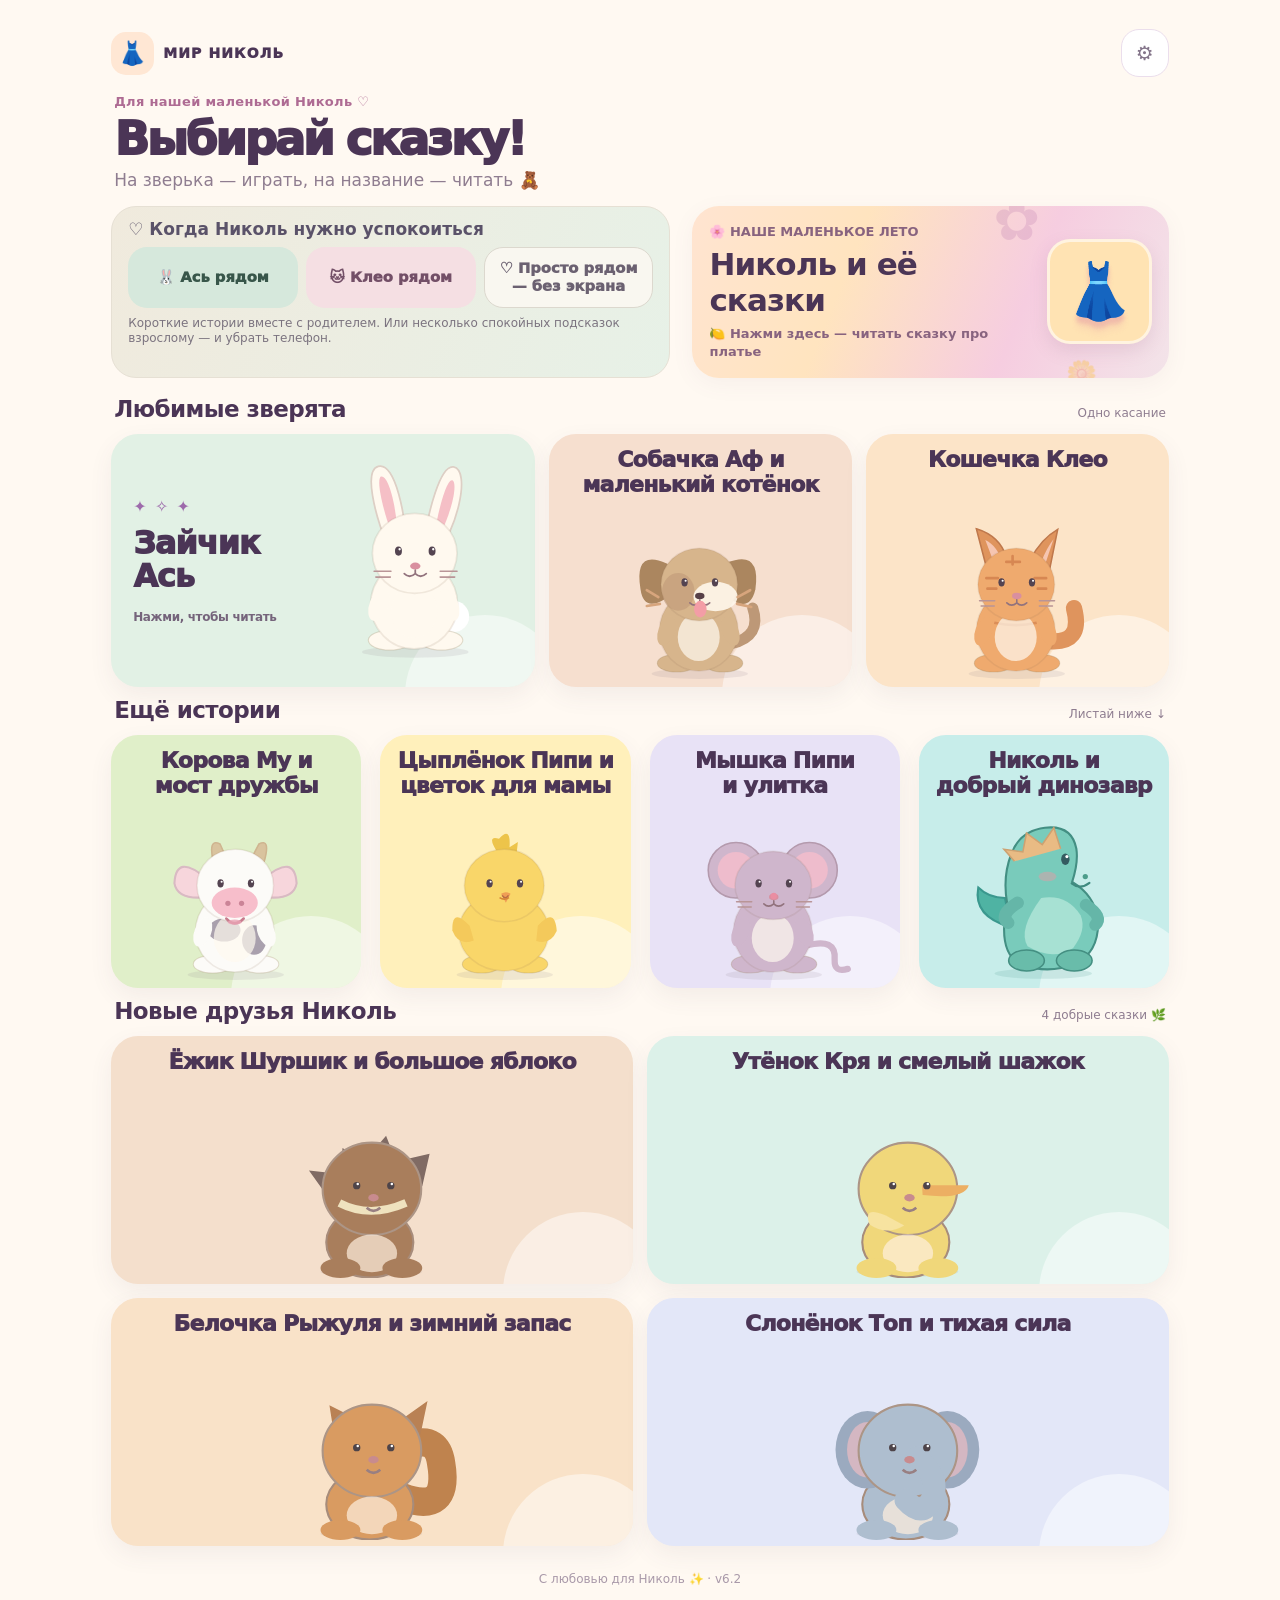
<file: nikole-library/v23.html>
<!doctype html>
<html lang="ru"><head><meta charset="utf-8"><meta name="viewport" content="width=device-width,initial-scale=1"><meta http-equiv="refresh" content="0;url=./"><title>Мир Николь — новая версия</title></head><body><p>Приложение обновлено. <a href="./">Открыть актуальную библиотеку Николь</a></p><script>location.replace("./"+location.search+location.hash);</script></body></html>
</file>
<file: styles.css>
:root{font-family:-apple-system,BlinkMacSystemFont,"SF Pro Text",Inter,"Segoe UI",sans-serif;font-synthesis:none;-webkit-font-smoothing:antialiased;--bg:#f5f7fa;--card:#fff;--ink:#1a293f;--muted:#7d8b9d;--line:#e8edf4;--accent:#2865df;--accent-soft:#e9f0ff;--nav:rgba(255,255,255,.94);--shadow:0 7px 28px rgba(30,48,85,.045);--radius:20px;color-scheme:light}
:root[data-theme=dark]{--bg:#101722;--card:#1b2635;--ink:#eaf1fa;--muted:#9baac0;--line:#304056;--accent:#8aabff;--accent-soft:#233b63;--nav:rgba(24,35,49,.96);--shadow:0 7px 28px rgba(0,0,0,.13);color-scheme:dark}
@media(prefers-color-scheme:dark){:root:not([data-theme=light]){--bg:#101722;--card:#1b2635;--ink:#eaf1fa;--muted:#9baac0;--line:#304056;--accent:#8aabff;--accent-soft:#233b63;--nav:rgba(24,35,49,.96);--shadow:0 7px 28px rgba(0,0,0,.13);color-scheme:dark}}
*,*:before,*:after{box-sizing:border-box}html{height:100%;background:var(--bg);-webkit-text-size-adjust:100%}body{margin:0;background:var(--bg);color:var(--ink);font-size:15px;min-height:100%;-webkit-tap-highlight-color:transparent}button,input,select,textarea{font:inherit}button{cursor:pointer}button:disabled{opacity:.5;cursor:default}a{color:var(--accent);text-decoration:none}:focus-visible{outline:3px solid var(--accent);outline-offset:2px}svg.ico{width:20px;height:20px;fill:none;stroke:currentColor;stroke-width:1.8;stroke-linecap:round;stroke-linejoin:round;flex-shrink:0}
.shell{max-width:880px;margin:auto;min-height:100dvh;padding-bottom:calc(110px + env(safe-area-inset-bottom))}.topbar{position:relative;padding:calc(27px + env(safe-area-inset-top)) 22px 14px}.eyebrow{font-size:11px;font-weight:750;letter-spacing:.14em;color:var(--muted);text-transform:uppercase}.headrow{display:flex;justify-content:space-between;align-items:center;gap:14px;margin-top:8px}.page-title{font-size:34px;font-weight:790;letter-spacing:-1.3px;line-height:1.1;margin:0}.caption{font-size:13px;color:var(--muted);line-height:1.5}.head-caption{margin:9px 0 0}.circle-btn{border:1px solid var(--line);background:var(--card);border-radius:16px;width:47px;height:47px;display:grid;place-items:center;color:var(--ink);flex:none}.content{padding:10px 22px 24px}.stack{display:flex;flex-direction:column;gap:14px}.section-head{display:flex;justify-content:space-between;align-items:center;margin:22px 0 12px;gap:8px}.section-head h2{font-size:19px;font-weight:780;letter-spacing:-.35px;margin:0}.section-head .secondary-link{font-weight:650;font-size:13px;border:0;background:none;color:var(--accent)}
.hero{border-radius:26px;background:#173f91;color:#fff;padding:21px 22px;position:relative;overflow:hidden;box-shadow:0 9px 18px rgba(17,56,136,.13)}.hero::before{content:'';width:215px;height:215px;border-radius:50%;position:absolute;right:-92px;top:-102px;background:rgba(255,255,255,.065)}.hero::after{content:'';width:140px;height:140px;border-radius:50%;position:absolute;right:0;bottom:-85px;border:28px solid rgba(255,255,255,.065)}.hero .small{font-size:13px;color:#cddcff}.hero .big{font-size:38px;font-weight:800;letter-spacing:-1px;margin:8px 0 2px}.hero .big small{font-size:17px;font-weight:520}.hero .subtitle{font-size:13px;color:#d7e5ff;margin-top:8px}.hero .hero-cta{background:#fff;color:#164191;border:0;border-radius:11px;font-size:13px;font-weight:750;padding:10px 12px;margin-top:16px}.hero .eyebrow{color:#c3d6fb}
.tiles{display:grid;grid-template-columns:repeat(2,minmax(0,1fr));gap:11px}.tile{background:var(--card);border:1px solid var(--line);border-radius:20px;padding:16px 15px;min-height:118px;display:flex;flex-direction:column;gap:6px;box-shadow:var(--shadow);text-align:left}.tile .tile-ico{width:36px;height:36px;border-radius:12px;display:grid;place-items:center;background:var(--accent-soft);color:var(--accent)}.tile strong{font-size:19px;font-weight:790}.tile .tile-info{font-size:12px;color:var(--muted)}
.panel{background:var(--card);border:1px solid var(--line);border-radius:20px;box-shadow:var(--shadow);overflow:hidden}.panel-pad{padding:16px}.entry{display:flex;align-items:flex-start;gap:12px;padding:15px 16px;border-bottom:1px solid var(--line);min-height:70px}.entry:last-child{border-bottom:0}.entry-main{flex:1;min-width:0}.entry-title{font-size:15px;font-weight:640;line-height:1.37;word-break:break-word}.entry-title.done{text-decoration:line-through;color:var(--muted)}.entry-note{margin-top:5px;color:var(--muted);font-size:12px;line-height:1.45;display:flex;align-items:center;gap:5px;flex-wrap:wrap}.entry-date{flex:none;border-radius:10px;background:var(--bg);min-width:55px;text-align:center;padding:8px 6px;font-size:14px;font-weight:780}.entry-date small{display:block;font-size:10px;font-weight:650;color:var(--muted);text-transform:uppercase}.entry-action{border:0;background:none;padding:2px;display:grid;place-items:center;color:var(--muted)}.tick{width:27px;height:27px;border-radius:50%;border:1.9px solid #b4c4d7;display:grid;place-items:center;padding:0;flex:none;color:#fff;background:transparent;margin-top:-1px}.tick.on{background:#1a9b74;border-color:#1a9b74}.tick svg{width:16px;height:16px;stroke-width:2.7}.chip{font-size:11px;font-weight:660;padding:4px 8px;border-radius:8px;background:var(--bg);color:var(--muted);white-space:nowrap}.chip.red{background:#ffe9e8;color:#c34a43}.chip.amber{background:#fff2dd;color:#b97819}.chip.blue{background:var(--accent-soft);color:var(--accent)}.chip.green{background:#e0f8e9;color:#177d53}.chips{display:flex;gap:7px;flex-wrap:wrap}.muted{color:var(--muted)}.empty{display:flex;flex-direction:column;align-items:center;text-align:center;gap:9px;padding:32px 24px;color:var(--muted)}.empty .empty-icon{font-size:34px}.empty b{font-size:16px;color:var(--ink)}.empty .caption{max-width:270px}
.tabbar{position:fixed;bottom:0;left:0;right:0;z-index:20;background:var(--nav);border-top:1px solid var(--line);backdrop-filter:blur(18px);-webkit-backdrop-filter:blur(18px);padding:9px max(12px,env(safe-area-inset-right)) calc(7px + env(safe-area-inset-bottom)) max(12px,env(safe-area-inset-left))}.tabbar-inner{max-width:720px;margin:auto;display:grid;grid-template-columns:repeat(5,1fr);gap:2px}.tabitem{background:none;border:0;color:var(--muted);display:flex;align-items:center;justify-content:center;gap:3px;flex-direction:column;font-weight:650;font-size:10px;padding:6px 2px;border-radius:13px}.tabitem.on{color:var(--accent);background:var(--accent-soft)}.tabitem .ico{width:23px;height:23px}.fab{position:fixed;bottom:calc(84px + env(safe-area-inset-bottom));right:max(21px,calc((100vw - 820px)/2 + 30px));z-index:19;background:var(--accent);color:white;border:0;width:55px;height:55px;display:grid;place-items:center;border-radius:18px;box-shadow:0 9px 23px rgba(32,94,209,.3)}.fab .ico{width:28px;height:28px;stroke-width:2.3}
.searchbar{display:flex;align-items:center;gap:10px;background:var(--card);border:1px solid var(--line);border-radius:14px;padding:12px 15px;color:var(--muted);margin:4px 0 12px}.searchbar input{border:0;background:transparent;color:var(--ink);outline:0;width:100%;font-size:16px;min-width:0}.filter-scroll{display:flex;gap:8px;overflow:auto;padding:3px 0 12px;scrollbar-width:none}.filter-scroll::-webkit-scrollbar{display:none}.filter-pill{background:var(--card);border:1px solid var(--line);color:var(--muted);font-size:13px;font-weight:650;border-radius:999px;padding:8px 12px;white-space:nowrap}.filter-pill.on{background:var(--ink);color:var(--card);border-color:var(--ink)}.subheading{font-size:12px;color:var(--muted);font-weight:750;text-transform:uppercase;letter-spacing:.08em;margin:18px 0 10px}.project-card{padding:17px;background:var(--card);border:1px solid var(--line);border-radius:20px;box-shadow:var(--shadow);display:block;color:var(--ink);text-align:left;width:100%}.project-top{display:flex;justify-content:space-between;align-items:center;gap:8px}.project-name{font-size:17px;font-weight:760;letter-spacing:-.25px}.project-desc{color:var(--muted);font-size:12px;margin-top:7px;line-height:1.5}.progress-track{margin:14px 0 6px;background:var(--line);height:6px;border-radius:10px;overflow:hidden}.progress-fill{background:#24a883;height:100%;border-radius:10px;transition:width .2s}.project-footer{display:flex;justify-content:space-between;color:var(--muted);font-size:11px}.collection-card{width:100%;display:flex;align-items:center;gap:14px;padding:16px;text-align:left;background:var(--card);border:1px solid var(--line);border-radius:18px;color:var(--ink)}.collection-em{font-size:24px;width:52px;height:52px;border-radius:15px;background:var(--bg);display:grid;place-items:center;flex:none}.collection-card strong{font-size:16px}.collection-card .ico{margin-left:auto;color:var(--muted)}.collection-hint{font-size:12px;color:var(--muted);margin-top:4px}
.detail-card{background:var(--card);border:1px solid var(--line);border-radius:20px;padding:20px}.detail-head{display:flex;justify-content:space-between;align-items:start;gap:14px}.detail-title{font-size:23px;font-weight:760;line-height:1.25;letter-spacing:-.5px}.detail-desc{white-space:pre-wrap;word-break:break-word;color:var(--ink);font-size:14px;line-height:1.6;margin:18px 0}.detail-label{font-size:11px;text-transform:uppercase;letter-spacing:.07em;font-weight:700;color:var(--muted);margin:15px 0 6px}.detail-line{font-size:14px}.detail-actions{display:flex;gap:8px;flex-wrap:wrap;margin-top:18px}.btn{border:1px solid var(--line);border-radius:13px;padding:11px 15px;background:var(--card);color:var(--ink);font-size:14px;font-weight:670}.btn.primary{color:white;background:var(--accent);border-color:var(--accent)}.btn.danger{color:#c45352}.btn.wide{width:100%}.btn:active,.tile:active,.collection-card:active,.entry-action:active{transform:scale(.98)}.subtask-row{display:flex;align-items:center;gap:9px;padding:10px 0;border-bottom:1px solid var(--line)}.subtask-row:last-child{border:0}.subtask-row span{flex:1}
.screen-back{background:transparent;border:0;display:flex;align-items:center;gap:5px;color:var(--accent);padding:0 0 15px;font-weight:650}
.screen-back .ico{transform:rotate(180deg)}
.setting-row{padding:18px 16px;border-bottom:1px solid var(--line);display:flex;justify-content:space-between;align-items:center;gap:12px}.setting-row:last-child{border-bottom:0}.setting-row strong{font-size:14px}.setting-row .caption{font-size:12px;margin-top:4px}.setting-row button{white-space:nowrap}.setting-row .col{flex:1}.setting-row select{max-width:122px}.warning{background:#fff2d5;color:#815817;border-radius:13px;padding:12px 14px;font-size:13px;line-height:1.5}.warning strong{display:block;margin-bottom:4px}.footnote{font-size:12px;color:var(--muted);line-height:1.6;margin:16px 2px}
.overlay{position:fixed;inset:0;z-index:35;background:rgba(10,25,48,.48);display:flex;align-items:flex-end;justify-content:center;padding:0}.sheet{background:var(--card);border-radius:25px 25px 0 0;width:100%;max-width:720px;max-height:94dvh;overflow-y:auto;padding:12px 21px calc(26px + env(safe-area-inset-bottom));overscroll-behavior:contain;box-shadow:0 -12px 40px rgba(0,0,0,.08)}.grabber{height:5px;width:38px;background:var(--line);border-radius:5px;margin:0 auto 15px}.sheet-header{display:flex;align-items:center;justify-content:space-between;gap:8px;margin-bottom:18px}.sheet-header h2{font-size:23px;letter-spacing:-.5px;margin:0}.sheet-close{border:0;background:var(--bg);color:var(--ink);width:36px;height:36px;border-radius:11px;display:grid;place-items:center}.field{display:block;margin:13px 0}.field-label{display:block;font-size:12px;color:var(--muted);font-weight:700;margin-bottom:7px}.field-control{width:100%;padding:12px;border:1px solid var(--line);border-radius:12px;background:var(--bg);color:var(--ink);font-size:16px;outline:none;min-width:0}.field-control:focus{border-color:var(--accent)}textarea.field-control{min-height:94px;resize:vertical;line-height:1.5}.field-row{display:grid;grid-template-columns:1fr 1fr;gap:10px}.type-pills{display:flex;gap:7px;flex-wrap:wrap}.type-pills label{font-size:12px;border-radius:10px;border:1px solid var(--line);padding:9px 11px;font-weight:640;color:var(--muted);cursor:pointer}.type-pills label.selected{background:var(--accent-soft);color:var(--accent);border-color:var(--accent)}.type-pills input{position:absolute;opacity:0;pointer-events:none}.sheet-bottom{display:flex;gap:8px;margin-top:22px}.sheet-bottom .btn{flex:1}.inline-link{border:0;background:none;color:var(--accent);font-size:13px;font-weight:700;padding:3px 0}.import-box{background:var(--bg);border-radius:13px;padding:12px;font-size:12px;color:var(--muted);line-height:1.5;margin-top:12px}.import-box b{color:var(--ink)}.import-preview{max-height:180px;overflow:auto;line-height:1.6}.note-bubble{border:1px solid var(--line);border-radius:12px;padding:14px 16px;display:flex;align-items:center;gap:9px;font-size:13px}.note-bubble .ico{color:var(--accent)}
#toast{position:fixed;bottom:calc(164px + env(safe-area-inset-bottom));left:50%;transform:translate(-50%,20px);opacity:0;pointer-events:none;z-index:55;max-width:calc(100vw - 32px);min-width:180px;background:var(--ink);color:var(--card);padding:13px 17px;font-size:13px;font-weight:600;text-align:center;border-radius:13px;transition:opacity .2s,transform .2s}#toast.show{opacity:1;transform:translate(-50%,0)}
@media(min-width:700px){.content{padding-left:34px;padding-right:34px}.topbar{padding-left:34px;padding-right:34px}.tiles{grid-template-columns:repeat(4,1fr)}.fab{right:max(24px,calc((100vw - 820px)/2 + 20px))}}
@media(max-width:350px){.page-title{font-size:30px}.entry{padding-left:12px;padding-right:12px}.tabitem{font-size:9px}.content{padding-left:15px;padding-right:15px}.topbar{padding-left:15px;padding-right:15px}}
@media(prefers-reduced-motion:reduce){*{animation:none!important;transition:none!important}}

/* Solar Horizon · refined iPhone design, high-tech coastal visual language */
:root{
  font-family:-apple-system,BlinkMacSystemFont,"SF Pro Display","Avenir Next",Inter,"Segoe UI",sans-serif;
  --bg:#eff4f3;--card:#ffffff;--ink:#112a36;--muted:#5b7480;--line:#dce8e8;
  --accent:#007d87;--accent-soft:#e0f4f2;--nav:rgba(249,253,251,.94);
  --shadow:0 10px 32px rgba(14,63,74,.07);--radius:22px;
}
:root[data-theme=dark]{--bg:#071923;--card:#102b36;--ink:#eaf6f5;--muted:#99b4ba;--line:#23424c;--accent:#57dfd2;--accent-soft:#153e46;--nav:rgba(9,30,39,.94);--shadow:0 9px 28px rgba(0,0,0,.23)}
@media(prefers-color-scheme:dark){:root:not([data-theme=light]){--bg:#071923;--card:#102b36;--ink:#eaf6f5;--muted:#99b4ba;--line:#23424c;--accent:#57dfd2;--accent-soft:#153e46;--nav:rgba(9,30,39,.94);--shadow:0 9px 28px rgba(0,0,0,.23)}}
html,body{background:var(--bg)}
body{background-image:radial-gradient(ellipse 80% 45% at 50% -10%,rgba(87,215,195,.13),transparent 75%);font-size:15px}
.shell{max-width:800px}
.topbar{padding:calc(27px + env(safe-area-inset-top)) 21px 15px}
.eyebrow{letter-spacing:.18em;font-size:10px;font-weight:800;color:var(--muted)}
.page-title{font-weight:820;letter-spacing:-1.45px;font-size:36px}
.head-caption{font-weight:520;font-size:14px;margin:10px 0 0}
.circle-btn{border-radius:15px;background:var(--card);box-shadow:0 3px 14px rgba(0,57,67,.055);border-color:var(--line);width:46px;height:46px}
.content{padding:7px 20px 30px}
.section-head h2{font-weight:770;letter-spacing:-.5px}
.section-head .secondary-link{color:var(--accent)}
.hero{min-height:295px;padding:24px;border-radius:27px;background:linear-gradient(144deg,#082b42 0%,#07556b 52%,#0d8690 100%);box-shadow:0 18px 38px rgba(4,63,80,.22);isolation:isolate}
.hero::before{content:"";position:absolute;inset:0;z-index:-1;pointer-events:none;border-radius:inherit;background:radial-gradient(circle at 81% 22%,rgba(255,218,156,.19),transparent 28%),linear-gradient(transparent 75%,rgba(4,43,62,.55))}
.hero::after{content:"";position:absolute;inset:0;border-radius:inherit;z-index:-1;pointer-events:none;background-image:linear-gradient(rgba(227,246,242,.035) 1px,transparent 1px),linear-gradient(90deg,rgba(227,246,242,.025) 1px,transparent 1px);background-size:29px 29px;mask-image:linear-gradient(to top,#000,transparent 70%);-webkit-mask-image:linear-gradient(to top,#000,transparent 70%)}
.hero-body{position:relative;z-index:2;max-width:100%}
.hero-kicker{font-size:10px;letter-spacing:.22em;font-weight:800;color:#a9f6e9;display:flex;gap:9px;align-items:center}
.status-dot{display:inline-block;width:7px;height:7px;border-radius:50%;background:#75ebd5;box-shadow:0 0 0 4px rgba(103,238,217,.13)}
.hero-heading{font-weight:770;font-size:27px;line-height:1.14;letter-spacing:-.9px;margin:15px 0 12px;color:#fff;max-width:260px}
.hero-heading em{font-style:normal;color:#ffdda7}
.hero-count{display:flex;align-items:center;gap:10px;margin:8px 0 5px}
.hero-count-value{font-size:43px;letter-spacing:-1.8px;font-weight:800;line-height:1;color:white}
.hero-count-caption{font-size:11px;line-height:1.3;color:#b8dfdf}
.hero-stats{font-size:11px;color:#b8e7e6;display:flex;gap:8px;align-items:center;margin:12px 0}
.hero-stats b{font-size:12px;color:#fff}
.hero-stat-divider{opacity:.5}
.hero-cta{display:flex;gap:20px;align-items:center;background:#fff;color:#074b59;padding:11px 16px;border-radius:13px;font-weight:780;font-size:12px;margin-top:17px;min-height:43px;box-shadow:0 6px 22px rgba(0,28,37,.13)}
.hero-cta span{font-size:18px}
.hero-aura{position:absolute;inset:0;pointer-events:none;z-index:1;overflow:hidden}
.sun-disc{position:absolute;width:133px;height:133px;right:-4px;top:48px;border-radius:50%;background:linear-gradient(155deg,#ffeac0 0%,#ffd393 53%,#f0a86f 100%);box-shadow:0 0 0 20px rgba(255,219,163,.075),0 0 0 43px rgba(255,235,178,.04),0 0 70px rgba(250,188,107,.20)}
.sea-line{position:absolute;height:96px;left:40%;right:-25%;bottom:0;border-radius:50% 45% 0 0;background:linear-gradient(170deg,rgba(20,184,184,.59),rgba(3,74,95,.53));transform:rotate(-8deg)}
.sea-line-one{bottom:-35px;left:26%;opacity:.8}
.sea-line-two{bottom:-61px;left:17%;right:-15%;height:97px;background:linear-gradient(170deg,rgba(15,194,179,.35),rgba(3,81,103,.6));transform:rotate(6deg)}
.island{position:absolute;width:120px;height:15px;right:-12px;bottom:85px;background:#0b5770;border-radius:100% 70% 0 0;transform:rotate(-3deg);opacity:.53}
.goal-line{background:linear-gradient(100deg,#fef7eb,#fffaf2);border:1px solid #f7e7cb;display:flex;gap:13px;align-items:center;padding:14px 16px;border-radius:18px;color:#4b4335;box-shadow:0 6px 19px rgba(133,91,22,.035)}
.goal-line-icon{height:36px;width:36px;display:grid;place-items:center;flex:none;background:#ffead1;border-radius:12px;color:#c17d23;font-size:17px}
.goal-line-copy{display:flex;flex-direction:column;min-width:0;gap:3px}.goal-line-copy strong{font-size:13px;font-weight:770}.goal-line-copy small{font-size:11px;color:#866e4f;line-height:1.4}.goal-line-arrow{margin-left:auto;color:#b28a53;font-weight:750;font-size:16px}
.tile{border-radius:21px;padding:16px;background:var(--card);box-shadow:var(--shadow);min-height:119px;gap:5px}
.tile .tile-ico{border-radius:13px;background:var(--accent-soft);color:var(--accent)}
.tile strong{font-size:24px;letter-spacing:-.7px;font-weight:820}
.tile .tile-info{color:var(--muted);font-weight:600}
.panel,.project-card,.collection-card,.detail-card{border-radius:21px;border-color:var(--line);box-shadow:var(--shadow)}
.entry{padding:17px 15px;gap:11px}.entry-title{font-weight:670;letter-spacing:-.08px;font-size:15px}
.entry-note{font-size:11px}.tick{width:29px;height:29px;border-width:2px;border-color:#94bfbe}.tick.on{background:#00a999;border-color:#00a999}
.chip{background:var(--bg);color:var(--muted);border-radius:9px;font-size:10px;font-weight:700;padding:5px 8px}
.chip.blue{color:#007580;background:#e0f4f3}.chip.amber{color:#936318;background:#fff1d8}.chip.green{background:#e0f7eb;color:#087c5a}
.tabbar{border-top:1px solid var(--line);box-shadow:0 -5px 28px rgba(4,54,62,.045)}
.tabitem{font-size:10px;min-height:53px;border-radius:14px}.tabitem.on{font-weight:800}.tabitem.on .ico{stroke-width:2.25}
.fab{background:linear-gradient(145deg,#10aaa4,#037788);box-shadow:0 10px 25px rgba(0,115,125,.3);border-radius:18px;width:58px;height:58px}
.project-card{padding:19px}.project-name{font-weight:770}.progress-track{height:7px;border-radius:14px}.progress-fill{background:linear-gradient(90deg,#05aa9e,#6bd4b9)}
.collection-em{background:var(--accent-soft);color:var(--accent)}
.filter-pill.on{background:var(--accent);border-color:var(--accent);color:#fff}
.btn.primary{background:var(--accent);color:#fff}
@media(prefers-reduced-motion:no-preference){.hero-aura .sun-disc{animation:solarFloat 7s ease-in-out infinite alternate}.sea-line{animation:seaSwell 9s ease-in-out infinite alternate}.tile,.project-card,.collection-card{transition:transform .18s ease,box-shadow .18s ease}.tile:active,.project-card:active,.collection-card:active{transform:scale(.985)}}
@keyframes solarFloat{from{transform:translateY(0)}to{transform:translateY(8px)}}
@keyframes seaSwell{from{transform:translateY(0) rotate(-2deg)}to{transform:translateY(-8px) rotate(2deg)}}
@media(max-width:370px){.hero{padding:19px;min-height:285px}.hero-heading{font-size:24px}.sun-disc{right:-32px;top:55px}.content{padding-left:16px;padding-right:16px}.topbar{padding-left:17px;padding-right:17px}}
:root[data-theme=dark] .goal-line{background:linear-gradient(110deg,#28392f,#263a35);border-color:#405342;color:#f2ecd9}
:root[data-theme=dark] .goal-line-icon{background:#3d4d3b;color:#ffce88}
:root[data-theme=dark] .goal-line-copy small{color:#c7b89c}
@media(prefers-color-scheme:dark){:root:not([data-theme=light]) .goal-line{background:linear-gradient(110deg,#28392f,#263a35);border-color:#405342;color:#f2ecd9}:root:not([data-theme=light]) .goal-line-icon{background:#3d4d3b;color:#ffce88}:root:not([data-theme=light]) .goal-line-copy small{color:#c7b89c}}
</file>
<file: intraday-liquidity-lab/styles.css>
@import url('https://fonts.googleapis.com/css2?family=DM+Sans:wght@400;500;600;700&family=Manrope:wght@400;500;600;700;800&display=swap');
:root{--bg:#080f1b;--side:#0b1423;--panel:#101c2c;--panel2:#121f32;--text:#edf4ff;--muted:#93a3bb;--border:#27384d;--teal:#3bdac5;--purple:#908aff;--slate:#8092ad;--warn:#f0bf72}*{box-sizing:border-box}html{scroll-behavior:smooth}body{margin:0;font-family:'DM Sans',Arial,sans-serif;background:var(--bg);color:var(--text)}button,input,select{font:inherit}button{cursor:pointer}a{text-decoration:none;color:inherit}.site-shell{min-height:100vh;display:flex}.sidebar{width:252px;background:var(--side);border-right:1px solid #1c2b3e;position:sticky;top:0;min-height:100vh;height:100vh;display:flex;flex-direction:column;padding:30px 20px;flex-shrink:0}.brand{display:flex;gap:10px;align-items:center;font-family:Manrope,sans-serif;font-weight:800;letter-spacing:2px;font-size:17px}.brand-mark{color:var(--teal);font-size:31px}.brand small{display:block;font:600 8px 'DM Sans';letter-spacing:2.7px;color:#7d91ad;margin-top:3px}.side-label{font-size:10px;letter-spacing:2px;color:#7287a3;margin:60px 12px 18px;font-weight:700}.side-nav{display:grid;gap:7px}.side-link{display:flex;align-items:center;gap:14px;padding:13px 13px;color:#a3b0c5;font-size:13px;border-radius:10px}.side-link span{font-size:20px;width:24px;text-align:center;color:#7790a9}.side-link:hover,.side-link.active{background:#172b3b;color:#ecfaf8}.side-link.active{box-shadow:inset 3px 0 var(--teal)}.side-link.active span{color:var(--teal)}.side-card{margin-top:auto;border:1px solid #2b4154;background:linear-gradient(150deg,#152b38,#101c2c);border-radius:12px;padding:18px;color:#9aacbf;font-size:12px;line-height:1.5}.side-card-icon{font-size:25px;color:var(--teal)}.side-card strong{display:block;color:#e4eefa;font-weight:500;margin-top:6px}.side-bottom{font-size:9px;letter-spacing:1.4px;color:#6f8095;margin-top:28px;line-height:1.8}.side-bottom small{letter-spacing:0;font-size:11px}.blip{display:inline-block;background:var(--teal);width:7px;height:7px;border-radius:50%;margin-left:7px}.main{flex:1;min-width:0}.topbar{height:74px;border-bottom:1px solid #1d2c3c;display:flex;justify-content:space-between;align-items:center;padding:0 48px}.breadcrumbs{font-size:12px;color:#8395ad}.breadcrumbs span{margin:0 12px;color:#526780}.top-actions{display:flex;align-items:center;gap:25px}.privacy-indicator{border:1px solid #46604e;background:#17362f;color:#75ddbe;border-radius:20px;padding:7px 12px;font-size:9px;letter-spacing:1.2px;font-weight:700}.avatar{width:34px;height:34px;border-radius:50%;background:#283e55;display:grid;place-items:center;color:#c4ddf1;font-size:11px;font-weight:700}.content{max-width:1520px;margin:auto;padding:32px 48px 15px}.hero{background:radial-gradient(circle at 74% 64%,#193e51,#111e30 40%,#102032);border:1px solid #29435a;border-radius:17px;min-height:346px;display:flex;position:relative;overflow:hidden;padding:42px 48px}.hero-copy{position:relative;z-index:1;max-width:650px}.eyebrow,.overline{font-size:10px;letter-spacing:2.4px;font-weight:700;color:var(--teal)}.pulse{display:inline-block;width:7px;height:7px;border-radius:50%;background:var(--teal);margin-right:9px;box-shadow:0 0 15px var(--teal)}.hero h1{font:800 clamp(40px,5vw,64px)/1.12 Manrope,sans-serif;letter-spacing:-2.8px;margin:21px 0 17px}.hero h1 em{color:var(--teal);font-style:normal}.hero p{max-width:580px;color:#b4c3d6;line-height:1.7;font-size:14px;margin-bottom:24px}.hero-actions{display:flex;gap:12px;flex-wrap:wrap}.btn{display:inline-flex;align-items:center;justify-content:space-between;gap:20px;border-radius:9px;padding:13px 19px;font-size:12px;font-weight:700;transition:background .2s,transform .2s;min-height:43px;border:1px solid transparent}.btn:hover{transform:translateY(-1px)}.btn.primary{background:#39d7bd;color:#062c2d}.btn.primary:hover{background:#63ebd3}.btn.outline{border-color:#5e768d;color:#e4effb;background:rgba(12,26,43,.3)}.btn.subtle{color:#abc1d6;border-color:#304257;background:#152338}.btn.stretch{width:100%}.hero-art{position:absolute;right:15px;top:-60px;width:450px;height:430px}.orb{position:absolute;border-radius:50%;filter:blur(9px)}.orb-a{width:190px;height:190px;top:140px;left:128px;background:radial-gradient(circle,#73f3c3,#15878e 47%,transparent 72%);opacity:.62}.orb-b{width:245px;height:250px;top:105px;left:98px;border:55px solid #153c62;opacity:.5}.orb-ring{position:absolute;border-radius:50%;border:1px solid #55b2bb;transform:rotate(-20deg) scaleX(1.7);opacity:.3}.r1{width:290px;height:240px;left:67px;top:105px}.r2{width:360px;height:290px;left:30px;top:73px}.hero-vertical{position:absolute;right:10px;top:145px;writing-mode:vertical-rl;letter-spacing:4px;font-size:9px;color:#6facbd}.disclosure{display:flex;gap:15px;align-items:center;border-left:3px solid #d9b06b;padding:12px 17px;margin:19px 0 41px;background:#292a2a50;color:#acb7c5;font-size:12px;line-height:1.5}.disclosure strong{color:#f1c98d;white-space:nowrap}.section{margin:0 0 61px;scroll-margin-top:20px}.section-heading{display:flex;align-items:end;justify-content:space-between;gap:20px;margin-bottom:21px}.section-heading h2{font:800 27px/1.35 Manrope,sans-serif;letter-spacing:-.6px;margin:10px 0 4px}.section-heading p{color:var(--muted);font-size:13px;margin:0}.engine-pill,.section-chip{font-size:10px;border:1px solid #2b705c;color:#69e3bd;border-radius:20px;padding:9px 12px;white-space:nowrap;background:#14302c}.small-spinner{width:8px;height:8px;display:inline-block;border-radius:50%;background:#dcb76d;margin-right:7px}.engine-pill.loaded .small-spinner{background:var(--teal)}.kpis{display:grid;grid-template-columns:repeat(4,1fr);gap:14px;margin-bottom:16px}.kpi,.panel,.insight,.method-card{border:1px solid var(--border);background:var(--panel);border-radius:13px}.kpi{padding:20px 20px 18px;min-width:0}.kpi-top{display:flex;justify-content:space-between;align-items:center;color:#acbad0;font-size:11px;gap:8px}.mini-symbol{color:#71afbd;font-size:19px}.kpi-value{font:800 clamp(24px,2.3vw,35px) Manrope,sans-serif;letter-spacing:-1.5px;margin:15px 0 7px}.kpi-value.mint{color:var(--teal)}.kpi-footer{font-size:10px;color:#7389a3}.workspace-grid{display:grid;grid-template-columns:minmax(0,1.85fr) minmax(305px,1fr);gap:15px}.panel{padding:23px 23px 20px}.panel-header{display:flex;justify-content:space-between;gap:16px;align-items:start}.panel-header h3{font:700 18px Manrope,sans-serif;margin:7px 0 6px;letter-spacing:-.3px}.panel-header p{font-size:11px;color:#8ea1b8;margin:0;line-height:1.55}.panel-kicker{letter-spacing:1.8px;font-size:10px;font-weight:700;color:#65ceb7}.pill-tag{border:1px solid #364c62;border-radius:20px;color:#9eb1c8;font-size:10px;padding:7px 10px;white-space:nowrap}.chart-legends{display:flex;gap:23px;margin:25px 0 13px;flex-wrap:wrap;color:#b5c2d4;font-size:10px}.legend-dot{height:8px;width:8px;display:inline-block;border-radius:50%;margin-right:6px}.legend-dot.teal{background:var(--teal)}.legend-dot.violet{background:var(--purple)}.legend-dot.slate{background:var(--slate)}.chart-container{height:296px;width:100%;position:relative}.chart-container svg{display:block;width:100%;height:100%;overflow:visible}.chart-footnote{font-size:10px;color:#647c97;line-height:1.55;margin-top:13px}.placeholder{display:grid;place-items:center;height:100%;color:#8196af;font-size:12px}.scenario-panel{padding:24px}.form-field{margin-top:20px}.form-field label{display:flex;justify-content:space-between;gap:8px;font-size:11px;color:#b6c5d7;margin-bottom:10px}.form-field label b{color:var(--teal);font-weight:600}.form-field input[type=range]{width:100%;accent-color:var(--teal);height:5px;cursor:pointer}.range-ends{display:flex;justify-content:space-between;color:#667f9a;font-size:9px;margin-top:5px}.scenario-divider,.prediction-separator{height:1px;background:#293a4e;margin:24px 0 17px}.scenario-readout,.prediction-line{display:flex;justify-content:space-between;align-items:center;gap:15px;color:#9eb1c7;font-size:11px;margin:11px 0}.scenario-readout strong,.prediction-line strong{color:#e2edf9;font-size:12px}.scenario-actions{margin-top:27px;display:grid;gap:9px}.info-grid{display:grid;grid-template-columns:1fr 1fr;gap:14px;margin-top:16px}.insight{padding:23px;background:linear-gradient(120deg,#12322f,#102431)}.insight.contrast{background:var(--panel)}.small-badge{font-size:9px;letter-spacing:1.8px;font-weight:700;color:#5de6c6}.insight h3{font:700 16px Manrope,sans-serif;margin:10px 0 8px}.insight p{color:#a5b4c6;font-size:12px;line-height:1.65;margin:0}.section-chip{background:#1a293b;border-color:#42526e;color:#c2cdec}.inspector-grid{display:grid;grid-template-columns:1.6fr 1fr;gap:16px}.control-grid{display:grid;grid-template-columns:1fr 1fr;gap:0 18px;margin-top:-8px}.control-grid .form-field{margin-top:18px}.form-field select,.form-field input[type=number],.form-field input[type=time]{width:100%;min-height:41px;border-radius:8px;background:#17273c;color:#e4eefa;border:1px solid #354a60;padding:10px 12px;outline:none}.form-field select:focus,.form-field input:focus-visible{outline:2px solid #2cb8a8;outline-offset:1px}.inspector-controls>.btn{margin-top:22px}.prediction-output{background:linear-gradient(160deg,#12383a,#13243b 64%);padding:32px}.prediction-value{font:800 clamp(36px,4.2vw,55px) Manrope,sans-serif;color:#59efd1;margin-top:38px;letter-spacing:-1.5px}.prediction-output>p{color:#b2c3d1;font-size:12px;margin:7px 0 40px}.prediction-callout{display:flex;gap:12px;border:1px solid #355c5b;border-radius:11px;background:#163331;padding:16px;margin-top:29px;color:#7de2c6}.prediction-callout p{margin:0;font-size:11px;line-height:1.75;color:#a6c5c5}.architecture{padding:32px 27px}.arch-chain{display:grid;grid-template-columns:minmax(0,1fr) 17px minmax(0,1fr) 17px minmax(0,1fr) 17px minmax(0,1fr) 17px minmax(0,1fr);gap:5px;align-items:center}.arch-node{border:1px solid #345065;min-height:214px;padding:18px 10px;border-radius:10px;background:#14283b;display:flex;flex-direction:column;position:relative;align-items:center;text-align:center}.arch-node.accent{border-color:#27af9e;background:#153b3b}.arch-numeral{font-size:10px;font-weight:700;color:#8396aa;position:absolute;top:12px;left:13px}.arch-icon{font-size:29px;color:#51d4c2;margin:15px 0 16px}.arch-node strong{font-size:12px;font-weight:700;line-height:1.5}.arch-node small{font-size:10px;color:#9eb2c9;line-height:1.6;margin-top:9px}.arch-category{font-size:8px;font-weight:700;letter-spacing:1.3px;color:#60cbb8;margin-top:auto;padding-top:14px}.arch-arrow{color:var(--teal);font-size:20px}.arch-caption{margin-top:23px;font-size:11px;color:#8ca3b8;line-height:1.75;border-top:1px solid #2a4054;padding-top:18px}.arch-caption strong{color:#ccdce8}.method-grid{display:grid;grid-template-columns:repeat(3,1fr);gap:15px}.method-card{padding:24px}.method-number{font-size:9px;letter-spacing:1.9px;color:var(--teal);font-weight:700}.method-card h3{font:700 17px Manrope,sans-serif;margin:16px 0 9px}.method-card p{font-size:12px;line-height:1.75;color:#9dafc4;min-height:106px}.method-card strong{font-size:11px;color:#e0eeef}.methodology-bottom{margin-top:20px;border:1px solid #2b485b;background:linear-gradient(110deg,#162d3a,#0f2030);border-radius:13px;padding:24px;display:flex;align-items:center;justify-content:space-between;gap:30px}.methodology-bottom h3{margin:0 0 8px;font-size:16px}.methodology-bottom p{max-width:670px;color:#a5b8c8;font-size:12px;line-height:1.75;margin:0}.methodology-bottom button{white-space:nowrap}footer{padding:30px 0;color:#68809c;font-size:9px;letter-spacing:1px;display:flex;justify-content:space-between;border-top:1px solid #263a4a;gap:20px}@media(max-width:1250px){.sidebar{width:206px;padding:28px 13px}.content{padding:27px 27px}.topbar{padding:0 27px}.hero{padding:40px 32px}.hero-art{opacity:.5;right:-70px}.arch-chain{grid-template-columns:repeat(5,minmax(0,1fr));gap:8px}.arch-arrow{display:none}}@media(max-width:980px){.sidebar{width:65px;padding:25px 9px}.brand{justify-content:center}.brand>span:last-child{display:none}.side-label,.side-card,.side-bottom{display:none}.side-link{font-size:0;justify-content:center;padding:12px}.side-link span{font-size:22px}.workspace-grid,.inspector-grid{grid-template-columns:1fr}.kpis{grid-template-columns:repeat(2,1fr)}.hero-art{right:-175px}.method-grid{grid-template-columns:1fr 1fr}.arch-chain{grid-template-columns:repeat(3,1fr)}.arch-node{min-height:185px}}@media(max-width:680px){.sidebar{display:none}.topbar{height:58px;padding:0 18px}.content{padding:16px}.privacy-indicator{font-size:8px;padding:6px}.breadcrumbs{font-size:10px}.hero{padding:28px 24px;min-height:340px}.hero h1{font-size:42px}.hero-art{opacity:.25;right:-230px}.hero p{font-size:12px}.hero-actions{gap:8px}.btn{font-size:11px}.disclosure{align-items:flex-start;flex-direction:column;gap:4px;font-size:11px}.section-heading{align-items:start;flex-direction:column}.section-heading h2{font-size:24px}.kpis{gap:8px}.kpi{padding:14px}.kpi-value{font-size:25px}.workspace-grid,.info-grid,.inspector-grid{grid-template-columns:1fr}.chart-container{height:245px}.control-grid{grid-template-columns:1fr}.arch-chain{grid-template-columns:1fr 1fr}.method-grid{grid-template-columns:1fr}.method-card p{min-height:0}.methodology-bottom{flex-direction:column;align-items:stretch}footer{flex-direction:column;font-size:8px}.panel{padding:18px}.top-actions{gap:9px}}

/* v2 governed decision support and monitoring */
.legend-dot.amber{background:#f3bb74}
.decision-summary{display:flex;align-items:center;justify-content:space-between;gap:20px;margin-bottom:16px;background:linear-gradient(120deg,#142d39,#142334)}
.decision-summary h3{font:750 21px Manrope,sans-serif;margin:9px 0 7px}
.decision-summary p,.monitor-controls p{color:#9aaec3;font-size:12px;line-height:1.65;margin:0}
.risk-label{border:1px solid #3d6570;border-radius:99px;padding:10px 15px;white-space:nowrap;font-size:10px;letter-spacing:1.3px;color:#78e5cf;font-weight:750}
.risk-label.watch{color:#f2c97f;border-color:#946a41}.risk-label.breach{color:#ffab9a;border-color:#a15d52}
.decision-grid{display:grid;grid-template-columns:1.04fr 1fr;gap:16px;align-items:start}
.action-cards{display:grid;gap:10px;margin-top:22px}.action-choice{text-align:left;border:1px solid #35506b;color:#d7e4ee;border-radius:11px;padding:17px 18px;background:#16283c;cursor:pointer;width:100%;display:block;transition:border-color .15s,background .15s}
.action-choice:hover,.action-choice:focus-visible{border-color:#57bdb6;background:#183342}.action-choice.selected{border-color:#49dec6;background:#173b3a;box-shadow:0 0 0 1px #37bdab inset}
.action-choice .tag{display:block;color:#70d6c5;letter-spacing:1.5px;font-size:9px;font-weight:750;margin-bottom:8px}.action-choice strong{display:block;font-size:14px;margin:0 0 7px}.action-choice .summary{font-size:11px;color:#9ab0c4;line-height:1.6;display:block}.action-choice .expected{display:block;margin-top:11px;font-size:11px;color:#b5e8dc}
.impact-panel h3,.monitor-controls h3{font:750 19px Manrope,sans-serif;margin:12px 0 9px}.impact-detail{color:#a9bad0;font-size:12px;line-height:1.6;min-height:56px}.impact-readout{margin:20px 0 16px;border-top:1px solid #2e4455}.impact-readout>div,.monitor-stats>div{display:flex;align-items:center;justify-content:space-between;gap:10px;border-bottom:1px solid #263b50;padding:13px 0;font-size:11px;color:#adc0d2}.impact-readout strong,.monitor-stats strong{font:750 15px Manrope,sans-serif;color:#e6f2f7}.assumption-box{padding:14px;color:#bccee2;line-height:1.6;font-size:11px;background:#1a2e40;border:1px solid #324b5a;border-radius:10px}
.decision-buttons{display:flex;flex-wrap:wrap;gap:11px;margin-top:20px}.btn:disabled{opacity:.36;cursor:not-allowed}.approval-status{font-size:11px;color:#a6d7cb;margin-top:17px;line-height:1.5}
.audit-panel{margin-top:16px}.audit-events{display:grid;gap:8px;margin-top:17px;color:#a9bccf;font-size:11px}.audit-item{display:flex;justify-content:space-between;gap:16px;border-top:1px solid #2c4053;padding:12px 0}.audit-item strong{color:#dbeae8}.audit-item small{color:#7d93a9}
.monitor-layout{display:grid;grid-template-columns:1fr 1.35fr;gap:16px}.monitor-controls{background:linear-gradient(130deg,#193342,#142538)}.monitor-controls .form-field{margin-top:30px}.monitor-flag{margin-top:24px;border:1px solid #386b64;background:#163734;color:#85e1ce;border-radius:10px;padding:16px;font-size:11px;line-height:1.6}.monitor-flag.watch{background:#392b25;border-color:#9d714b;color:#ffe0a2}
.monitor-stats{display:grid;grid-template-columns:1fr 1fr;column-gap:25px;margin-top:17px}.segment-panel{margin-top:16px}.segment-bars{display:grid;gap:11px;margin-top:21px}.segment-row{display:grid;grid-template-columns:132px 1fr 95px;align-items:center;gap:13px;font-size:11px;color:#b8c7d7}.segment-track{height:9px;background:#283d50;border-radius:10px;overflow:hidden}.segment-fill{background:linear-gradient(90deg,#2dc9b5,#c8a4ea);border-radius:10px;height:100%}.segment-value{text-align:right;color:#e0e9f5;font-variant-numeric:tabular-nums}
@media(max-width:980px){.decision-grid,.monitor-layout{grid-template-columns:1fr}}@media(max-width:680px){.decision-summary{align-items:flex-start;flex-direction:column}.monitor-stats{grid-template-columns:1fr 1fr}.decision-buttons{flex-direction:column}.segment-row{grid-template-columns:90px 1fr 65px;gap:6px;font-size:9px}.impact-panel{padding:18px}.audit-item{flex-direction:column;gap:5px}}

/* v3: terminology and transparent illustrative LNNCP reference levels */
.reference-panel{margin-top:20px;display:grid;grid-template-columns:1fr 1.35fr;gap:30px;padding:26px 30px}
.reference-intro h3{font-size:19px;margin:8px 0 9px;letter-spacing:-.025em}
.reference-intro p{font-size:13px;line-height:1.75;color:var(--muted,#91a4bc);max-width:440px}
.reference-values{display:grid;gap:15px}
.reference-values label{display:grid;grid-template-columns:minmax(0,1fr) minmax(100px,1.7fr) auto;align-items:center;gap:14px;color:var(--muted,#91a4bc);font-size:12px}
.reference-values label strong{font-size:13px;color:#e5f1ff;min-width:68px;text-align:right;font-variant-numeric:tabular-nums}
.reference-values input{width:100%;accent-color:#44d9c5;cursor:pointer}
.reference-results{display:grid;grid-template-columns:1fr 1fr;gap:8px;border-top:1px solid rgba(133,157,185,.16);padding-top:14px}
.reference-results>div{display:flex;gap:8px;flex-direction:column;background:rgba(32,49,69,.45);padding:11px;border-radius:12px}
.reference-results>div:last-child{grid-column:1/-1}
.reference-results span{font-size:10px;color:#9cb0c8}
.reference-results strong{font-size:14px;color:#ebf9ff}
.scenario-note{font-size:11px;line-height:1.6;color:#91a4bc;margin:12px 0}
@media(max-width:1080px){.reference-panel{grid-template-columns:1fr;padding:20px}.reference-intro p{max-width:none}}
@media(max-width:600px){.reference-panel{padding:16px;gap:18px}.reference-values label{grid-template-columns:1fr auto;gap:7px}.reference-values input{grid-column:1/-1;grid-row:2}.reference-results{grid-template-columns:1fr 1fr}}
</file>
<file: intraday-liquidity-lab/cockpit.css>
/* FLOWSTATE v4 · Group Treasury cockpit, original design. */
.group-section{scroll-margin-top:20px}.cockpit-kpis{display:grid;grid-template-columns:repeat(4,minmax(0,1fr));gap:14px;margin-bottom:16px}.cockpit-kpi{padding:22px 20px;min-width:0;background:linear-gradient(150deg,#162c3f,#111d30)}.cockpit-kpi>span{display:block;font-size:10px;letter-spacing:.05em;color:#a3b7ce;font-weight:650;margin-bottom:15px}.cockpit-kpi>strong{display:block;font:800 clamp(21px,2vw,30px) Manrope,sans-serif;color:#e6f9fd;font-variant-numeric:tabular-nums;letter-spacing:-.03em}.cockpit-kpi:first-child strong{color:#49dec7}.cockpit-kpi>strong.cp-negative{color:#ffb08d}.cockpit-kpi>small{display:block;margin-top:10px;font-size:10px;line-height:1.5;color:#879eb7}.cockpit-main-grid{display:grid;grid-template-columns:minmax(0,1.65fr) minmax(305px,1fr);gap:15px}.cp-chart-panel{min-width:0}.cp-chart{width:100%;height:300px;display:flex;align-items:center;justify-content:center;font-size:12px;color:#95aabd}.cp-chart svg{width:100%;height:100%;display:block}.cp-select-label{display:grid;gap:7px;color:#9eb3c8;font-size:10px}.cp-select-label select,.cp-action-fields select,.cp-action-fields input{color:#e9f5ff;background:#142a3e;border:1px solid #37536c;border-radius:8px;padding:9px 10px;min-width:0;max-width:100%;font-size:11px}.cp-legends{display:flex;flex-wrap:wrap;gap:18px;margin:15px 0 0;font-size:10px}.cp-chart-bottom{display:grid;grid-template-columns:repeat(3,minmax(0,1fr));gap:9px;border-top:1px solid #2a4155;padding-top:15px}.cp-chart-bottom>div{display:grid;gap:8px}.cp-chart-bottom span{font-size:10px;color:#93a9be}.cp-chart-bottom strong{font-size:13px;font-weight:700;color:#e3f0f7;font-variant-numeric:tabular-nums}.cp-small-note{color:#92a7bc;font-size:10px;line-height:1.6;margin:15px 0 0}.cp-agent-table-wrap,.cp-payment-scroll{overflow:auto;max-width:100%}.cp-agent-table,.cp-payment-table{width:100%;border-collapse:collapse;text-align:left;font-size:10px}.cp-agent-table th,.cp-payment-table th{color:#7f9bb1;font-size:9px;letter-spacing:.04em;font-weight:700;border-bottom:1px solid #32475b;padding:12px 8px;white-space:nowrap}.cp-agent-table td,.cp-payment-table td{border-bottom:1px solid #23384b;padding:13px 8px;line-height:1.55;vertical-align:top;color:#c3d4e3}.cp-agent-table td:first-child{font-weight:750;color:#e1f4fb}.cp-agent-table td:nth-child(3){min-width:145px}.cp-agent-table td:last-child{white-space:nowrap}.cp-agent-status{border-radius:6px;background:#1c4a43;border:1px solid #356a5c;color:#6ee4bc;font-size:9px;padding:4px 6px}.cp-entities-panel{margin-top:16px}.cp-entity-grid{display:grid;grid-template-columns:repeat(3,minmax(0,1fr));gap:12px}.cp-entity-card{text-align:left;border:1px solid #2d4760;border-radius:13px;background:linear-gradient(150deg,#15263a,#111c2b);color:inherit;padding:18px;cursor:pointer;min-width:0;display:flex;flex-direction:column;gap:13px}.cp-entity-card:hover,.cp-entity-card.selected{border-color:#40c8b6;background:#152f39}.cp-entity-heading{display:grid;gap:6px}.cp-entity-heading strong{font:750 15px Manrope,sans-serif}.cp-entity-heading span{font-size:10px;color:#88a1b7}.cp-entity-sup{font-size:10px;color:#99afc4;margin-top:2px}.cp-entity-val{font:800 clamp(20px,2vw,26px) Manrope,sans-serif;color:#62ddc4;letter-spacing:-.02em}.cp-entity-card.deficit .cp-entity-val{color:#ff9b88}.cp-entity-card.caution .cp-entity-val{color:#eac487}.cp-entity-readouts{display:grid;grid-template-columns:1fr 1fr;gap:9px}.cp-entity-readouts span{display:grid;gap:7px}.cp-entity-readouts small{font-size:9px;color:#8fa5b7}.cp-entity-readouts b{font-size:12px;font-variant-numeric:tabular-nums}.cp-entity-readouts span:last-child{grid-column:1/-1}.cp-entity-footer{font-size:10px;color:#8eacb9;border-top:1px solid #2a3f50;padding-top:11px;margin-top:auto}.cockpit-operations{display:grid;grid-template-columns:minmax(0,1.25fr) minmax(335px,.75fr);gap:16px;margin-top:16px}.cp-payment-table{min-width:570px}.cp-mono{font-family:ui-monospace,monospace;color:#d2e3f2!important}.cp-late{color:#f3bc88!important}.cp-empty{text-align:center}.cp-choice-row{display:flex;gap:7px;padding:5px;background:#132538;border:1px solid #31485c;border-radius:10px;margin:19px 0 17px}.cp-type{width:50%;border:1px solid transparent;border-radius:8px;background:transparent;color:#9bb5c9;font-size:11px;font-weight:750;padding:11px 9px}.cp-type.active{border-color:#3a897d;background:#20483f;color:#a6f6dd}.cp-action-fields{display:grid;grid-template-columns:repeat(2,minmax(0,1fr));gap:13px}.cp-action-fields label{display:grid;gap:7px;color:#91a9bf;font-size:10px}.cp-action-fields [hidden]{display:none}.cp-eligibility{padding:12px 14px;border-radius:9px;border:1px solid #427a67;background:#15382f;color:#9ae7c4;font-size:10px;line-height:1.7;margin:16px 0}.cp-eligibility.failed{border-color:#925c45;background:#352923;color:#f2bb9a}.cp-impact-grid{display:grid;grid-template-columns:1fr 1fr;gap:8px}.cp-impact-grid>div{display:grid;gap:8px;background:#17283c;border-radius:9px;padding:11px}.cp-impact-grid span{font-size:10px;color:#92a8bd}.cp-impact-grid strong{font:750 14px Manrope,sans-serif;font-variant-numeric:tabular-nums}.cp-action-buttons{display:flex;gap:9px;flex-wrap:wrap;margin-top:17px}.cp-action-status{margin-top:14px;color:#9db5c6;font-size:10px;line-height:1.7}.cp-audit-panel{margin-top:15px}.cp-audit-record{display:flex;justify-content:space-between;align-items:center;gap:20px;border-top:1px solid #293c51;padding:13px 0;font-size:10px;color:#9ab5c7}.cp-audit-record:first-child{margin-top:13px}.cp-audit-record>div{display:grid;gap:5px}.cp-audit-record strong{color:#e6f5f6}.cp-audit-record>span{max-width:60%;line-height:1.55}
@media(max-width:1250px){.cockpit-main-grid,.cockpit-operations{grid-template-columns:1fr}.cockpit-kpis{grid-template-columns:repeat(2,minmax(0,1fr))}}
@media(max-width:750px){.cp-entity-grid{grid-template-columns:1fr}.cp-chart{height:245px}.cp-chart-bottom{grid-template-columns:1fr 1fr}.cp-action-fields{grid-template-columns:1fr 1fr}.cp-agent-table{min-width:590px}.cp-entity-readouts{grid-template-columns:repeat(3,1fr)}.cp-entity-readouts span:last-child{grid-column:auto}}
@media(max-width:475px){.cockpit-kpis{grid-template-columns:1fr 1fr;gap:9px}.cockpit-kpi{padding:14px 12px}.cockpit-kpi>strong{font-size:19px}.cockpit-kpi>span{font-size:9px}.cockpit-kpi>small{font-size:9px}.cp-chart-bottom{grid-template-columns:1fr 1fr}.cp-entity-readouts{grid-template-columns:1fr 1fr}.cp-entity-readouts span:last-child{grid-column:1/-1}.cp-action-fields{grid-template-columns:1fr}.cp-audit-record{flex-direction:column;align-items:flex-start}.cp-audit-record>span{max-width:100%}}
/* Prevent intrinsic table min-content width from expanding the mobile page. */
.cockpit-main-grid>* ,.cockpit-operations>* ,.group-section>.panel{min-width:0;max-width:100%}
.cp-chart-panel .panel-header,.cp-transactions-panel .panel-header{min-width:0;flex-wrap:wrap}
@media(max-width:1250px){.cockpit-main-grid,.cockpit-operations{grid-template-columns:minmax(0,1fr)}}
@media(max-width:600px){.cockpit-main-grid,.cockpit-operations{width:100%;max-width:100%}.cp-agent-panel .panel-header>div{min-width:0;max-width:100%}.cp-transactions-panel .panel-header>div{min-width:0}.cp-chart-panel .panel-header{align-items:flex-start}.cp-chart{height:220px}}

.cp-agent-events{display:grid;gap:10px;margin-top:16px}.cp-agent-event{border:1px solid #2e4559;border-radius:9px;padding:11px 12px;background:#132538;min-width:0}.cp-agent-heading{display:flex;gap:10px;justify-content:space-between;align-items:center}.cp-agent-heading strong{font:750 11px Manrope,sans-serif;color:#e8f2fc}.cp-agent-heading .cp-agent-status{font-size:9px;white-space:nowrap}.cp-agent-event small{font-size:9px;color:#76c4bc;display:block;margin-top:4px}.cp-agent-event p{font-size:10px;line-height:1.6;color:#a6bed0;margin:7px 0 0}
</file>
<file: intraday-liquidity-lab/optimiser.css>
/* FLOWSTATE v5 enterprise-grade, fully responsive heuristic optimiser workspace. */
.op-agent-panel{margin-top:16px;min-width:0;max-width:100%;overflow:hidden}
.op-header{align-items:flex-start;gap:12px}.op-header h3{font-size:23px;line-height:1.3}.op-header p{max-width:780px}
.op-controls-row{display:flex;flex-wrap:wrap;align-items:end;gap:12px;margin:20px 0;padding:16px;border-radius:12px;background:#102234;border:1px solid #2b4054}
.op-controls-row label{display:grid;gap:8px;min-width:160px;color:#94acbe;font-size:11px}.op-controls-row select{background:#162f43;color:#e5f6fb;border:1px solid #38556a;border-radius:8px;padding:11px 13px;font-size:12px}
.op-search-metadata{color:#829caf;font-size:10px;margin-left:auto;padding-bottom:10px}
.op-workspace{display:grid;grid-template-columns:minmax(0,.95fr) minmax(0,1.05fr);gap:16px;min-width:0}
.op-candidates,.op-inspector{min-width:0;padding:16px;border:1px solid #31485c;border-radius:13px;background:#0c1b2d}
.op-candidates h4,.op-inspector h4,.op-audit-head h4{font:750 15px Manrope,sans-serif;color:#eaf5fa;margin:0 0 14px}.op-inspector-head h4{margin:6px 0 9px}
.op-list{display:grid;gap:10px}.op-plan{text-align:left;width:100%;padding:14px 15px;border:1px solid #34495b;border-radius:11px;background:#14273a;color:#d4e4ef;cursor:pointer;display:grid;gap:15px}.op-plan.selected,.op-plan:hover{border-color:#52d4b9;background:#193d3d}
.op-plan-head{display:flex;justify-content:space-between;gap:9px;align-items:flex-start}.op-plan-head strong{font-size:11px;line-height:1.5}.op-status{font:750 9px Manrope,sans-serif;padding:5px 6px;border:1px solid #875c4b;border-radius:5px;color:#f5ad88;background:#3b2a28;font-style:normal;white-space:nowrap}.op-status.covered{border-color:#397565;color:#8fe1c1;background:#1a3b38}
.op-plan-metrics{display:grid;grid-template-columns:repeat(3,minmax(0,1fr));gap:7px}.op-plan-metrics>span{min-width:0;display:grid;gap:6px}.op-plan-metrics small{font-size:9px;color:#93aabd}.op-plan-metrics b{font-size:13px;font-variant-numeric:tabular-nums}
.op-inspector>p{font-size:11px;color:#aec4d3;line-height:1.7;margin:7px 0 15px}.op-kpi-grid{display:grid;grid-template-columns:repeat(2,minmax(0,1fr));gap:8px;margin-bottom:19px}.op-kpi-grid>div{background:#192c40;border-radius:8px;padding:11px;display:grid;gap:8px}.op-kpi-grid small{color:#95acbf;font-size:9px}.op-kpi-grid b{font:750 17px Manrope,sans-serif;font-variant-numeric:tabular-nums;color:#e6f6fb}
.op-inspector h5{font:750 11px Manrope,sans-serif;margin:15px 0 10px;color:#e5f2fa}.op-steps{padding-left:18px;margin:0;color:#b3cad8;font-size:11px;line-height:1.8}.op-steps li+li{margin-top:7px}
.op-entity-effects{display:grid;grid-template-columns:repeat(3,minmax(0,1fr));gap:6px}.op-entity-effect{background:#14273b;border:1px solid #263f53;border-radius:8px;padding:10px 7px;display:grid;gap:7px}.op-entity-effect span{font-size:10px;color:#94b2c6}.op-entity-effect strong{font-size:12px;color:#e7f7fa}.op-entity-effect small{font-size:9px;color:#8aa4b7}
.op-control-list{list-style:none;padding:0;display:grid;gap:6px;margin:0}.op-control-list li{font-size:10px;line-height:1.45;color:#9ab5c8}.op-control-list li.op-pass{color:#88d6b9}.op-control-list li.op-limit{color:#e1bd94}
.op-audit-head{display:flex;justify-content:space-between;align-items:center;gap:12px;margin-top:22px;border-top:1px solid #33495a;padding-top:18px}.op-audit-head h4{margin:6px 0 0}.op-audit-items{display:grid;gap:8px;margin-top:12px;color:#92aabb;font-size:11px}.op-audit-item{display:grid;grid-template-columns:1fr;gap:4px;background:#132538;padding:12px;border-radius:8px}.op-audit-item b{color:#d1f1eb}.op-audit-item small{line-height:1.6;color:#99aebe}
@media(max-width:1150px){.op-workspace{grid-template-columns:minmax(0,1fr)}.op-search-metadata{margin-left:0;width:100%}}
@media(max-width:650px){.op-header{flex-wrap:wrap}.op-controls-row{display:grid;grid-template-columns:1fr 1fr}.op-controls-row label{min-width:0}.op-candidates,.op-inspector{padding:12px}.op-plan-head{flex-wrap:wrap}.op-entity-effects{grid-template-columns:1fr 1fr}.op-kpi-grid b{font-size:14px}.op-audit-head{flex-wrap:wrap}.op-search-metadata{grid-column:1/-1}}
@media(max-width:420px){.op-controls-row{grid-template-columns:1fr}.op-entity-effects{grid-template-columns:1fr}.op-plan-metrics{grid-template-columns:repeat(3,minmax(0,1fr))}}
</file>
<file: intraday-liquidity-lab/diagnostics.css>
/* FLOWSTATE v6: synthetic model explainability and intraday scenario comparison */
.dx-panel{margin-top:16px;min-width:0;scroll-margin-top:25px}.dx-grid{display:grid;grid-template-columns:minmax(0,1.15fr) minmax(0,1fr);gap:15px;margin-top:20px;min-width:0}
.dx-stress,.dx-explain{background:#0d2030;border:1px solid #30495d;border-radius:13px;padding:18px;min-width:0}
.dx-subhead h4{font:750 16px Manrope,sans-serif;margin:0 0 8px;color:#eef7fc}.dx-subhead p{color:#9bb1c4;font-size:11px;line-height:1.55;margin:0 0 16px}
.dx-control-row{display:grid;grid-template-columns:repeat(3,minmax(0,1fr));gap:9px}.dx-control-row label,.dx-payment-picker{display:grid;gap:8px;font-size:10px;color:#91adbf}.dx-control-row select,.dx-payment-picker select{width:100%;min-width:0;border:1px solid #31526a;border-radius:8px;background:#152e41;color:#edf8fb;padding:11px 9px;font-size:11px}
.dx-compare-summary{display:grid;grid-template-columns:repeat(3,minmax(0,1fr));gap:8px;margin-top:17px}.dx-compare-summary>div{display:grid;gap:9px;background:#183045;padding:12px;border-radius:9px;min-width:0}.dx-compare-summary small{font-size:10px;color:#9db4c5;line-height:1.4}.dx-compare-summary strong{font:750 17px Manrope,sans-serif;color:#eaf6f8;font-variant-numeric:tabular-nums}.dx-compare-summary>div:nth-child(2) strong{color:#ffc294}
.dx-chart{margin:20px 0 15px;min-height:192px}.dx-chart svg{display:block;width:100%;height:176px}.dx-legend{display:flex;flex-wrap:wrap;gap:13px;color:#93adbd;font-size:10px}.dx-dot{display:inline-block;width:10px;height:10px;border-radius:50%;margin-right:5px}.dx-dot.bau{background:#47dfc4}.dx-dot.stress{background:#f2aa71}
.dx-table-scroll{overflow-x:auto;max-width:100%}.dx-table{border-collapse:collapse;min-width:505px;width:100%;font-size:10px;text-align:right}.dx-table th{text-align:right;white-space:nowrap;color:#91aaba;font-size:9px;padding:12px 7px;border-bottom:1px solid #3b5364}.dx-table td{color:#c9dce6;padding:12px 7px;border-bottom:1px solid #293f51;white-space:nowrap}.dx-table th:first-child,.dx-table td:first-child{text-align:left}.dx-table .dx-warn{color:#ffc294}.dx-focus-entity,.dx-open-payment{background:transparent;border:0;color:#79e4d0;text-align:left;padding:2px;cursor:pointer;font:inherit}.dx-focus-entity:hover,.dx-open-payment:hover{text-decoration:underline}
.dx-path{background:#193348;border-left:3px solid #4cdbc2;border-radius:6px;color:#d4edef;padding:10px;font-size:10px;line-height:1.5;margin-bottom:13px}.dx-payment-picker select{margin-bottom:13px}
.dx-payment-details{padding:13px 14px;background:#172c3e;border-radius:9px;border:1px solid #325166}.dx-detail-title{display:flex;justify-content:space-between;gap:12px;align-items:center}.dx-detail-title>b{color:#e8f5fa;font-size:13px}.dx-detail-title small{font-size:10px;color:#92b2c1}.dx-detail-metrics{display:grid;grid-template-columns:1fr 1fr;gap:13px;margin:16px 0}.dx-detail-metrics div{display:grid;gap:6px}.dx-detail-metrics span{font-size:10px;color:#8faabd}.dx-detail-metrics strong{font:750 16px Manrope,sans-serif;color:#e7f8f9}.dx-payment-details p{color:#a2bacc;font-size:10px;line-height:1.6;margin:3px 0}
.dx-feature-heading{display:flex;justify-content:space-between;align-items:center;gap:8px;color:#e6f5f6;font-size:12px;font-weight:700;margin:22px 0 11px}.dx-feature-heading span{color:#89aabd;font-size:9px;font-weight:500}.dx-features{display:grid;gap:12px}.dx-feature-row{display:grid;gap:6px}.dx-feature-name{display:flex;justify-content:space-between;gap:10px;font-size:10px}.dx-feature-name strong{color:#bcd7df}.dx-feature-name span{color:#8be5ca}.dx-feature-track,.dx-driver-track{height:7px;background:#1d3546;border-radius:10px;overflow:hidden}.dx-feature-track div{height:100%;background:linear-gradient(90deg,#2ea5b9,#62f1be);border-radius:10px}.dx-feature-row small{color:#819aaf;font-size:9px;line-height:1.45}.dx-accuracy-note{font-size:10px;line-height:1.7;color:#96aebf;margin:14px 0 0}.dx-drivers{margin-top:17px;border-top:1px solid #324a5c}.dx-driver-row{display:grid;grid-template-columns:minmax(70px,1fr) minmax(65px,1.3fr) auto;align-items:center;gap:7px;margin:8px 0;font-size:10px;color:#afc6d2}.dx-driver-track i{display:block;height:100%;border-radius:10px}.dx-driver-track i.negative{background:#f5ac84}.dx-driver-track i.positive{background:#58c6b5}.dx-driver-row strong{font-variant-numeric:tabular-nums;color:#e2f2f6}
@media(max-width:1120px){.dx-grid{grid-template-columns:minmax(0,1fr)}}
@media(max-width:590px){.dx-stress,.dx-explain{padding:13px}.dx-control-row{grid-template-columns:1fr 1fr}.dx-control-row label:last-child{grid-column:1/-1}.dx-compare-summary{grid-template-columns:1fr 1fr}.dx-compare-summary>div:last-child{grid-column:1/-1}.dx-detail-metrics strong{font-size:14px}.dx-feature-heading{align-items:flex-start;flex-wrap:wrap}}
</file>
<file: intraday-liquidity-lab/confidence.css>
/* FLOWSTATE v7 · conservative settlement timing & transparent sample-calibrated probability */
.conf-panel{padding:22px 24px;margin:18px 0 22px;background:linear-gradient(145deg,rgba(18,44,60,.96),rgba(10,24,38,.98));border:1px solid rgba(62,218,190,.32)}
.conf-panel .panel-header{gap:12px;flex-wrap:wrap}
.conf-panel .panel-header h3{max-width:850px}
.conf-intro{max-width:800px;color:#a9bdd0;font-size:.9rem;line-height:1.65}
.conf-form{display:grid;grid-template-columns:minmax(0,2fr) minmax(140px,.65fr);gap:14px;margin:15px 0}
.conf-form label{display:flex;flex-direction:column;gap:7px;color:#a7bed0;font-size:.75rem;font-weight:650;letter-spacing:.035em}
.conf-form select,.conf-form input{background:#0b2234;color:#f1fcff;border:1px solid #345065;border-radius:9px;padding:11px;font-family:inherit;min-width:0;width:100%}
.conf-context{font-size:.76rem;color:#91aebf;margin:5px 0 12px}
.conf-metrics{display:grid;grid-template-columns:repeat(4,minmax(0,1fr));gap:10px;margin-bottom:13px}
.conf-stat{background:rgba(3,16,28,.66);border:1px solid rgba(68,97,118,.45);padding:15px;border-radius:11px;min-width:0}
.conf-stat span{font-size:.68rem;text-transform:uppercase;letter-spacing:.055em;line-height:1.5;color:#9ab9c8;display:block;min-height:34px}
.conf-stat strong{font-size:1.45rem;color:#eafaff;display:block;letter-spacing:-.04em;margin:5px 0}
.conf-stat.primary strong{font-size:1.75rem;color:#56e6ce}
.conf-stat.primary strong[data-level="review"],.conf-stat.primary strong[data-level="high"]{color:#ffbd7d}
.conf-stat small{font-size:.66rem;color:#94adbc;display:block}
.conf-probability{height:10px;background:#203f53;overflow:hidden;border-radius:999px;margin:14px 0 5px}
.conf-probability-fill{background:linear-gradient(90deg,#f2a769,#65ebc9);height:100%;width:0;border-radius:999px;transition:width .18s}
.conf-band-label{display:flex;justify-content:space-between;color:#849fae;font-size:.68rem}
.conf-bottom{display:grid;grid-template-columns:minmax(0,.9fr) minmax(0,1.1fr);gap:13px;margin-top:14px}
.conf-signal,.conf-preview{border:1px solid #345064;background:rgba(8,25,41,.75);padding:15px;border-radius:11px;min-width:0}
.conf-signal strong{display:block;color:#f4cf94;font-size:.88rem;margin-bottom:6px}
.conf-signal span{font-size:.75rem;color:#abc2ce;line-height:1.5}
.conf-preview h4{font-size:.93rem;color:#edf9fe;margin:0 0 9px}
.conf-impact div{display:flex;gap:10px;justify-content:space-between;margin:8px 0;border-bottom:1px solid #29445a;padding-bottom:7px;font-size:.73rem}
.conf-impact span{color:#9db5c6}
.conf-impact strong{color:#eaf8ff;font-size:.81rem;white-space:nowrap}
.conf-actions{display:flex;flex-wrap:wrap;gap:10px;margin:16px 0}
.conf-actions .btn{min-height:41px}
.conf-actions .btn:disabled{opacity:.45;cursor:not-allowed}
.conf-caution{font-size:.73rem;line-height:1.6;color:#93aabd;margin:8px 0}
.conf-caution b{color:#d0edf1}
@media(max-width:920px){.conf-metrics{grid-template-columns:repeat(2,minmax(0,1fr))}.conf-bottom{grid-template-columns:1fr}}
@media(max-width:540px){.conf-panel{padding:17px 13px}.conf-form{grid-template-columns:1fr}.conf-metrics{grid-template-columns:1fr 1fr;gap:6px}.conf-stat{padding:11px 9px}.conf-stat strong{font-size:1.16rem}.conf-stat.primary strong{font-size:1.35rem}.conf-stat span{font-size:.6rem}.conf-actions{flex-direction:column}.conf-actions .btn{width:100%;font-size:.77rem}.conf-impact div{align-items:flex-start}}
</file>
<file: intraday-liquidity-lab/distribution.css>
/* FLOWSTATE v8 synthetic joint settlement distribution */
.mc-panel{margin:18px 0 22px;padding:22px 24px;min-width:0;background:linear-gradient(145deg,#132a3b,#0e1e30);border:1px solid #416078}.mc-panel .panel-header{gap:12px;flex-wrap:wrap}.mc-panel .panel-header h3{max-width:800px}
.mc-controls{display:grid;grid-template-columns:repeat(3,minmax(0,1fr));gap:10px;margin:17px 0}.mc-controls label{display:flex;flex-direction:column;gap:8px;background:#0b2030;border:1px solid #2d4b61;padding:12px;border-radius:9px;min-width:0;font-size:11px;color:#aac2ce}.mc-controls label b{color:#eefcfc;font-size:12px}.mc-controls input{width:100%;accent-color:#4cdfbd}
.mc-stats{display:grid;grid-template-columns:repeat(4,minmax(0,1fr));gap:10px;margin:15px 0}.mc-stat{background:#071b2b;border:1px solid #355068;padding:14px;border-radius:10px;min-width:0}.mc-stat>span{font-size:10px;color:#a6bfcd;display:block;line-height:1.5;min-height:32px}.mc-stat>strong{font:800 19px Manrope,sans-serif;color:#55e3c5;display:block;margin:7px 0}.mc-stat .mc-dual{display:flex;flex-wrap:wrap;gap:8px;justify-content:space-between}.mc-stat .mc-dual span{font-size:10px;color:#85a8b7}.mc-stat .mc-dual b{font-size:12px;color:#f0f9fa}.mc-stat .mc-dual b.stress{color:#ffb985}
.mc-chart-box{background:#0b1e2f;border:1px solid #38546b;border-radius:11px;padding:17px;min-width:0}.mc-chart-box h4,.mc-entity-box h4{margin:0 0 6px;color:#ecfafb;font-size:15px}.mc-chart-box p{font-size:11px;color:#92b0bf;line-height:1.6;margin:0 0 10px}.mc-chart{width:100%;min-height:225px}.mc-chart svg{display:block;width:100%;height:auto}.mc-legend{display:flex;flex-wrap:wrap;gap:16px;color:#abc3cf;font-size:11px}.mc-legend i{display:inline-block;width:10px;height:10px;margin-right:6px;border-radius:3px}.mc-legend .bau{background:#4bdcc2}.mc-legend .stress{background:#f2ac76}
.mc-bottom{display:grid;grid-template-columns:minmax(0,1.5fr) minmax(0,1fr);gap:13px;margin-top:12px}.mc-entity-box{background:#0b1e2f;border:1px solid #38546b;border-radius:11px;padding:17px;min-width:0}.mc-table-wrap{overflow-x:auto;max-width:100%}.mc-table{width:100%;min-width:390px;border-collapse:collapse;font-size:11px}.mc-table th,.mc-table td{border-bottom:1px solid #2d485a;padding:11px 7px;text-align:right;white-space:nowrap;color:#e0eff1}.mc-table th{font-size:10px;color:#96b0bf}.mc-table td:first-child,.mc-table th:first-child{text-align:left}.mc-drill{background:none;border:0;color:#58e1c9;font:inherit;cursor:pointer;text-align:left}.mc-drill:hover{text-decoration:underline}.mc-risk{color:#f1ae7f!important}.mc-explainer{background:#0a1c2c;border:1px solid #355368;border-radius:10px;padding:17px;color:#9eb9c9;font-size:11px;line-height:1.7}.mc-explainer strong{color:#eaf7fa}.mc-explainer p{margin:7px 0}.mc-buttons{display:flex;flex-wrap:wrap;gap:10px;margin-top:13px}.mc-buttons .btn{min-height:40px}.mc-status,.mc-note{color:#9eb9c9;font-size:11px;line-height:1.7;margin:12px 0 0}
@media(max-width:1100px){.mc-controls{grid-template-columns:repeat(2,minmax(0,1fr))}.mc-stats{grid-template-columns:repeat(2,minmax(0,1fr))}.mc-bottom{grid-template-columns:1fr}}
@media(max-width:560px){.mc-panel{padding:16px 12px}.mc-controls{grid-template-columns:repeat(2,minmax(0,1fr));gap:7px}.mc-controls label{padding:9px}.mc-stats{gap:7px}.mc-stat{padding:12px 9px}.mc-stat>strong{font-size:16px}.mc-chart-box,.mc-entity-box,.mc-explainer{padding:12px}.mc-chart{min-height:155px}.mc-buttons{flex-direction:column}.mc-buttons .btn{width:100%}}
</file>
<file: intraday-liquidity-lab/risk-plan.css>
/* v9: independently calculated and approved-in-demo risk-aware funding shortlist */
.ra-panel{margin:18px 0 24px;padding:23px;background:linear-gradient(130deg,#122b3a,#0a1e31 68%);border:1px solid #4a6c80;min-width:0}.ra-head{display:flex;align-items:flex-start;gap:16px;justify-content:space-between;flex-wrap:wrap}.ra-head h3{font-size:22px;color:#f2fbfd;margin:6px 0}.ra-head p{max-width:950px;color:#a2bfca;font-size:12px;line-height:1.6}.ra-kicker{font-size:10px;letter-spacing:1.3px;font-weight:800;color:#58e5c9}.ra-tag{border:1px solid #3b857e;background:#113c42;color:#69eed3;border-radius:7px;padding:9px 12px;font-weight:800;font-size:10px;white-space:nowrap}.ra-setup{display:grid;grid-template-columns: minmax(0,1fr) minmax(0,1fr) minmax(0,1.6fr);gap:10px;margin:17px 0}.ra-setup label,.ra-meta{background:#0a2131;border:1px solid #2e5064;border-radius:9px;padding:12px;color:#b9d1dc;font-size:11px}.ra-setup label{display:flex;flex-direction:column;gap:8px}.ra-setup select{width:100%;background:#102d41;color:#f0fbfb;border:1px solid #497084;border-radius:6px;font:inherit;padding:8px}.ra-meta{display:flex;flex-direction:column;justify-content:center;gap:7px;line-height:1.5}.ra-meta b{color:#56e3bf}.ra-stats{display:grid;grid-template-columns:repeat(4,minmax(0,1fr));gap:9px;margin:0 0 14px}.ra-stat{min-width:0;background:#071b2b;border:1px solid #34556a;border-radius:9px;padding:12px}.ra-stat small{color:#9bb6c5;display:block;min-height:31px;font-size:10px;line-height:1.5}.ra-stat strong{display:block;font:800 19px Manrope,sans-serif;color:#55e2c2;margin:7px 0}.ra-stat span{font-size:10px;color:#a7c2ca}.ra-body{display:grid;grid-template-columns:minmax(0,1.15fr) minmax(0,1fr);gap:12px}.ra-comparison,.ra-review{background:#091e30;border:1px solid #345165;border-radius:11px;padding:15px;min-width:0}.ra-comparison h4,.ra-review h4{color:#ebf8fb;font-size:14px;margin:0 0 8px}.ra-comparison p,.ra-review p{color:#a4bdca;font-size:11px;line-height:1.6}.ra-plan-list{display:flex;flex-direction:column;gap:8px}.ra-plan{display:block;width:100%;background:#0d293b;border:1px solid #314f65;border-radius:8px;padding:12px;text-align:left;color:#e2f5f6;cursor:pointer}.ra-plan:hover,.ra-plan:focus-visible{border-color:#51ddc2}.ra-plan.selected{background:#154244;border-color:#63ead2;outline:1px solid #397768}.ra-plan-top{display:flex;gap:10px;justify-content:space-between;align-items:center}.ra-plan strong{font-size:12px}.ra-plan em{font-size:10px;color:#63dbbf;font-style:normal}.ra-plan small{color:#9bbed0;display:block;margin-top:6px;font-size:10px;line-height:1.4}.ra-plan-metrics{display:grid;grid-template-columns:repeat(3,minmax(0,1fr));gap:4px;margin-top:9px}.ra-plan-metrics span{font-size:10px;color:#9ab4c4}.ra-plan-metrics b{display:block;color:#eefcfc;font-size:12px;margin-top:3px}.ra-score-bars{margin:12px 0}.ra-riskbar{display:flex;align-items:center;gap:10px;margin:8px 0}.ra-riskbar span{width:98px;flex:0 0 98px;color:#a6c3cd;font-size:10px}.ra-riskbar>div{flex:1;background:#253b4b;border-radius:5px;height:9px;overflow:hidden}.ra-riskbar i{display:block;height:100%;background:#f3aa78}.ra-riskbar.after i{background:#54e2c3}.ra-riskbar b{width:43px;text-align:right;font-size:12px;color:#f0fbfb}.ra-review-grid{display:grid;grid-template-columns:repeat(2,minmax(0,1fr));gap:9px}.ra-review-grid div{background:#102e40;border:1px solid #35556b;border-radius:8px;padding:12px;min-width:0}.ra-review-grid small{display:block;color:#9fbccb;font-size:10px}.ra-review-grid strong{font-size:16px;color:#e9fcfb;display:block;margin-top:6px}.ra-actions{display:flex;flex-wrap:wrap;gap:9px;margin:14px 0}.ra-actions button{min-height:39px}.ra-entity-wrap{overflow-x:auto}.ra-entity{border-collapse:collapse;width:100%;font-size:10px;min-width:360px}.ra-entity th,.ra-entity td{padding:9px 6px;border-bottom:1px solid #2a4658;text-align:right;color:#e3f4f7;white-space:nowrap}.ra-entity th:first-child,.ra-entity td:first-child{text-align:left}.ra-entity th{color:#9eb9c8}.ra-audit{font-size:10px;color:#aac1cc;background:#0c2838;padding:11px;border-radius:8px;max-height:100px;overflow-y:auto}.ra-audit p{margin:3px 0}.ra-note{font-size:11px;color:#a2b9c6;line-height:1.7;margin:14px 0 0}.ra-warning{color:#edbb8b!important}.ra-positive{color:#62edc9!important}.ra-error{color:#f4b292!important}
@media(max-width:1100px){.ra-body{grid-template-columns:1fr}.ra-stats{grid-template-columns:repeat(2,minmax(0,1fr))}.ra-setup{grid-template-columns:repeat(2,minmax(0,1fr))}.ra-meta{grid-column:span 2}}
@media(max-width:560px){.ra-panel{padding:15px 11px}.ra-setup{grid-template-columns:1fr}.ra-meta{grid-column:span 1}.ra-stat{padding:10px 8px}.ra-stat strong{font-size:16px}.ra-comparison,.ra-review{padding:11px}.ra-plan-metrics b{font-size:11px}.ra-actions{flex-direction:column}.ra-actions button{width:100%}.ra-head h3{font-size:19px}}
</file>
<file: intraday-liquidity-lab/funding-lifecycle.css>
.fl-section{padding:25px;display:grid;gap:18px;background:linear-gradient(145deg,rgba(19,41,58,.97),rgba(11,25,39,.98));border:1px solid rgba(89,160,174,.28);border-radius:20px}
.fl-heading{display:flex;justify-content:space-between;gap:20px;align-items:start}.fl-heading h3{font-size:clamp(1.3rem,2vw,2rem);line-height:1.15;margin:8px 0}.fl-heading p{color:#a9c0d0;max-width:800px}.fl-chip{font-size:.74rem;letter-spacing:.1em;color:#54e6c3;border:1px solid #276e64;padding:7px 10px;border-radius:999px;white-space:nowrap}
.fl-form{display:grid;grid-template-columns:repeat(6,minmax(0,1fr));gap:10px;align-items:end}.fl-form label,.fl-secondary label{min-width:0;display:grid;gap:8px;color:#c4d7e4;font-size:.78rem}.fl-form input,.fl-form select{width:100%;padding:10px 8px;border:1px solid #31516a;background:#0b2337;border-radius:9px;color:#f1f7fa;font:inherit;min-width:0}.fl-form input[type=number]{appearance:textfield}.fl-form select:disabled{opacity:.55}.fl-toggle{display:flex;align-items:center;gap:10px;color:#cedde6;font-size:.86rem}.fl-toggle input{accent-color:#43d8b9;width:18px;height:18px}.fl-additional{border-top:1px solid #38516a;padding-top:16px}.fl-status{padding:12px 16px;font-size:.8rem;font-weight:700;border-radius:10px}.fl-status.pass{background:#133a34;color:#71efd6}.fl-status.blocked{background:#402b2c;color:#fac8ba}
.fl-kpis{display:grid;grid-template-columns:repeat(4,minmax(0,1fr));gap:10px}.fl-kpis>div{background:#091e2f;border:1px solid #294257;border-radius:10px;padding:14px}.fl-kpis span{display:block;color:#a8bece;font-size:.75rem;min-height:2.25em}.fl-kpis strong{display:block;color:#f5fbfd;font-size:1.4rem;margin-top:8px;font-variant-numeric:tabular-nums}
.fl-chart-wrap{background:#071d2c;border:1px solid #314d60;border-radius:12px;padding:14px 10px}.fl-chart-wrap>div:first-child{display:flex;gap:15px;flex-wrap:wrap;color:#c9dbe8;font-size:.79rem;padding:0 12px}.fl-chart-wrap i{display:inline-block;width:17px;height:3px;vertical-align:middle;margin-right:6px}.fl-chart-wrap svg{display:block;width:100%;max-height:260px}
.fl-table-wrap{width:100%;overflow:auto;border:1px solid #30495c;border-radius:10px}.fl-table{width:100%;min-width:720px;border-collapse:collapse;font-size:.78rem;color:#d8e5ed}.fl-table th{text-align:left;color:#88bdcd;background:#102b3d;font-weight:600}.fl-table th,.fl-table td{padding:10px;border-bottom:1px solid #294154}.fl-table td:nth-child(4),.fl-table td:nth-child(5){font-variant-numeric:tabular-nums}.fl-note{font-size:.78rem;line-height:1.65;color:#a5bfce}.fl-action-row{display:flex;gap:10px;flex-wrap:wrap;align-items:center}.fl-action-row button{max-width:100%}.fl-audit{border-top:1px solid #2a5260;padding-top:12px;display:grid;gap:6px;font-size:.79rem;color:#a9c3d4}.fl-audit p{margin:0}
@media(max-width:1100px){.fl-form{grid-template-columns:repeat(3,minmax(0,1fr))}.fl-kpis{grid-template-columns:repeat(2,minmax(0,1fr))}}
@media(max-width:590px){.fl-section{padding:16px;gap:14px}.fl-heading{display:block}.fl-chip{display:inline-block;margin-top:10px}.fl-form{grid-template-columns:repeat(2,minmax(0,1fr))}.fl-form label{font-size:.7rem}.fl-kpis>div{padding:9px}.fl-kpis strong{font-size:1.08rem}.fl-chart-wrap svg{height:auto}.fl-action-row{display:grid;grid-template-columns:1fr}.fl-action-row button{width:100%}}
/* Prevent the scrollable settlement ledger's intrinsic width from enlarging the parent cockpit. */
.fl-section{min-width:0;width:100%;max-width:100%;overflow:hidden;box-sizing:border-box}
.fl-heading,.fl-form,.fl-additional,.fl-chart-wrap,.fl-table-wrap,.fl-kpis,.fl-toggle,.fl-audit{min-width:0;max-width:100%;box-sizing:border-box}
.fl-table-wrap{overflow-x:auto;overscroll-behavior-inline:contain}
/* Force implicit grid track to shrink to the mobile viewport rather than the ledger's min-content width. */
.fl-section{grid-template-columns:minmax(0,1fr)}
.fl-section > *{min-width:0;max-width:100%}
</file>
<file: intraday-liquidity-lab/executive.css>
/* FLOWSTATE v11 — Executive dashboard, completely illustrative */
.ex-hero{min-height:290px;padding:35px 40px}.ex-hero h1{font-size:clamp(39px,4.3vw,61px);line-height:1.12}.ex-hero .hero-copy{max-width:780px}.ex-hero .hero-copy p{max-width:660px}.ex-hero .hero-art{transform:scale(.82);transform-origin:100% 50%}.ex-section{scroll-margin-top:24px}
.ex-heading{display:flex;justify-content:space-between;align-items:end;gap:20px;margin-bottom:18px}.ex-heading h2{font-size:clamp(23px,2.25vw,33px);line-height:1.25;margin:7px 0 9px;letter-spacing:-.035em;font-family:Manrope,Arial,sans-serif}.ex-heading p{max-width:700px;color:#a2b6c9;font-size:12px;line-height:1.7;margin:0}.ex-controls{display:flex;align-items:center;gap:12px;flex-shrink:0}.ex-live{white-space:nowrap;color:#88d9ca;font-weight:750;font-size:9px;letter-spacing:.9px}.ex-live i{display:inline-block;background:#42dabb;width:7px;height:7px;border-radius:50%;margin-right:6px;box-shadow:0 0 8px #42dabb}
.ex-kpis{display:grid;grid-template-columns:repeat(4,minmax(0,1fr));gap:13px;margin-bottom:14px}.ex-kpi{background:#102437;border:1px solid #2b4358;border-radius:13px;padding:20px 20px 18px;min-width:0;min-height:135px;position:relative;overflow:hidden}.ex-kpi-accent{border-color:#31988c;background:linear-gradient(135deg,#173b3b,#102b35 78%)}.ex-kpi:before{position:absolute;content:"";height:2px;width:42px;top:0;left:19px;background:#41d9c2}.ex-kpi-label{color:#b0c3d5;font-size:11px;display:flex;justify-content:space-between;gap:8px;align-items:flex-start}.ex-kpi-label span{color:#6889a0;font-size:9px}.ex-kpi strong{display:block;font:800 clamp(26px,2.5vw,38px)/1.1 Manrope,Arial,sans-serif;letter-spacing:-.05em;color:#f3f8fc;margin:17px 0 9px;font-variant-numeric:tabular-nums}.ex-kpi-accent strong{color:#65ead2}.ex-kpi strong.ex-negative{color:#f0a393}.ex-kpi small{display:block;font-size:10px;color:#90a8ba;line-height:1.5}
.ex-grid{display:grid;grid-template-columns:minmax(0,1.7fr) minmax(270px,.88fr);gap:14px;align-items:stretch}.ex-grid>.panel,.ex-lower>.panel{min-width:0;padding:23px;background:#102336}.ex-panel-head{display:flex;align-items:start;justify-content:space-between;gap:16px}.ex-panel-head h3{font-size:17px;line-height:1.45;margin:8px 0 5px;font-family:Manrope,Arial,sans-serif}.ex-panel-head p{font-size:10px;line-height:1.6;color:#9aafc1;margin:0}.ex-text-link{color:#77dcc9;text-decoration:none;font-size:10px;white-space:nowrap;font-weight:750}.ex-text-link:hover{text-decoration:underline}.ex-legend{display:flex;flex-wrap:wrap;gap:17px;margin:24px 0 6px;font-size:10px;color:#9dafc3}.ex-legend span{display:flex;align-items:center;gap:7px}.ex-dot{display:inline-block;width:15px;height:3px;border-radius:4px}.ex-dot.forecast{background:#3de0be}.ex-dot.realised{background:#a8b4ca}.ex-dot.reserve{background:#f2bc6b}.ex-chart{height:263px;margin-top:5px}.ex-chart svg{display:block;width:100%;height:100%;overflow:visible}.ex-chart-metrics{display:grid;grid-template-columns:repeat(3,minmax(0,1fr));gap:10px;border-top:1px solid #284154;padding-top:15px;margin-top:8px}.ex-chart-metrics div{min-width:0}.ex-chart-metrics small{display:block;color:#839bb1;font-size:10px;line-height:1.5}.ex-chart-metrics b{display:block;font-size:14px;margin-top:4px;color:#e4f0f8;font-variant-numeric:tabular-nums}
.ex-decisions{display:flex;flex-direction:column}.ex-alerts{margin-top:21px;display:grid;gap:9px;align-content:start}.ex-alert{border:1px solid #30495f;background:#132a40;padding:14px;border-radius:10px;display:flex;gap:12px}.ex-alert>.ex-alert-ic{border-radius:7px;flex:0 0 29px;height:29px;display:flex;align-items:center;justify-content:center;background:#224657;color:#9ad5dc;font-weight:800}.ex-alert.watch>.ex-alert-ic{background:#49392c;color:#ffd18e}.ex-alert.severe>.ex-alert-ic{background:#55322f;color:#ffac9e}.ex-alert b{color:#e5edf6;font-size:11px;line-height:1.4}.ex-alert p{color:#93adc3;font-size:10px;line-height:1.55;margin:5px 0 0}.ex-decision-footer{margin-top:auto;padding-top:20px;display:flex;justify-content:space-between;align-items:end;gap:12px}.ex-decision-footer span{font-size:9px;color:#85a2b5;line-height:1.65}.ex-decision-footer b{color:#d0e5eb}.ex-cta-link{color:#061d24;background:#56dcc7;border-radius:9px;padding:12px 13px;font-size:10px;font-weight:800;text-align:center;text-decoration:none}.ex-cta-link:hover{background:#80eed9}
.ex-lower{display:grid;grid-template-columns:minmax(0,1.55fr) minmax(265px,1fr);gap:14px;margin-top:14px}.ex-entity-list{display:grid;gap:7px;margin-top:18px}.ex-entity-row{display:grid;grid-template-columns:minmax(0,1.1fr) minmax(80px,1fr) 110px 17px;align-items:center;gap:12px;width:100%;border:1px solid #293e52;background:#11283d;border-radius:9px;color:#d7e4ec;padding:12px;cursor:pointer;text-align:left}.ex-entity-row:hover{border-color:#49bea9}.ex-entity-name{font-size:11px;font-weight:750}.ex-entity-name small{display:block;color:#819db0;font-weight:500;font-size:9px;margin-top:4px}.ex-bar{height:7px;border-radius:8px;background:#283e52;overflow:hidden}.ex-bar span{display:block;height:100%;background:#47cbb8;border-radius:8px}.ex-entity-row.watch .ex-bar span{background:#f5b46c}.ex-entity-value{font-size:14px;font-weight:750;font-variant-numeric:tabular-nums;text-align:right}.ex-entity-value small{display:block;font-weight:500;color:#83a2b6;font-size:9px;margin-top:3px}.ex-story-panel{background:linear-gradient(145deg,#153f42 0%,#102c3c 52%,#122238 100%)!important;border-color:#397b79!important}.ex-story-kicker{color:#69e0c8;font-size:9px;letter-spacing:1.6px;font-weight:750}.ex-story-panel h3{font-size:19px;margin:13px 0 20px;line-height:1.35}.ex-value-steps{display:grid;gap:12px}.ex-value-steps span{font-size:11px;color:#d2e3ed;display:flex;gap:12px;align-items:center}.ex-value-steps b{font-size:11px;color:#6edfc9;border:1px solid #448b88;border-radius:7px;padding:6px}.ex-story-bottom{border-top:1px solid #37616b;margin-top:20px;padding-top:15px}.ex-story-bottom p{font-size:10px;color:#91b0bc;line-height:1.6;margin-bottom:16px}.ex-source-note{font-size:10px;color:#8ea4b8;border-left:2px solid #4c8e91;margin-top:14px;padding:10px 13px;line-height:1.7;background:#102235}.ex-source-note b{color:#afcbd1}
.ex-guide[hidden]{display:none!important}.ex-guide{position:fixed;z-index:150;bottom:24px;right:25px;width:min(395px,calc(100vw - 28px));box-shadow:0 22px 70px #020c18bd;background:#153044;border:1px solid #55b2aa;border-radius:17px;color:#e5f2f5;padding:20px;max-height:calc(100vh - 30px);overflow:auto}.ex-guide-top,.ex-guide-top>div{display:flex;justify-content:space-between;align-items:center;gap:16px}.ex-guide-top{border-bottom:1px solid #36566d;padding-bottom:15px}.ex-guide-overline{font-size:9px;letter-spacing:1px;color:#65d9c6;font-weight:750}.ex-guide-top strong{font-size:11px}.ex-guide-top button{background:#23485b;border:1px solid #45657a;border-radius:9px;color:#fff;width:32px;height:32px;font-size:23px;cursor:pointer}.ex-guide-progress{display:grid;grid-template-columns:repeat(5,1fr);gap:5px;margin-top:15px}.ex-guide-progress i{height:4px;border-radius:5px;background:#355469}.ex-guide-progress i.done{background:#56ddc7}.ex-guide-body{padding:14px 0}.ex-guide-body h3{font:800 20px Manrope,sans-serif;margin:5px 0 10px}.ex-guide-body p{font-size:12px;color:#b7cfda;line-height:1.7}.ex-guide-evidence{padding:12px;font-size:11px;color:#b5e5d9;line-height:1.65;background:#173c40;border:1px solid #3e827c;border-radius:10px;margin-top:13px}.ex-guide-actions{display:flex;gap:8px;flex-wrap:wrap}.ex-guide-actions button{font:700 10px Manrope,Arial,sans-serif;cursor:pointer;border-radius:8px;padding:11px;border:1px solid #42657b;background:#18394c;color:#d3e4ee}.ex-guide-actions button:disabled{opacity:.4;cursor:not-allowed}.ex-guide-actions button.ex-btn-main{background:#4ad8bd;color:#08322f;border-color:#4ad8bd;margin-left:auto}.ex-highlight{outline:2px solid #60ddcb;outline-offset:5px;transition:outline .2s}.ex-guide button:focus-visible,.ex-controls button:focus-visible,.ex-entity-row:focus-visible{outline:2px solid #8ce6d3;outline-offset:2px}
@media(max-width:1280px){.ex-kpis{grid-template-columns:repeat(2,minmax(0,1fr))}.ex-grid{grid-template-columns:minmax(0,1.25fr) minmax(260px,.85fr)}.ex-heading{align-items:flex-start;flex-direction:column}.ex-story-panel h3{font-size:17px}}
@media(max-width:980px){.ex-grid,.ex-lower{grid-template-columns:1fr}.ex-hero .hero-art{opacity:.27}.ex-story-panel{min-height:280px}.ex-decision-footer{padding-top:18px}.ex-chart{height:280px}}
@media(max-width:680px){.ex-hero{min-height:310px;padding:30px 22px}.ex-hero h1{font-size:38px}.ex-hero .hero-actions{align-items:stretch;flex-direction:column}.ex-section{margin-top:18px}.ex-controls{flex-wrap:wrap}.ex-kpis{gap:9px}.ex-kpi{padding:14px 12px;min-height:125px}.ex-kpi-label{font-size:9px}.ex-kpi-label span{display:none}.ex-kpi strong{font-size:27px}.ex-kpi small{font-size:9px}.ex-grid>.panel,.ex-lower>.panel{padding:16px}.ex-panel-head{flex-direction:column;gap:10px}.ex-chart{height:215px}.ex-chart-metrics{gap:6px}.ex-chart-metrics b{font-size:11px}.ex-chart-metrics small{font-size:9px}.ex-entity-row{grid-template-columns:1fr 85px 14px;gap:8px}.ex-entity-row .ex-bar{display:none}.ex-entity-value{font-size:12px}.ex-guide{right:12px;bottom:12px}.ex-story-bottom .btn{width:100%;white-space:normal}.ex-legend{gap:10px;font-size:9px}}
</file>
<file: intraday-liquidity-lab/client-studio.css>
/* FLOWSTATE 11.1 · three-audience client studio; no speculative production data. */
.studio-section{margin-top:34px}.studio-section .panel{background:#102337;border:1px solid #304958}
.studio-modes{display:grid;grid-template-columns:repeat(3,minmax(0,1fr));gap:12px;margin:18px 0}
.studio-mode{background:#14293d;border:1px solid #355066;color:#e3f0fa;border-radius:12px;cursor:pointer;padding:18px;text-align:left;display:flex;flex-direction:column;gap:7px;transition:.2s}
.studio-mode strong{font-size:14px}.studio-mode small{color:#95aabb;font-size:11px}.studio-mode.selected,.studio-preset.selected{background:#1a4345;border-color:#55dfc7;box-shadow:inset 0 0 0 1px #43d9c5}
.studio-mode:hover,.studio-preset:hover{border-color:#5bc9ba}
.studio-story{display:flex;align-items:center;justify-content:space-between;gap:20px}.studio-story h3,.studio-presets h3,.studio-value h3,.studio-validation h3,.studio-enterprise h3{font-size:19px;letter-spacing:-.025em;margin:8px 0}
.studio-story p,.studio-presets p,.studio-value>p,.studio-validation>p,.studio-enterprise p{font-size:12px;color:#a5bdd1;line-height:1.65;margin:7px 0}
.studio-presets{margin-top:13px;display:flex;align-items:center;justify-content:space-between;gap:22px}
.studio-preset-actions{display:flex;flex-wrap:wrap;gap:7px}.studio-preset{background:#172d43;color:#deebf5;border:1px solid #3e576a;border-radius:9px;cursor:pointer;font-size:11px;padding:12px 14px}.studio-preset.reset{color:#9ec8d9}
.studio-grid{display:grid;grid-template-columns:1.15fr 1fr;gap:14px;margin-top:14px}.studio-grid>.panel{min-width:0}
.studio-inputs{display:grid;grid-template-columns:repeat(2,minmax(0,1fr));gap:14px;margin:23px 0}.studio-inputs label{display:grid;gap:8px;color:#b6cadd;font-size:11px}.studio-inputs select{width:100%;min-width:0;background:#193247;border:1px solid #3a5866;border-radius:8px;padding:11px;color:#f2f7fa}.studio-inputs .studio-range{grid-column:1/-1;display:grid;grid-template-columns:1fr auto;align-items:center}.studio-inputs .studio-range input{grid-column:1/-1;width:100%;accent-color:#38d7bf}
.studio-value-grid{display:grid;grid-template-columns:repeat(2,minmax(0,1fr));gap:9px}.studio-value-grid>div,.studio-quality>div{border:1px solid #304c5c;border-radius:9px;background:#183144;padding:12px;min-width:0}.studio-value-grid span,.studio-quality small{display:block;font-size:10px;color:#9eb6c9;line-height:1.5}.studio-value-grid strong,.studio-quality strong{display:block;margin-top:7px;font-size:19px;color:#dcf5ec;font-variant-numeric:tabular-nums}
.studio-economics{display:grid;gap:9px;margin:15px 0}.studio-economics>div{display:flex;flex-wrap:wrap;gap:10px;justify-content:space-between;padding:7px 0;border-bottom:1px solid #29455a}.studio-economics small{color:#9db2c4}.studio-economics strong{font-size:12px;color:#e4f4e9;text-align:right}.studio-result-note,.studio-validation-warning{font-size:11px;line-height:1.65;padding:13px 15px;border-radius:9px;border:1px solid #47606f;background:#193447;color:#bcdbdc}
.studio-result-note[data-status="reject"]{background:#342a2a;border-color:#926152;color:#ffcfb0}.studio-quality{display:grid;gap:9px;margin:18px 0}.studio-quality>div{display:flex;justify-content:space-between;gap:12px;align-items:center}.studio-quality strong{margin:0;text-align:right;font-size:12px}.studio-validation-warning{color:#ffe4bb;background:#322b28;border-color:#745a4c}.studio-fine,.studio-footer-note{color:#859db2;font-size:11px;line-height:1.7}
.studio-enterprise{margin-top:14px}.studio-architecture{display:grid;grid-template-columns:repeat(3,minmax(0,1fr));gap:10px;margin-top:18px}.studio-architecture>div{padding:16px;border:1px solid #35566a;background:#172d42;border-radius:10px;min-width:0}.studio-architecture b{display:block;font-size:12px;color:#cdeee6}.studio-architecture small{display:block;font-size:10px;line-height:1.65;color:#a4b8c9;margin-top:10px}.studio-gates{display:flex;flex-wrap:wrap;gap:7px;margin-top:16px}.studio-gates span{padding:8px 11px;font-size:10px;border:1px solid #3c5b5c;background:#173439;border-radius:99px;color:#a6e4d5}
.studio-footer-note{margin:18px 4px 0}
@media(max-width:1200px){.studio-grid{grid-template-columns:1fr}.studio-presets{display:block}.studio-preset-actions{margin-top:15px}}
@media(max-width:760px){.studio-modes,.studio-architecture{grid-template-columns:1fr}.studio-story{display:block}.studio-story>a{margin-top:15px;display:inline-block}.studio-value-grid{grid-template-columns:1fr 1fr}.studio-inputs{grid-template-columns:1fr}.studio-inputs .studio-range{grid-column:auto}.studio-quality>div{align-items:flex-start;flex-direction:column}.studio-quality strong{text-align:left}}
@media(max-width:390px){.studio-value-grid{grid-template-columns:1fr}}
</file>
<file: intraday-liquidity-lab/decision-state.css>
.ds-strip{display:flex;align-items:center;justify-content:space-between;gap:20px;padding:17px 22px;margin:12px 0 22px;background:#111d2d;border:1px solid #365069;border-radius:13px;color:#f1f5fc}
.ds-strip>div:first-child{display:grid;gap:4px}.ds-label{font-size:10px;color:#8fb3cb;letter-spacing:.13em;font-weight:800}.ds-strip strong{font-size:16px;letter-spacing:.01em}.ds-strip strong.ds-active{color:#53dec1}.ds-strip small{color:#8ea5ba;font-size:11px}.ds-actions{flex-shrink:0}.ds-actions .btn{font-size:12px;white-space:nowrap}
@media(max-width:620px){.ds-strip{flex-direction:column;align-items:stretch;padding:15px}.ds-actions .btn{width:100%}}
</file>
<file: intraday-liquidity-lab/enterprise.css>
/* FLOWSTATE v12 / local-only Enterprise Sandbox */
.ent-shell{border:1px solid #294559;border-radius:18px;padding:23px;background:linear-gradient(130deg,rgba(23,51,65,.93),rgba(9,24,39,.96));box-shadow:0 18px 50px #0003;margin:26px 0}
.ent-head{display:flex;justify-content:space-between;align-items:flex-start;gap:18px;flex-wrap:wrap}.ent-label{font:700 11px/1.5 system-ui;color:#62e2cd;letter-spacing:.16em}.ent-head h2{font-size:clamp(24px,2.6vw,34px);margin:8px 0;color:#ecf6fd}.ent-head p{color:#a6bdcd;max-width:690px;font-size:14px;line-height:1.65}
.ent-status{display:inline-flex;align-items:center;gap:7px;white-space:nowrap;border:1px solid #627484;border-radius:30px;font-size:10px;letter-spacing:.09em;padding:8px 12px;font-weight:800;color:#f9d296}.ent-status.ent-online{border-color:#2d9d83;color:#5adac6}
.ent-stats{display:flex;flex-wrap:wrap;gap:12px;align-items:center;font-size:12px;color:#a3baca;margin:17px 0}.ent-stats span{background:#091a2a;padding:9px 12px;border-radius:8px;border:1px solid #294559}
.ent-grid{display:grid;grid-template-columns:1fr 1fr;gap:14px}.ent-panel{min-width:0;background:#102538;border:1px solid #30485d;border-radius:13px;padding:18px}.ent-panel h3{margin:0 0 8px;font-size:16px;color:#f2f7ff}.ent-panel p{font-size:12px;color:#b0c4d3;line-height:1.6;margin:0 0 13px}.ent-panel label{display:block;font-size:11px;color:#b1c7d4;margin:12px 0 0}.ent-panel input,.ent-panel select,.ent-panel textarea{width:100%;box-sizing:border-box;background:#081b2a;color:#f2f7ff;border:1px solid #3d5c6f;border-radius:8px;padding:11px;margin:5px 0 0;font-size:13px}.ent-panel textarea{resize:vertical;min-height:56px}
.ent-buttons{display:flex;flex-wrap:wrap;gap:8px;margin:13px 0}.ent-button{cursor:pointer;border-radius:8px;border:1px solid #4e8a91;padding:9px 12px;background:#184151;color:#e0fbf6;font-size:12px;font-weight:700}.ent-button.primary{background:#4bd0b8;color:#082b36;border-color:#4bd0b8}.ent-button.negative{background:#4d2530;color:#ffcfcd;border-color:#985767}.ent-button:disabled{opacity:.4;cursor:not-allowed}
.ent-workflow{font-size:12px;line-height:1.6;color:#d4e8ef;overflow-wrap:anywhere}.ent-message{border-left:3px solid #53c6b7;color:#aad9d5;background:#092a32;padding:11px 13px;border-radius:5px;font-size:12px;margin:18px 0;line-height:1.5}.ent-message.ent-error{color:#ffd4bf;border-color:#e6a17c;background:#412927}.ent-ledger{margin-top:14px}.ent-ledger-row{display:flex;justify-content:space-between;gap:10px;border-top:1px solid #2d455a;padding:9px 1px;font-size:11px;color:#c7dde8}.ent-ledger-row small{color:#8faebe;white-space:nowrap}.ent-limits{border-top:1px solid #334c60;padding-top:12px;margin-top:18px!important;color:#9aafc0!important;font-size:11px!important}.ent-footprint{font-size:11px;color:#c9bc88}
@media(max-width:860px){.ent-grid{grid-template-columns:1fr}.ent-shell{padding:16px}.ent-panel{padding:14px}.ent-head{gap:9px}}
</file>
<file: nikole-library/tablet.css>
/* Мир Николь v5.3 — iPad portrait/landscape, including Split View.
   Kept separate from the existing iPhone design; no JavaScript dependencies. */
@media (min-width: 760px) {
  .home {max-width:1160px;padding:calc(24px + env(safe-area-inset-top)) clamp(26px,4vw,52px) calc(40px + env(safe-area-inset-bottom))}
  .parents {max-width:970px;padding:calc(22px + env(safe-area-inset-top)) clamp(24px,4vw,44px) calc(40px + env(safe-area-inset-bottom))}
  .home .intro {padding:24px 4px 17px}
  .home .intro h1 {font-size:clamp(38px,4.8vw,56px)}
  .home .intro p {font-size:17px}
  .home .section-heading {margin-top:24px}
  .home .section-heading h2 {font-size:23px}
  .home .calm-entry {padding:21px 24px;gap:12px}
  .home .calm-entry .calm-entry-heading {font-size:17px}
  .home .calm-entry p {font-size:14px}
  .home .summer-card {min-height:156px;padding:20px 25px}
  .home .summer-photo {width:125px;height:125px}
  .home .summer-copy b {font-size:clamp(23px,3vw,31px)}
  .home .summer-copy small {font-size:13px}
  .home .books.featured-books {grid-template-columns:repeat(3,minmax(0,1fr));gap:16px}
  .home .books.other-books,.home .books.bonus-books {grid-template-columns:repeat(2,minmax(0,1fr));gap:16px}
  .home .book.big {grid-column:auto;display:grid;grid-template-columns:minmax(0,1fr);grid-template-rows:72px minmax(0,1fr);text-align:center;min-height:280px;padding:15px 10px 8px;gap:3px;align-items:stretch}
  .home .book.big .book-text {grid-column:1;grid-row:1;align-items:center;justify-content:start;min-height:0;gap:5px}
  .home .book.big .name {font-size:clamp(20px,2.3vw,27px);max-width:none}
  .home .book.big .sub {display:none}
  .home .book.big .art {grid-column:1;grid-row:2;width:100%;height:185px;max-height:185px;min-height:0;justify-self:center;align-self:end}
  .home .book.big .art svg {height:100%;max-width:100%;max-height:100%}
  .home .book:not(.big) {min-height:280px}
  .home .book:not(.big) .name {font-size:clamp(18px,2.2vw,22px)}
  .home .book:not(.big) .art {height:185px;max-height:185px}
  .reader {max-width:900px;padding-inline:clamp(18px,3vw,32px)}
  .reader-head .story-name {font-size:20px}
  .story-copy h1 {font-size:clamp(26px,3vw,35px)}
  .reader .story-stage {min-height:390px}
  .calm-screen {max-width:900px;padding-left:clamp(20px,4vw,38px);padding-right:clamp(20px,4vw,38px)}
  .calm-image-wrap {max-height:min(58dvh,610px)}
  .calm-text h1 {font-size:clamp(29px,3.2vw,37px)}
  .calm-text p {font-size:clamp(19px,2.3vw,23px)}
  .calm-actions button {min-height:70px}
  .calm-support {max-width:750px}
  .calm-end {max-width:850px}
  .parents h1 {font-size:37px}
  .parents .parent-card {padding:22px 25px}
  .parents .parent-card h2 {font-size:21px}
  .parents .parent-card p {font-size:15px}
  .parents .parent-book .info strong {font-size:16px}
  .parents .parent-book .action {min-height:49px}
}
/* Wide overview: two distinct areas above the books and space for four animal cards. */
@media (min-width: 1024px) and (orientation: landscape) and (min-height: 600px) {
  .home {display:grid;grid-template-columns:minmax(0,1.08fr) minmax(0,.92fr);column-gap:22px;row-gap:0}
  .home>.head,.home>.intro,.home>.section-heading,.home>.books,.home>.footer-note {grid-column:1/-1}
  .home>.calm-entry {grid-column:1;margin:10px 0 17px}
  .home>.summer-card {grid-column:2;margin:10px 0 17px;min-height:210px}
  .home .books.featured-books {grid-template-columns:minmax(0,1.4fr) repeat(2,minmax(0,1fr));gap:19px}
  .home .books.other-books,.home .books.bonus-books {grid-template-columns:repeat(4,minmax(0,1fr));gap:19px}
  .home .book.big {display:grid;grid-template-columns:minmax(0,44fr) minmax(0,56fr);grid-template-rows:1fr;min-height:282px;padding:13px 10px 13px 19px;text-align:left;align-items:center}
  .home .book.big .book-text {grid-row:1;grid-column:1;align-items:flex-start;justify-content:center;padding:0 0 0 3px}
  .home .book.big .name {font-size:clamp(24px,2.7vw,32px)}
  .home .book.big .sub {display:block!important;font-size:12px;white-space:normal}
  .home .book.big .art {grid-row:1;grid-column:2;height:242px;max-height:242px;align-self:center}
}
/* Wide reader: illustrated page on the left, readable text and manual controls right. */
@media (min-width: 900px) and (orientation: landscape) and (min-height: 600px) {
  .reader {
    max-width:1360px;height:100dvh;min-height:600px;
    display:grid;grid-template-columns:minmax(0,1.25fr) minmax(310px,.75fr);
    grid-template-rows:auto auto minmax(0,1fr) auto;
    column-gap:clamp(19px,3vw,42px);row-gap:12px;
    padding:calc(15px + env(safe-area-inset-top)) clamp(22px,3.4vw,56px) calc(20px + env(safe-area-inset-bottom));
    align-items:stretch
  }
  .reader>.reader-head,.reader>.progress {grid-column:1/-1}
  .reader>.reader-head {grid-row:1}
  .reader>.progress {grid-row:2}
  .reader>.story-stage {grid-column:1;grid-row:3/5;height:100%;min-height:0;min-width:0;align-self:stretch}
  .reader>.story-copy {grid-column:2;grid-row:3;align-self:center;padding:clamp(8px,2vw,28px) 5px}
  .reader .story-copy h1 {font-size:clamp(27px,3vw,42px);min-height:0;line-height:1.25}
  .reader .story-copy .count {font-size:16px;margin-bottom:15px}
  .reader>.story-controls {grid-column:2;grid-row:4;align-self:end}
  .reader>.story-controls button {min-height:76px;font-size:19px}
  .reader>.story-stage .main-animal {height:100%;max-height:none;width:100%}
  .reader>.story-stage .main-animal svg {max-width:none;width:100%;height:100%}
  .reader>.story-stage img {object-fit:contain}
  .reader.sleep>.story-stage {min-height:0}
  .calm-screen:not(.calm-end):not(.calm-support) {
    max-width:1230px;height:100dvh;min-height:600px;
    display:grid;grid-template-columns:minmax(0,1.15fr) minmax(300px,.85fr);
    grid-template-rows:auto auto minmax(0,1fr) auto auto;
    column-gap:clamp(19px,3vw,44px);row-gap:11px;
    align-items:stretch;padding:calc(17px + env(safe-area-inset-top)) clamp(26px,4vw,58px) calc(20px + env(safe-area-inset-bottom))
  }
  .calm-screen:not(.calm-end):not(.calm-support)>.calm-head {grid-column:1/-1;grid-row:1}
  .calm-screen:not(.calm-end):not(.calm-support)>.calm-progress {grid-column:1/-1;grid-row:2}
  .calm-screen:not(.calm-end):not(.calm-support)>.calm-image-wrap {grid-column:1;grid-row:3/6;height:100%;max-height:none;min-height:0;min-width:0}
  .calm-screen:not(.calm-end):not(.calm-support)>.calm-image-wrap .calm-illustration {max-width:none}
  .calm-screen:not(.calm-end):not(.calm-support)>.calm-text {grid-column:2;grid-row:3;align-self:center;padding:10px 4px}
  .calm-screen:not(.calm-end):not(.calm-support)>.calm-actions {grid-column:2;grid-row:4;margin-top:0}
  .calm-screen:not(.calm-end):not(.calm-support)>.calm-caption {grid-column:2;grid-row:5}
  .calm-screen:not(.calm-end):not(.calm-support) .calm-text h1 {font-size:clamp(27px,3.3vw,40px)}
  .calm-screen:not(.calm-end):not(.calm-support) .calm-text p {font-size:clamp(19px,2vw,24px)}
  .calm-screen:not(.calm-end):not(.calm-support) .calm-actions button {min-height:61px;font-size:18px}
  .calm-screen:not(.calm-end):not(.calm-support) .calm-actions .calm-exit-early {min-height:52px}
}
/* Rotation on compact devices remains a vertical scroll experience, not a clipped desktop grid. */

/* v5.4 — Landscape iPad is the primary tablet reading experience.
   The viewport, not the physical device type, determines the layout.
   500px minimum height excludes ordinary landscape phones but works with
   Safari chrome and many Stage Manager windows on iPad. */
@media (min-width: 860px) and (orientation: landscape) and (min-height: 500px) {
  /* No unnecessary content stretching: a picture book on a single spread. */
  .reader {
    display:grid;
    width:100%;
    max-width:1450px;
    min-height:0;
    height:100dvh;
    grid-template-columns:minmax(0,1.32fr) minmax(280px,.68fr);
    grid-template-rows:auto auto minmax(0,1fr) auto;
    column-gap:clamp(16px,3.2vw,48px);
    row-gap:clamp(6px,1.2vh,12px);
    padding:calc(10px + env(safe-area-inset-top)) clamp(18px,3.3vw,54px) calc(13px + env(safe-area-inset-bottom));
    overflow:hidden;
  }
  .reader>.reader-head {grid-column:1/-1;grid-row:1;min-height:49px;padding:0}
  .reader>.progress {grid-column:1/-1;grid-row:2;padding:1px 0}
  .reader>.story-stage {
    grid-column:1;grid-row:3/5;
    min-width:0;min-height:0;
    height:100%;width:100%;
    border-radius:clamp(22px,3vw,34px);
    background:var(--card);
    align-self:stretch;
  }
  .reader>.story-copy {
    grid-column:2;grid-row:3;min-width:0;min-height:0;
    overflow-y:auto;
    padding:14px 7px 18px;
    align-self:center;
  }
  .reader .story-copy h1 {
    font-size:clamp(25px,2.85vw,41px);
    line-height:1.27;
    min-height:0;
    text-wrap:balance;
  }
  .reader .story-copy .count {font-size:16px;margin-bottom:17px}
  .reader>.story-controls {
    grid-column:2;grid-row:4;
    align-self:end;justify-self:stretch;
    gap:11px;margin-top:0;
  }
  .reader>.story-controls button {min-height:76px;font-size:19px;border-radius:22px}
  .reader>.story-stage .main-animal {height:100%;max-height:none;min-height:0;width:100%}
  .reader>.story-stage .main-animal svg {max-width:none;width:100%;height:100%}
  .reader>.story-stage img {object-fit:contain}
  /* Invisible left/right hotspots are confusing for a child exploring a picture.
     Parents turn pages using the large, visible buttons; a deliberate swipe
     over the artwork still works as before. */
  .reader>.story-stage .tap {display:none}
  .reader>.story-stage .decor {display:none}
  .reader .round {width:56px;height:52px}
  .reader .story-name {max-width:65%;font-size:20px}
  /* Same picture + parent text structure for short calming stories. */
  .calm-screen:not(.calm-end):not(.calm-support) {
    display:grid;
    width:100%;
    max-width:1320px;
    height:100dvh;min-height:0;
    grid-template-columns:minmax(0,1.18fr) minmax(280px,.82fr);
    grid-template-rows:auto auto minmax(0,1fr) auto auto;
    column-gap:clamp(16px,3.2vw,46px);
    row-gap:clamp(5px,1.1vh,11px);
    padding:calc(10px + env(safe-area-inset-top)) clamp(18px,3.2vw,52px) calc(12px + env(safe-area-inset-bottom));
    overflow:hidden;
  }
  .calm-screen:not(.calm-end):not(.calm-support)>.calm-head {grid-column:1/-1;grid-row:1}
  .calm-screen:not(.calm-end):not(.calm-support)>.calm-progress {grid-column:1/-1;grid-row:2}
  .calm-screen:not(.calm-end):not(.calm-support)>.calm-image-wrap {
    grid-column:1;grid-row:3/6;max-height:none;
    height:100%;min-height:0;min-width:0;
  }
  .calm-screen:not(.calm-end):not(.calm-support)>.calm-image-wrap .calm-illustration {max-width:none}
  .calm-screen:not(.calm-end):not(.calm-support)>.calm-text {
    grid-column:2;grid-row:3;min-width:0;min-height:0;
    align-self:center;padding:8px 4px;overflow-y:auto;
  }
  .calm-screen:not(.calm-end):not(.calm-support)>.calm-actions {grid-column:2;grid-row:4;margin-top:0}
  .calm-screen:not(.calm-end):not(.calm-support)>.calm-caption {grid-column:2;grid-row:5}
  .calm-screen:not(.calm-end):not(.calm-support) .calm-actions button {min-height:65px}
  .calm-screen:not(.calm-end):not(.calm-support) .calm-exit-early {min-height:52px}
  .calm-screen:not(.calm-end):not(.calm-support) .calm-text h1 {font-size:clamp(25px,3.1vw,38px)}
  .calm-screen:not(.calm-end):not(.calm-support) .calm-text p {font-size:clamp(18px,2.15vw,24px)}
}
/* Layout tuned so the first animal row fits on a typical 1024×768 iPad.
   Other stories remain below in natural document scroll. */
@media (min-width: 1024px) and (orientation: landscape) and (min-height: 600px) {
  .home .intro {padding:9px 3px 5px}
  .home .intro h1 {font-size:clamp(34px,3.8vw,46px);margin:4px 0}
  .home .intro p {margin:4px 0}
  .home .calm-entry {margin:7px 0 8px;padding:12px 16px;gap:8px}
  .home .calm-entry-actions {grid-template-columns:repeat(3,minmax(0,1fr));gap:8px}
  .home .calm-entry-actions .calm-screenless {
    grid-column:auto;min-height:61px;font-size:clamp(12px,1.15vw,15px);
  }
  .home .calm-entry-actions button {min-height:61px;font-size:clamp(13px,1.15vw,16px)}
  .home .calm-entry p {font-size:12px;line-height:1.25}
  .home .summer-card {margin:7px 0 8px;min-height:149px;padding:10px 17px}
  .home .summer-photo {width:105px;height:105px}
  .home .section-heading {margin:10px 3px}
  .home .books.featured-books {gap:14px}
  .home .book.big {min-height:246px}
  .home .book.big .art {height:200px;max-height:200px}
  .home .book:not(.big) {
    min-height:246px;
    grid-template-rows:minmax(46px,auto) minmax(160px,1fr);
    gap:2px;padding-top:13px;
  }
  .home .book:not(.big) .book-text {min-height:46px}
  .home .book:not(.big) .art {height:181px;max-height:181px}
}
/* Tight iPad landscape viewports: shrink chrome rather than clip the story. */
@media (min-width: 860px) and (orientation:landscape) and (min-height:500px) and (max-height:690px) {
  .reader {row-gap:4px;padding-top:calc(7px + env(safe-area-inset-top));padding-bottom:calc(7px + env(safe-area-inset-bottom))}
  .reader>.reader-head {min-height:45px}
  .reader .reader-head .round {height:46px;width:48px}
  .reader .story-copy h1 {font-size:clamp(23px,2.6vw,33px)}
  .reader>.story-controls button {min-height:63px}
  .calm-screen:not(.calm-end):not(.calm-support) {row-gap:4px;padding-top:calc(6px + env(safe-area-inset-top));padding-bottom:calc(7px + env(safe-area-inset-bottom))}
  .calm-screen:not(.calm-end):not(.calm-support) .calm-actions button {min-height:53px}
  .calm-screen:not(.calm-end):not(.calm-support) .calm-caption {font-size:11px}
}
</file>
